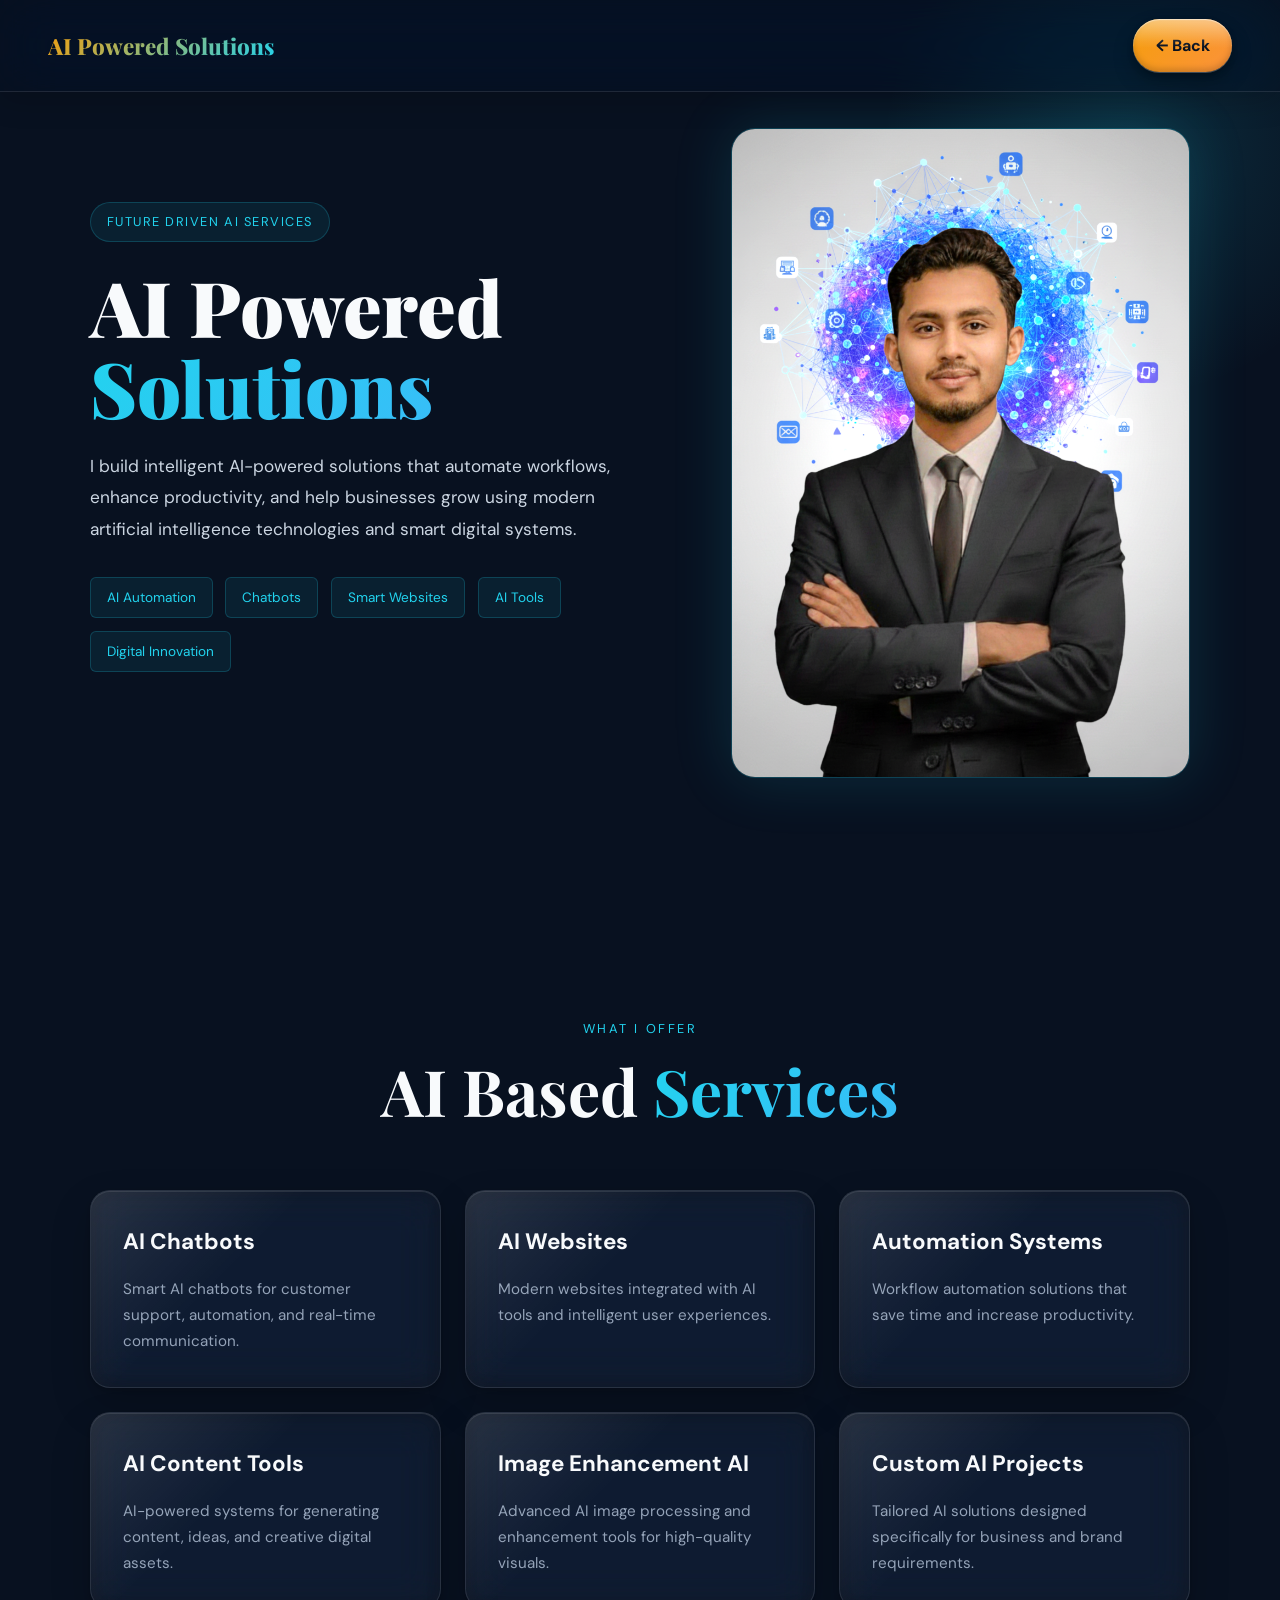
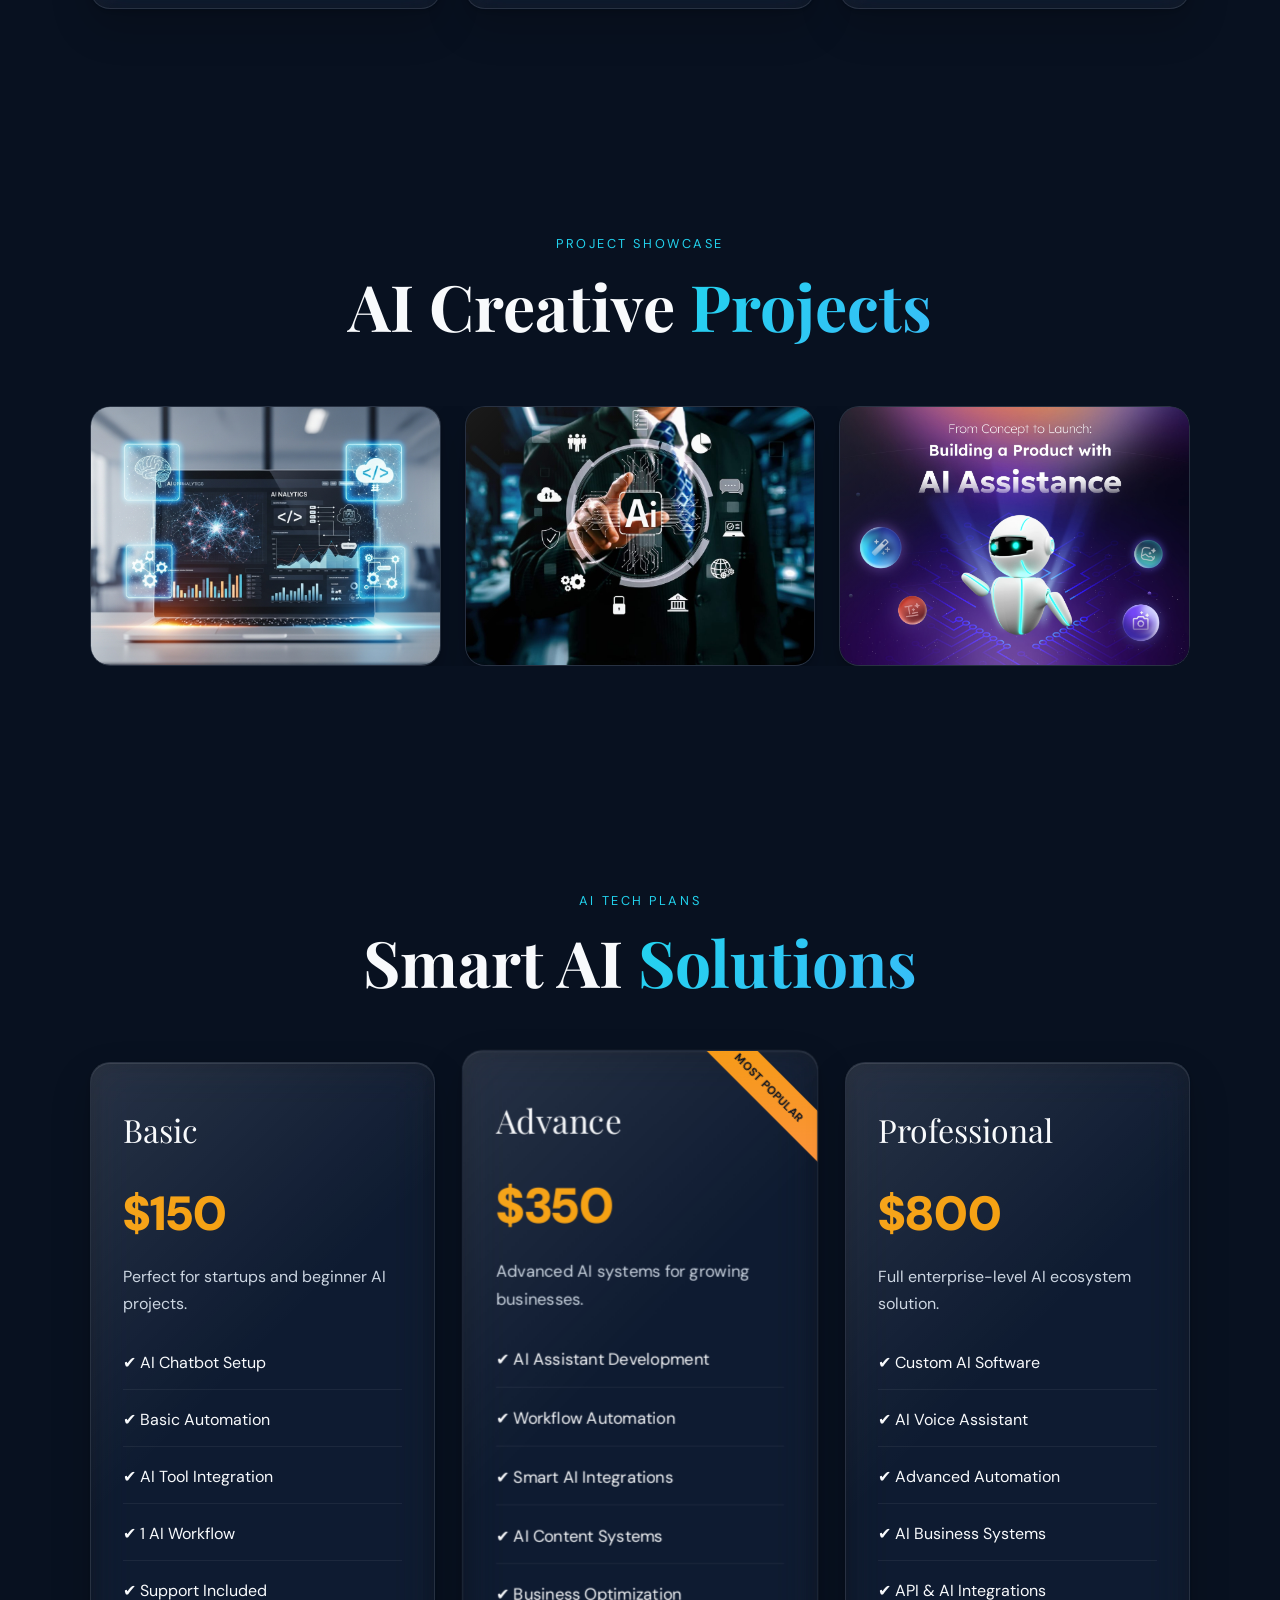
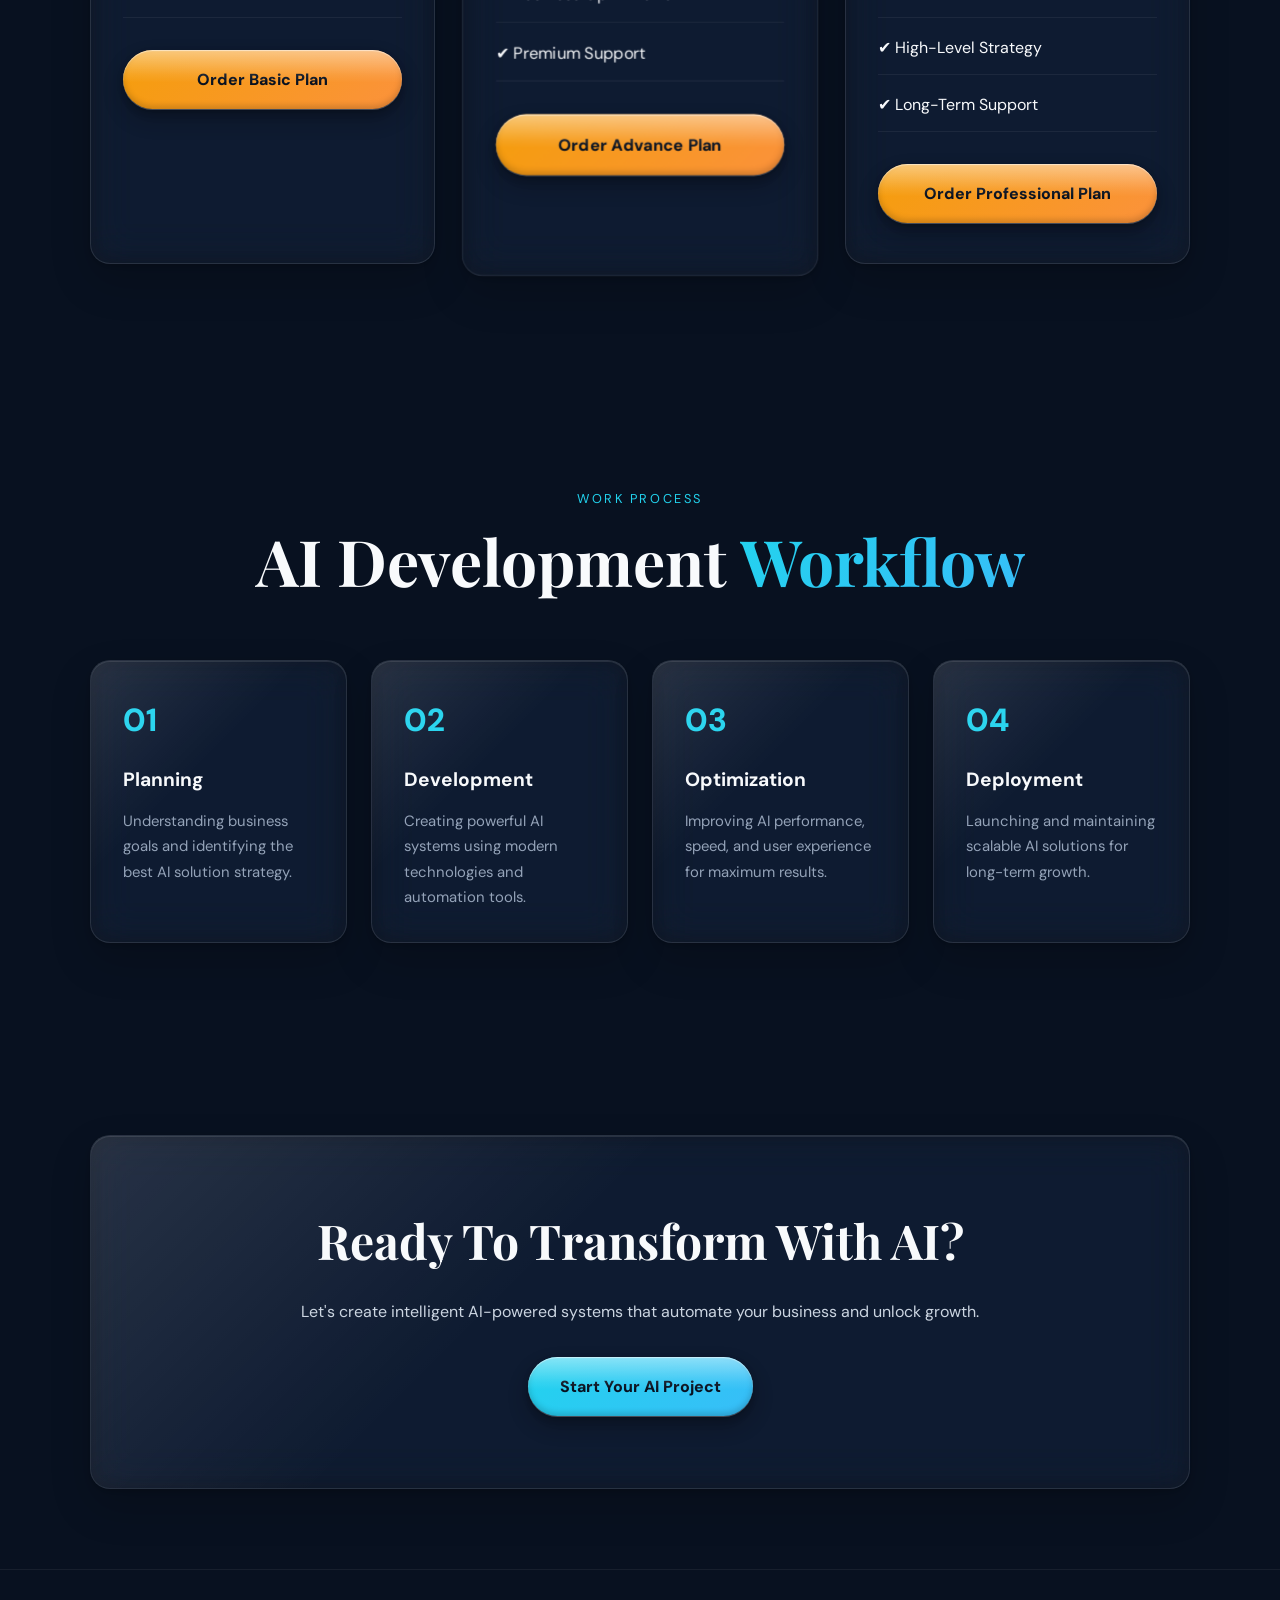
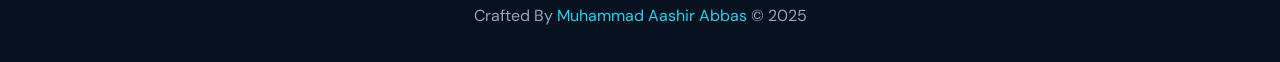
<file: ai-tech.html>
<!-- ========================= ai-powered-solutions.html ========================= -->
<!DOCTYPE html>
<html lang="en">

<head>
  <meta charset="UTF-8" />
  <meta name="viewport" content="width=device-width, initial-scale=1.0" />

  <title>AI Powered Solutions — Muhammad Aashir Abbas</title>
  <link rel="icon" type="image/png" sizes="512x512" href="njnjnjnj.jpeg">
  

  <link href="https://fonts.googleapis.com/css2?family=Playfair+Display:wght@400;700;900&family=DM+Sans:wght@300;400;500;700&display=swap" rel="stylesheet">

  <style>
    :root{
      --navy:#081120;
      --deep:#0F172A;
      --card:#132238;
      --slate:#1E293B;

      --amber:#F59E0B;
      --orange:#FB923C;
      --gold:#FDBA74;

      --cyan:#22D3EE;
      --sky:#38BDF8;

      --white:#F8FAFC;
      --silver:#CBD5E1;
      --muted:#94A3B8;

      --font-display:'Playfair Display', serif;
      --font-body:'DM Sans', sans-serif;
    }

    *{
      margin:0;
      padding:0;
      box-sizing:border-box;
    }

    html{
      scroll-behavior:smooth;
    }

    body{
      background:var(--navy);
      color:var(--white);
      font-family:var(--font-body);
      overflow-x:hidden;
      line-height:1.7;
    }

    a{
      text-decoration:none;
    }

    /* NAVBAR */

nav{
  position:fixed;
  top:0;
  left:0;
  width:100%;
  z-index:1000;

  display:flex;
  justify-content:space-between;
  align-items:center;

  padding:1.2rem 3rem;

  background:rgba(8,17,32,.8);

  -webkit-backdrop-filter:blur(18px);
  backdrop-filter:blur(18px);

  border-bottom:1px solid rgba(34,211,238,.1);
}

    .logo{
      font-size:1.4rem;
      font-weight:800;
      font-family:var(--font-display);

      background:linear-gradient(135deg,var(--amber),var(--cyan));
      -webkit-background-clip: text;
background-clip: text;

      -webkit-text-fill-color:transparent;
    }

    .back-btn{
      padding:.8rem 1.4rem;
      border-radius:8px;

      background:linear-gradient(135deg,var(--amber),var(--orange));
      color:var(--navy);

      font-weight:700;
      transition:.3s;
    }

    .back-btn:hover{
      transform:translateY(-3px);
      box-shadow:0 15px 40px rgba(245,158,11,.25);
    }

    /* HERO */

    .hero{
      min-height:100vh;

      display:grid;
      grid-template-columns:1.1fr .9fr;
      align-items:center;
      gap:5rem;

      padding:8rem 7%;
      position:relative;
    }

    .hero::before{
      content:'';
      position:absolute;
      width:500px;
      height:500px;
      border-radius:50%;

      background:radial-gradient(circle,
      rgba(34,211,238,.15) 0%,
      transparent 70%);

      top:-100px;
      right:-100px;
    }

    .hero-text{
      position:relative;
      z-index:2;
    }

    .mini{
      display:inline-block;

      padding:.5rem 1rem;
      margin-bottom:1.5rem;

      border-radius:100px;

      background:rgba(34,211,238,.08);
      border:1px solid rgba(34,211,238,.2);

      color:var(--cyan);

      font-size:.8rem;
      letter-spacing:.12em;
      text-transform:uppercase;
    }

    .hero h1{
      font-size:clamp(3rem,6vw,5.5rem);
      line-height:1.05;
      margin-bottom:1.5rem;

      font-family:var(--font-display);
      font-weight:900;
    }

    .hero h1 span{
  background:linear-gradient(
    135deg,
    var(--cyan),
    var(--sky)
  );

  -webkit-background-clip:text;
  background-clip:text;

  -webkit-text-fill-color:transparent;
  color:transparent;
}

.hero p{
  color:var(--silver);

  font-size:1.08rem;

  margin-bottom:2rem;

  max-width:700px;

  line-height:1.8;
}

.hero-tags{
  display:flex;

  flex-wrap:wrap;

  gap:.8rem;

  margin-bottom:2rem;
}

.hero-tags span{
  padding:.5rem 1rem;

  border-radius:6px;

  background:rgba(34,211,238,.08);

  border:1px solid rgba(34,211,238,.2);

  color:var(--cyan);

  font-size:.85rem;
}

.hero-image{
  position:relative;

  z-index:2;
}

.hero-image img{
  width:100%;

  height:650px;

  object-fit:cover;

  border-radius:24px;

  border:1px solid rgba(34,211,238,.25);

  box-shadow:
    0 0 60px rgba(34,211,238,.15);

  display:block;
}

/* SECTION */

section{
  padding:7rem 7%;

  position:relative;
}

.section-title{
  text-align:center;

  margin-bottom:4rem;
}

.section-title .small{
  color:var(--cyan);

  text-transform:uppercase;

  letter-spacing:.2em;

  font-size:.8rem;

  margin-bottom:1rem;
}

.section-title h2{
  font-size:clamp(2.3rem,5vw,4rem);

  font-family:var(--font-display);

  line-height:1.1;
}

.section-title h2 span{
  background:linear-gradient(
    135deg,
    var(--cyan),
    var(--sky)
  );

  -webkit-background-clip:text;
  background-clip:text;

  -webkit-text-fill-color:transparent;
  color:transparent;
}
    /* SERVICES */

    .service-grid{
      display:grid;
      grid-template-columns:repeat(auto-fit,minmax(280px,1fr));
      gap:1.5rem;
    }

    .service-card{
      background:rgba(19,34,56,.65);

      border:1px solid rgba(255,255,255,.06);

      border-radius:20px;

      padding:2rem;

      transition:.4s;
    }

    .service-card:hover{
      transform:translateY(-8px);

      border-color:rgba(34,211,238,.3);

      box-shadow:0 20px 50px rgba(34,211,238,.08);
    }

    .service-card h3{
      font-size:1.4rem;
      margin-bottom:1rem;
      color:var(--white);
    }

    .service-card p{
      color:var(--muted);
      font-size:.95rem;
    }

    /* GALLERY */

    .gallery{
      display:grid;
      grid-template-columns:repeat(3,1fr);
      gap:1.5rem;
    }

    .gallery-box{
      height:260px;

      border-radius:18px;

      overflow:hidden;

      border:1px solid rgba(255,255,255,.08);

      background:var(--card);

      position:relative;
    }

    .gallery-box img{
      width:100%;
      height:100%;
      object-fit:cover;
      transition:.5s;
    }

    .gallery-box:hover img{
      transform:scale(1.08);
    }

    /* PROCESS */

    .process{
      display:grid;
      grid-template-columns:repeat(auto-fit,minmax(240px,1fr));
      gap:1.5rem;
    }

    .process-box{
      background:rgba(19,34,56,.55);
      border:1px solid rgba(255,255,255,.07);

      padding:2rem;
      border-radius:18px;

      transition:.4s;
    }

    .process-box:hover{
      transform:translateY(-6px);
      border-color:rgba(34,211,238,.25);
    }

    .process-number{
      font-size:2rem;
      font-weight:800;
      color:var(--cyan);
      margin-bottom:1rem;
    }

    .process-box h4{
      margin-bottom:.8rem;
      font-size:1.2rem;
    }

    .process-box p{
      color:var(--muted);
      font-size:.93rem;
    }
    /* ================= DIGITAL MARKETING PRICING ================= */

.pricing-section{
  padding:7rem 7%;
}

.pricing-grid{
  display:grid;
  grid-template-columns:repeat(auto-fit,minmax(300px,1fr));
  gap:2rem;
  margin-top:4rem;
}

.pricing-card{
  position:relative;

  background:rgba(19,34,56,.65);

  border:1px solid rgba(255,255,255,.08);

  border-radius:24px;

  padding:2.5rem 2rem;

  transition:.4s;

  overflow:hidden;
}

.pricing-card:hover{
  transform:translateY(-10px);

  border-color:rgba(245,158,11,.35);

  box-shadow:0 25px 60px rgba(245,158,11,.12);
}

.featured-plan{
  border:1px solid rgba(245,158,11,.45);

  transform:scale(1.03);
}

.popular-tag{
  position:absolute;
  top:18px;
  right:-45px;

  background:linear-gradient(135deg,var(--amber),var(--orange));

  color:var(--navy);

  padding:.5rem 3rem;

  font-size:.7rem;
  font-weight:800;

  transform:rotate(45deg);
}

.plan-name{
  font-size:2rem;
  font-family:var(--font-display);
  margin-bottom:1rem;
}

.plan-price{
  font-size:3rem;
  font-weight:900;

  color:var(--amber);

  margin-bottom:.5rem;
}

.plan-desc{
  color:var(--silver);
  margin-bottom:2rem;
}

.plan-features{
  list-style:none;
  margin-bottom:2rem;
}

.plan-features li{
  margin-bottom:1rem;
  color:var(--white);

  border-bottom:1px solid rgba(255,255,255,.06);

  padding-bottom:.8rem;
}

.plan-btn{
  display:block;

  text-align:center;

  padding:1rem;

  border-radius:12px;

  background:linear-gradient(135deg,var(--amber),var(--orange));

  color:var(--navy);

  font-weight:800;

  transition:.3s;
}

.plan-btn:hover{
  transform:translateY(-3px);
}

    /* CTA */

    .cta{
      text-align:center;

      padding:5rem 7%;
    }

    .cta-box{
      background:linear-gradient(135deg,
      rgba(34,211,238,.12),
      rgba(56,189,248,.08));

      border:1px solid rgba(34,211,238,.2);

      border-radius:30px;

      padding:4rem 2rem;
    }

    .cta-box h2{
      font-size:3rem;
      margin-bottom:1rem;
      font-family:var(--font-display);
    }

    .cta-box p{
      color:var(--silver);
      max-width:700px;
      margin:auto auto 2rem;
    }

    .cta-btn{
      display:inline-block;

      padding:1rem 2rem;

      border-radius:10px;

      background:linear-gradient(135deg,var(--cyan),var(--sky));

      color:var(--navy);

      font-weight:800;
    }

    footer{
      padding:2rem;
      text-align:center;
      color:var(--muted);

      border-top:1px solid rgba(255,255,255,.06);
    }

    footer span{
      color:var(--cyan);
    }

    @media(max-width:1000px){

      .hero{
        grid-template-columns:1fr;
      }

      .gallery{
        grid-template-columns:1fr;
      }

      nav{
        padding:1rem 1.5rem;
      }

      section,
      .hero{
        padding-left:1.5rem;
        padding-right:1.5rem;
      }

      .hero-image img{
        height:500px;
      }
    }
  </style>
  <link rel="stylesheet" href="theme-glass.css">
</head>

<body>

  <!-- NAVBAR -->

  <nav>

    <div class="logo">AI Powered Solutions</div>

    <a href="index.html" class="back-btn">
      ← Back
    </a>

  </nav>

  <!-- HERO -->

  <section class="hero">

    <div class="hero-text">

      <div class="mini">
        Future Driven AI Services
      </div>

      <h1>
        AI Powered <span>Solutions</span>
      </h1>

      <p>
        I build intelligent AI-powered solutions that automate workflows,
        enhance productivity, and help businesses grow using modern
        artificial intelligence technologies and smart digital systems.
      </p>

      <div class="hero-tags">
        <span>AI Automation</span>
        <span>Chatbots</span>
        <span>Smart Websites</span>
        <span>AI Tools</span>
        <span>Digital Innovation</span>
      </div>

    </div>

    <div class="hero-image">

      <!-- AI MAIN IMAGE YA PORTRAIT YAHA ADD KARO -->
      <img src="koko.png" alt="AI Solutions">

    </div>

  </section>

  <!-- SERVICES -->

  <section>

    <div class="section-title">

      <div class="small">
        WHAT I OFFER
      </div>

      <h2>
        AI Based <span>Services</span>
      </h2>

    </div>

    <div class="service-grid">

      <div class="service-card">
        <h3>AI Chatbots</h3>
        <p>
          Smart AI chatbots for customer support,
          automation, and real-time communication.
        </p>
      </div>

      <div class="service-card">
        <h3>AI Websites</h3>
        <p>
          Modern websites integrated with AI tools
          and intelligent user experiences.
        </p>
      </div>

      <div class="service-card">
        <h3>Automation Systems</h3>
        <p>
          Workflow automation solutions that save
          time and increase productivity.
        </p>
      </div>

      <div class="service-card">
        <h3>AI Content Tools</h3>
        <p>
          AI-powered systems for generating content,
          ideas, and creative digital assets.
        </p>
      </div>

      <div class="service-card">
        <h3>Image Enhancement AI</h3>
        <p>
          Advanced AI image processing and enhancement
          tools for high-quality visuals.
        </p>
      </div>

      <div class="service-card">
        <h3>Custom AI Projects</h3>
        <p>
          Tailored AI solutions designed specifically
          for business and brand requirements.
        </p>
      </div>

    </div>

  </section>

  <!-- GALLERY -->

  <section>

    <div class="section-title">

      <div class="small">
        PROJECT SHOWCASE
      </div>

      <h2>
        AI Creative <span>Projects</span>
      </h2>

    </div>

    <div class="gallery">

      <div class="gallery-box">
        <!-- AI PROJECT IMAGE 1 YAHA ADD KARO -->
        <img src="34343ai.png" alt="" onclick="openImage(this.src)">
      </div>

      <div class="gallery-box">
        <!-- AI PROJECT IMAGE 2 YAHA ADD KARO -->
        <img src="9898ai.jpg" alt="" onclick="openImage(this.src)">
      </div>

      <div class="gallery-box">
        <!-- AI PROJECT IMAGE 3 YAHA ADD KARO -->
        <img src="45454ai.jpg" alt="" onclick="openImage(this.src)">
      </div>

    </div>

  </section>
  <!-- ================= AI TECH PRICING SECTION ================= -->

<section class="pricing-section">

  <div class="section-title">

    <div class="small">
      AI TECH PLANS
    </div>

    <h2>
      Smart AI <span>Solutions</span>
    </h2>

  </div>

  <div class="pricing-grid">

    <!-- BASIC -->

    <div class="pricing-card">

      <div class="plan-name">Basic</div>

      <div class="plan-price">$150</div>

      <div class="plan-desc">
        Perfect for startups and beginner AI projects.
      </div>

      <ul class="plan-features">
        <li>✔ AI Chatbot Setup</li>
        <li>✔ Basic Automation</li>
        <li>✔ AI Tool Integration</li>
        <li>✔ 1 AI Workflow</li>
        <li>✔ Support Included</li>
      </ul>

      <a href="https://wa.me/923296625497?text=Assalam%20o%20Alikum%20I%20want%20Basic%20AI%20Tech%20Plan%20for%20$150"
   target="_blank"
   rel="noopener noreferrer"
   class="plan-btn">

   Order Basic Plan

</a>

    </div>

    <!-- ADVANCE -->

    <div class="pricing-card featured-plan">

      <div class="popular-tag">
        MOST POPULAR
      </div>

      <div class="plan-name">Advance</div>

      <div class="plan-price">$350</div>

      <div class="plan-desc">
        Advanced AI systems for growing businesses.
      </div>

      <ul class="plan-features">
        <li>✔ AI Assistant Development</li>
        <li>✔ Workflow Automation</li>
        <li>✔ Smart AI Integrations</li>
        <li>✔ AI Content Systems</li>
        <li>✔ Business Optimization</li>
        <li>✔ Premium Support</li>
      </ul>

      <a href="https://wa.me/923296625497?text=Assalam%20o%20Alikum%20I%20want%20Advance%20AI%20Tech%20Plan%20for%20$350"
         target="_blank"
         rel="noopener noreferrer"
         class="plan-btn">

         Order Advance Plan

      </a>

    </div>

    <!-- PROFESSIONAL -->

    <div class="pricing-card">

      <div class="plan-name">Professional</div>

      <div class="plan-price">$800</div>

      <div class="plan-desc">
        Full enterprise-level AI ecosystem solution.
      </div>

      <ul class="plan-features">
        <li>✔ Custom AI Software</li>
        <li>✔ AI Voice Assistant</li>
        <li>✔ Advanced Automation</li>
        <li>✔ AI Business Systems</li>
        <li>✔ API & AI Integrations</li>
        <li>✔ High-Level Strategy</li>
        <li>✔ Long-Term Support</li>
      </ul>

      <a href="https://wa.me/923296625497?text=Assalam%20o%20Alikum%20I%20want%20Professional%20AI%20Tech%20Plan%20for%20$800"
         target="_blank"
         rel="noopener noreferrer"
         class="plan-btn">

         Order Professional Plan

      </a>

    </div>

  </div>

</section>

  <!-- PROCESS -->

  <section>

    <div class="section-title">

      <div class="small">
        WORK PROCESS
      </div>

      <h2>
        AI Development <span>Workflow</span>
      </h2>

    </div>

    <div class="process">

      <div class="process-box">
        <div class="process-number">01</div>
        <h4>Planning</h4>
        <p>
          Understanding business goals and identifying
          the best AI solution strategy.
        </p>
      </div>

      <div class="process-box">
        <div class="process-number">02</div>
        <h4>Development</h4>
        <p>
          Creating powerful AI systems using modern
          technologies and automation tools.
        </p>
      </div>

      <div class="process-box">
        <div class="process-number">03</div>
        <h4>Optimization</h4>
        <p>
          Improving AI performance, speed,
          and user experience for maximum results.
        </p>
      </div>

      <div class="process-box">
        <div class="process-number">04</div>
        <h4>Deployment</h4>
        <p>
          Launching and maintaining scalable AI
          solutions for long-term growth.
        </p>
      </div>

    </div>

  </section>

  <!-- CTA -->

  <section class="cta">

    <div class="cta-box">

      <h2>
        Ready To Transform With AI?
      </h2>

      <p>
  Let's create intelligent AI-powered systems
  that automate your business and unlock growth.
</p>

<a 
  href="https://wa.me/923296625497?text=Sir%20Asalam%20o%20Alikum"
  target="_blank"
  rel="noopener noreferrer"
  class="cta-btn"
>
  Start Your AI Project
</a>

  </section>

  <!-- FOOTER -->

  <footer>

    Crafted By
    <span>Muhammad Aashir Abbas</span>
    © 2025

  </footer>

</body>
</html>
</file>
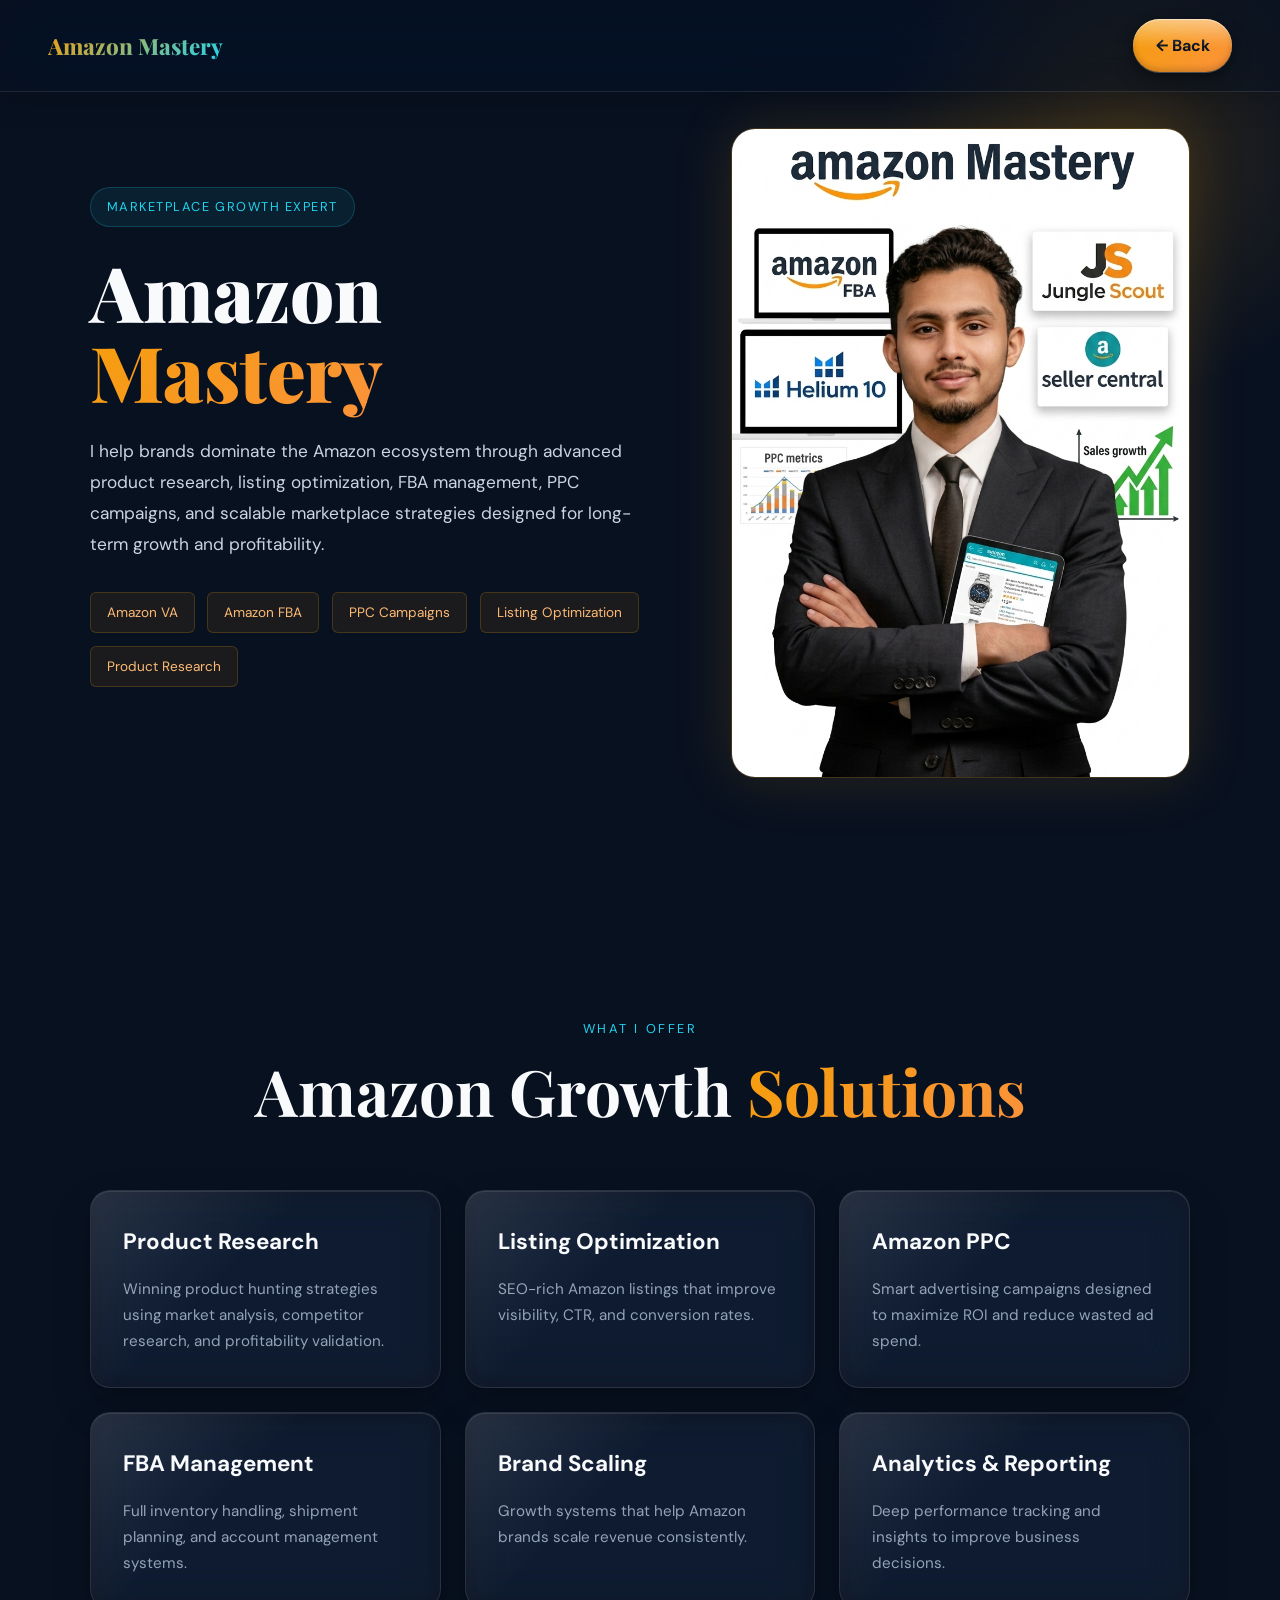
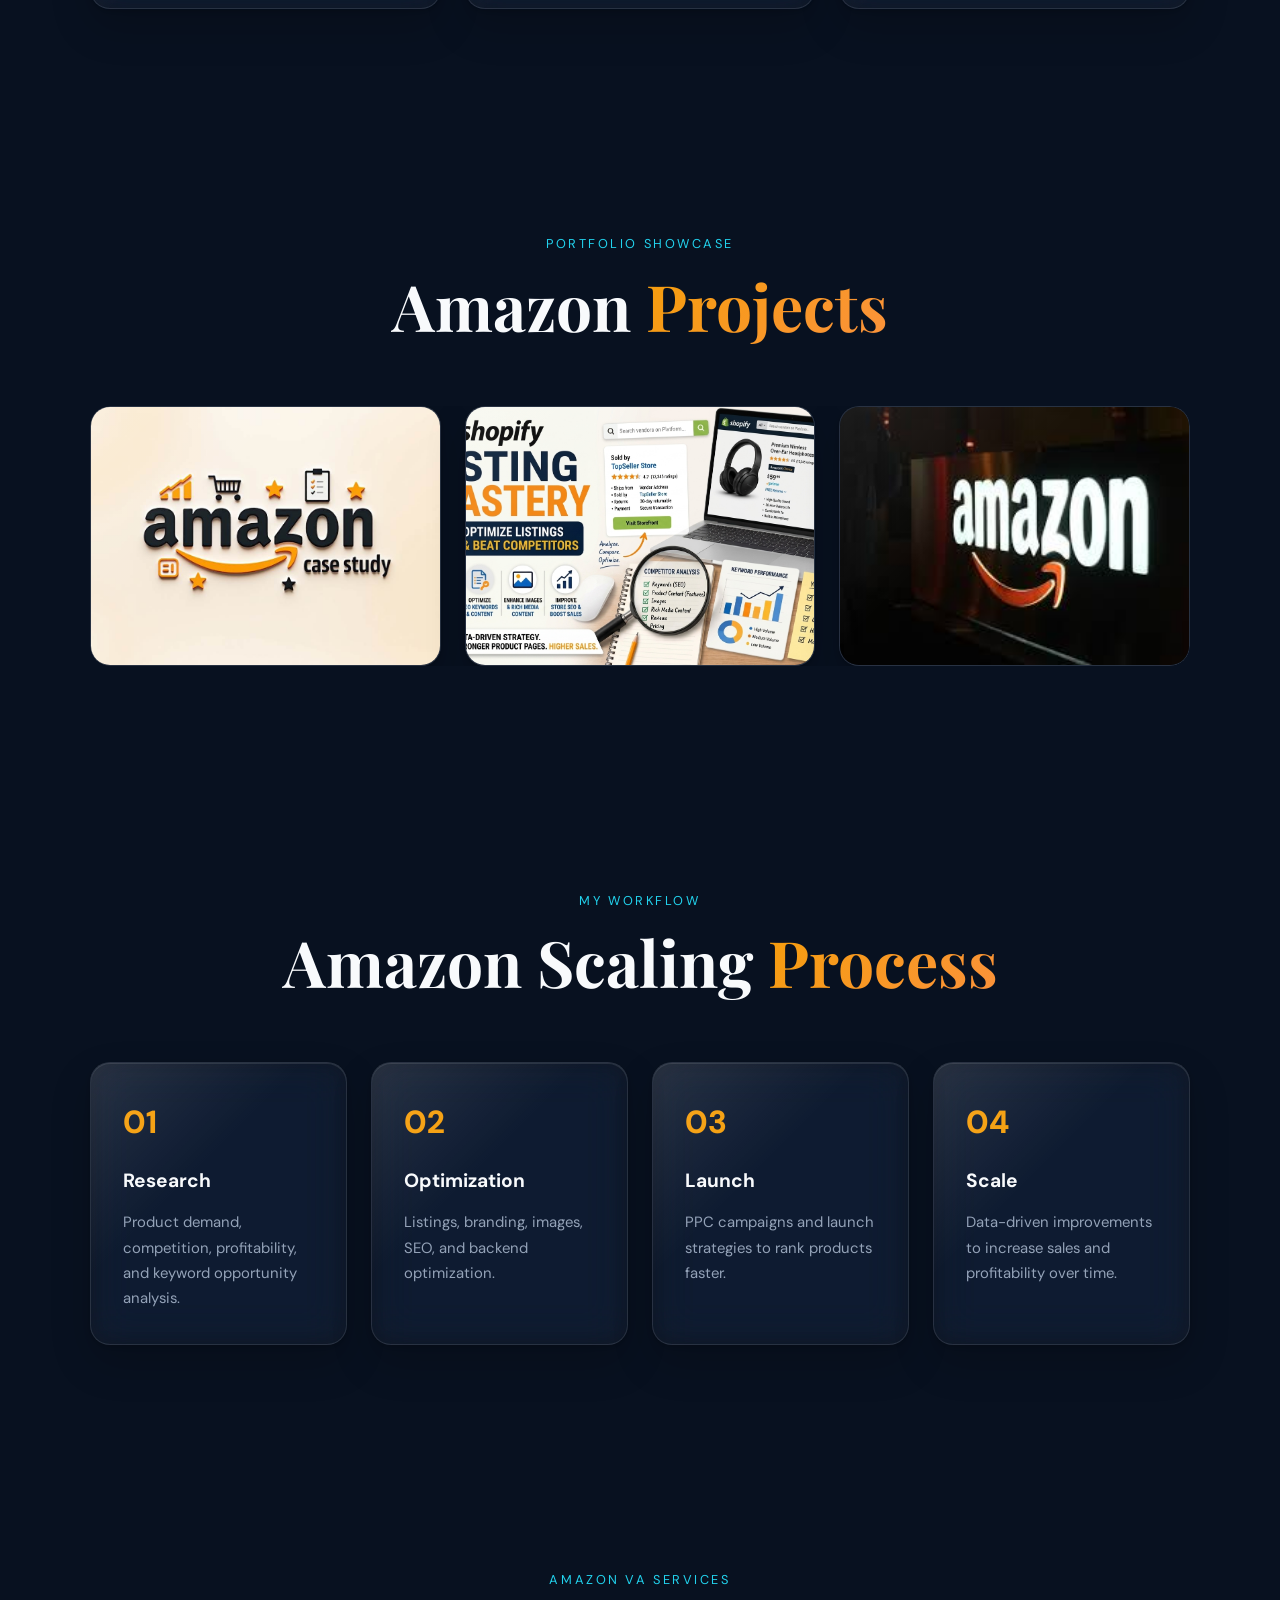
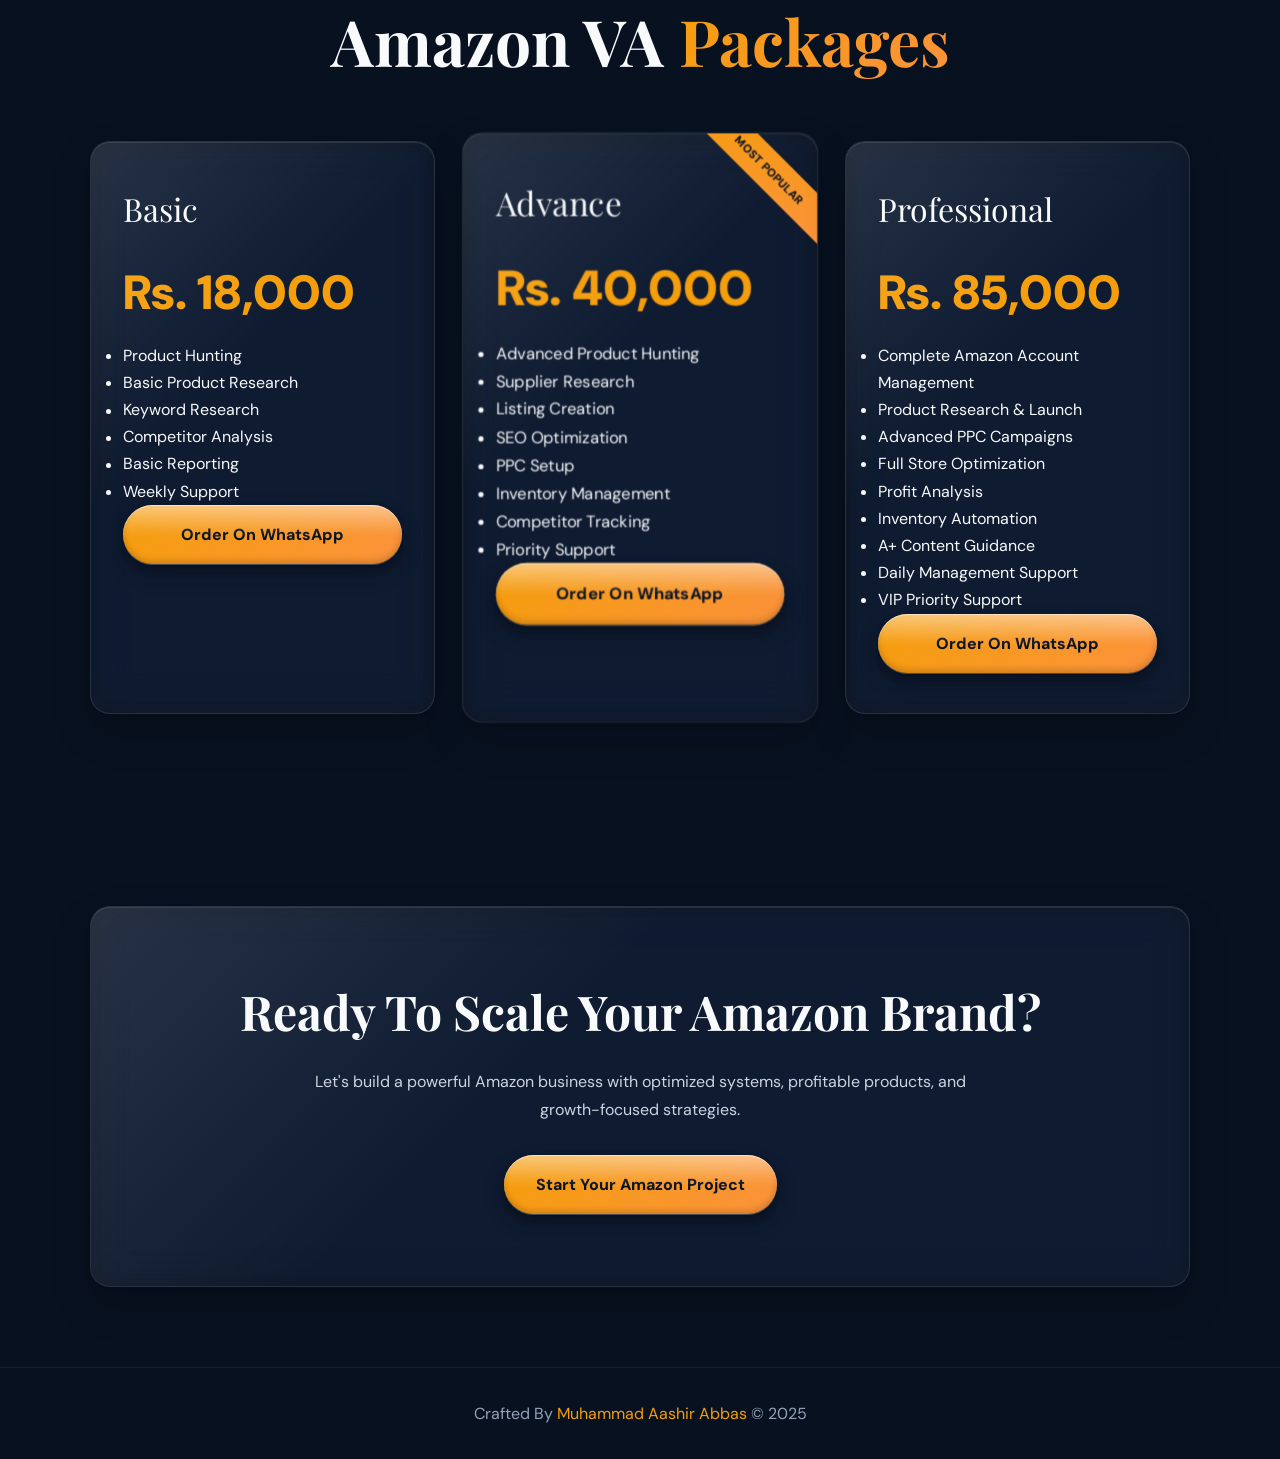
<file: amazon.html>
<!-- ========================= amazon.html ========================= -->
<!DOCTYPE html>
<html lang="en">

<head>
  <meta charset="UTF-8" />
  <meta name="viewport" content="width=device-width, initial-scale=1.0" />

  <title>Amazon Mastery — Muhammad Aashir Abbas</title>
  <link rel="icon" type="image/png" sizes="512x512" href="njnjnjnj.jpeg">

  <link href="https://fonts.googleapis.com/css2?family=Playfair+Display:wght@400;700;900&family=DM+Sans:wght@300;400;500;700&display=swap" rel="stylesheet">

  <style>
    :root{
      --navy:#081120;
      --deep:#0F172A;
      --card:#132238;
      --slate:#1E293B;

      --amber:#F59E0B;
      --orange:#FB923C;
      --gold:#FDBA74;

      --cyan:#22D3EE;
      --sky:#38BDF8;

      --white:#F8FAFC;
      --silver:#CBD5E1;
      --muted:#94A3B8;

      --font-display:'Playfair Display', serif;
      --font-body:'DM Sans', sans-serif;
    }

    *{
      margin:0;
      padding:0;
      box-sizing:border-box;
    }

    html{
      scroll-behavior:smooth;
    }

    body{
      background:var(--navy);
      color:var(--white);
      font-family:var(--font-body);
      overflow-x:hidden;
      line-height:1.7;
    }

    a{
      text-decoration:none;
    }

    nav{
  position: fixed;
  top: 0;
  left: 0;
  width: 100%;

  z-index: 1000;

  display: flex;
  justify-content: space-between;
  align-items: center;

  padding: 1.2rem 3rem;

  background: rgba(8,17,32,0.8);

  -webkit-backdrop-filter: blur(18px);
  backdrop-filter: blur(18px);

  border-bottom: 1px solid rgba(34,211,238,0.1);

  box-sizing: border-box;
}
    .logo{
  font-size:1.4rem;
  font-weight:800;
  font-family:var(--font-display);

  background:linear-gradient(
    135deg,
    var(--amber),
    var(--cyan)
  );

  -webkit-background-clip:text;
  background-clip:text;

  -webkit-text-fill-color:transparent;
  color:transparent;
}

.back-btn{
  padding:.8rem 1.4rem;

  border-radius:8px;

  background:linear-gradient(
    135deg,
    var(--amber),
    var(--orange)
  );

  color:var(--navy);

  font-weight:700;

  transition:
    transform .3s ease,
    box-shadow .3s ease;

  display:inline-flex;
  align-items:center;
  justify-content:center;
}

.back-btn:hover{
  transform:translateY(-3px);

  box-shadow:
    0 15px 40px rgba(245,158,11,.25);
}

/* HERO */

.hero{
  min-height:100vh;

  display:grid;

  grid-template-columns:1.1fr .9fr;

  align-items:center;
  gap:5rem;

  padding:8rem 7%;

  position:relative;

  overflow:hidden;
}

.hero::before{
  content:'';

  position:absolute;

  width:500px;
  height:500px;

  border-radius:50%;

  background:radial-gradient(
    circle,
    rgba(245,158,11,.15) 0%,
    transparent 70%
  );

  top:-100px;
  right:-100px;
}

.hero-text{
  position:relative;
  z-index:2;
}

.mini{
  display:inline-block;

  padding:.5rem 1rem;

  margin-bottom:1.5rem;

  border-radius:100px;

  background:rgba(34,211,238,.08);

  border:1px solid rgba(34,211,238,.2);

  color:var(--cyan);

  font-size:.8rem;

  letter-spacing:.12em;

  text-transform:uppercase;
}

.hero h1{
  font-size:clamp(3rem,6vw,5.5rem);

  line-height:1.05;

  margin-bottom:1.5rem;

  font-family:var(--font-display);

  font-weight:900;
}

.hero h1 span{
  background:linear-gradient(
    135deg,
    var(--amber),
    var(--orange)
  );

  -webkit-background-clip:text;
  background-clip:text;

  -webkit-text-fill-color:transparent;
  color:transparent;
}

.hero p{
  color:var(--silver);

  font-size:1.08rem;

  margin-bottom:2rem;

  max-width:700px;

  line-height:1.8;
}

.hero-tags{
  display:flex;

  flex-wrap:wrap;

  gap:.8rem;

  margin-bottom:2rem;
}

.hero-tags span{
  padding:.5rem 1rem;

  border-radius:6px;

  background:rgba(245,158,11,.08);

  border:1px solid rgba(245,158,11,.2);

  color:var(--gold);

  font-size:.85rem;
}

.hero-image{
  position:relative;

  z-index:2;
}

.hero-image img{
  width:100%;

  height:650px;

  object-fit:cover;

  border-radius:24px;

  border:1px solid rgba(245,158,11,.25);

  box-shadow:
    0 0 60px rgba(245,158,11,.15);

  display:block;
}

/* SECTION */

section{
  padding:7rem 7%;

  position:relative;
}

.section-title{
  text-align:center;

  margin-bottom:4rem;
}

.section-title .small{
  color:var(--cyan);

  text-transform:uppercase;

  letter-spacing:.2em;

  font-size:.8rem;

  margin-bottom:1rem;
}

.section-title h2{
  font-size:clamp(2.3rem,5vw,4rem);

  font-family:var(--font-display);

  line-height:1.1;
}

.section-title h2 span{
  background:linear-gradient(
    135deg,
    var(--amber),
    var(--orange)
  );

  -webkit-background-clip:text;
  background-clip:text;

  -webkit-text-fill-color:transparent;
  color:transparent;
}
    /* SERVICES */

    .service-grid{
      display:grid;
      grid-template-columns:repeat(auto-fit,minmax(280px,1fr));
      gap:1.5rem;
    }

    .service-card{
      background:rgba(19,34,56,.65);

      border:1px solid rgba(255,255,255,.06);

      border-radius:20px;

      padding:2rem;

      transition:.4s;
    }

    .service-card:hover{
      transform:translateY(-8px);

      border-color:rgba(245,158,11,.3);

      box-shadow:0 20px 50px rgba(245,158,11,.08);
    }

    .service-card h3{
      font-size:1.4rem;
      margin-bottom:1rem;
      color:var(--white);
    }

    .service-card p{
      color:var(--muted);
      font-size:.95rem;
    }

    /* GALLERY */

    .gallery{
      display:grid;
      grid-template-columns:repeat(3,1fr);
      gap:1.5rem;
    }

    .gallery-box{
      height:260px;

      border-radius:18px;

      overflow:hidden;

      border:1px solid rgba(255,255,255,.08);

      background:var(--card);

      position:relative;
    }

    .gallery-box img{
      width:100%;
      height:100%;
      object-fit:cover;
      transition:.5s;
    }

    .gallery-box:hover img{
      transform:scale(1.08);
    }

    /* PROCESS */

    .process{
      display:grid;
      grid-template-columns:repeat(auto-fit,minmax(240px,1fr));
      gap:1.5rem;
    }

    .process-box{
      background:rgba(19,34,56,.55);
      border:1px solid rgba(255,255,255,.07);

      padding:2rem;
      border-radius:18px;

      transition:.4s;
    }

    .process-box:hover{
      transform:translateY(-6px);
      border-color:rgba(34,211,238,.25);
    }

    .process-number{
      font-size:2rem;
      font-weight:800;
      color:var(--amber);
      margin-bottom:1rem;
    }

    .process-box h4{
      margin-bottom:.8rem;
      font-size:1.2rem;
    }

    .process-box p{
      color:var(--muted);
      font-size:.93rem;
    }
    /* ================= DIGITAL MARKETING PRICING ================= */

.pricing-section{
  padding:7rem 7%;
}

.pricing-grid{
  display:grid;
  grid-template-columns:repeat(auto-fit,minmax(300px,1fr));
  gap:2rem;
  margin-top:4rem;
}

.pricing-card{
  position:relative;

  background:rgba(19,34,56,.65);

  border:1px solid rgba(255,255,255,.08);

  border-radius:24px;

  padding:2.5rem 2rem;

  transition:.4s;

  overflow:hidden;
}

.pricing-card:hover{
  transform:translateY(-10px);

  border-color:rgba(245,158,11,.35);

  box-shadow:0 25px 60px rgba(245,158,11,.12);
}

.featured-plan{
  border:1px solid rgba(245,158,11,.45);

  transform:scale(1.03);
}

.popular-tag{
  position:absolute;
  top:18px;
  right:-45px;

  background:linear-gradient(135deg,var(--amber),var(--orange));

  color:var(--navy);

  padding:.5rem 3rem;

  font-size:.7rem;
  font-weight:800;

  transform:rotate(45deg);
}

.plan-name{
  font-size:2rem;
  font-family:var(--font-display);
  margin-bottom:1rem;
}

.plan-price{
  font-size:3rem;
  font-weight:900;

  color:var(--amber);

  margin-bottom:.5rem;
}

.plan-desc{
  color:var(--silver);
  margin-bottom:2rem;
}

.plan-features{
  list-style:none;
  margin-bottom:2rem;
}

.plan-features li{
  margin-bottom:1rem;
  color:var(--white);

  border-bottom:1px solid rgba(255,255,255,.06);

  padding-bottom:.8rem;
}

.plan-btn{
  display:block;

  text-align:center;

  padding:1rem;

  border-radius:12px;

  background:linear-gradient(135deg,var(--amber),var(--orange));

  color:var(--navy);

  font-weight:800;

  transition:.3s;
}

.plan-btn:hover{
  transform:translateY(-3px);
}

    /* CTA */

    .cta{
      text-align:center;

      padding:5rem 7%;
    }

    .cta-box{
      background:linear-gradient(135deg,
      rgba(245,158,11,.12),
      rgba(34,211,238,.08));

      border:1px solid rgba(245,158,11,.2);

      border-radius:30px;

      padding:4rem 2rem;
    }

    .cta-box h2{
      font-size:3rem;
      margin-bottom:1rem;
      font-family:var(--font-display);
    }

    .cta-box p{
      color:var(--silver);
      max-width:700px;
      margin:auto auto 2rem;
    }

    .cta-btn{
      display:inline-block;

      padding:1rem 2rem;

      border-radius:10px;

      background:linear-gradient(135deg,var(--amber),var(--orange));

      color:var(--navy);

      font-weight:800;
    }

    /* FOOTER */

    footer{
      padding:2rem;
      text-align:center;
      color:var(--muted);

      border-top:1px solid rgba(255,255,255,.06);
    }

    footer span{
      color:var(--amber);
    }

    /* RESPONSIVE */

    @media(max-width:1000px){

      .hero{
        grid-template-columns:1fr;
      }

      .gallery{
        grid-template-columns:1fr;
      }

      nav{
        padding:1rem 1.5rem;
      }

      section,
      .hero{
        padding-left:1.5rem;
        padding-right:1.5rem;
      }

      .hero-image img{
        height:500px;
      }
    }
  </style>
  <link rel="stylesheet" href="theme-glass.css">
</head>

<body>

  <!-- NAVBAR -->

  <nav>

    <div class="logo">Amazon Mastery</div>

    <a href="index.html" class="back-btn">
      ← Back
    </a>

  </nav>

  <!-- HERO -->

  <section class="hero">

    <div class="hero-text">

      <div class="mini">
        Marketplace Growth Expert
      </div>

      <h1>
        Amazon <span>Mastery</span>
      </h1>

      <p>
        I help brands dominate the Amazon ecosystem through advanced product research,
        listing optimization, FBA management, PPC campaigns, and scalable marketplace
        strategies designed for long-term growth and profitability.
      </p>

      <div class="hero-tags">
        <span>Amazon VA</span>
        <span>Amazon FBA</span>
        <span>PPC Campaigns</span>
        <span>Listing Optimization</span>
        <span>Product Research</span>
      </div>

    </div>

    <div class="hero-image">

      <!-- APNI PORTRAIT PIC YAHA LAGANI -->
      <img src="rty.png" alt="Amazon Expert">

    </div>

  </section>

  <!-- SERVICES -->

  <section>

    <div class="section-title">

      <div class="small">
        WHAT I OFFER
      </div>

      <h2>
        Amazon Growth <span>Solutions</span>
      </h2>

    </div>

    <div class="service-grid">

      <div class="service-card">
        <h3>Product Research</h3>
        <p>
          Winning product hunting strategies using market analysis,
          competitor research, and profitability validation.
        </p>
      </div>

      <div class="service-card">
        <h3>Listing Optimization</h3>
        <p>
          SEO-rich Amazon listings that improve visibility,
          CTR, and conversion rates.
        </p>
      </div>

      <div class="service-card">
        <h3>Amazon PPC</h3>
        <p>
          Smart advertising campaigns designed to maximize ROI
          and reduce wasted ad spend.
        </p>
      </div>

      <div class="service-card">
        <h3>FBA Management</h3>
        <p>
          Full inventory handling, shipment planning,
          and account management systems.
        </p>
      </div>

      <div class="service-card">
        <h3>Brand Scaling</h3>
        <p>
          Growth systems that help Amazon brands scale
          revenue consistently.
        </p>
      </div>

      <div class="service-card">
        <h3>Analytics & Reporting</h3>
        <p>
          Deep performance tracking and insights
          to improve business decisions.
        </p>
      </div>

    </div>

  </section>

  <!-- GALLERY -->

  <section>

    <div class="section-title">

      <div class="small">
        PORTFOLIO SHOWCASE
      </div>

      <h2>
        Amazon <span>Projects</span>
      </h2>

    </div>

    <div class="gallery">

      <div class="gallery-box">
        <!-- PIC 1 -->
        <img src="amazon-case-study.jpg" alt="" onclick="openImage(this.src)">
      </div>

      <div class="gallery-box">
        <!-- PIC 2 -->
        <img src="amazon.png" alt="" onclick="openImage(this.src)">
      </div>

      <div class="gallery-box">
        <!-- PIC 3 -->
        <img src="566666666654.jpg" alt="" onclick="openImage(this.src)">
        
      </div>

    </div>

  </section>

  <!-- PROCESS -->

  <section>

    <div class="section-title">

      <div class="small">
        MY WORKFLOW
      </div>

      <h2>
        Amazon Scaling <span>Process</span>
      </h2>

    </div>

    <div class="process">

      <div class="process-box">
        <div class="process-number">01</div>
        <h4>Research</h4>
        <p>
          Product demand, competition, profitability,
          and keyword opportunity analysis.
        </p>
      </div>

      <div class="process-box">
        <div class="process-number">02</div>
        <h4>Optimization</h4>
        <p>
          Listings, branding, images, SEO,
          and backend optimization.
        </p>
      </div>

      <div class="process-box">
        <div class="process-number">03</div>
        <h4>Launch</h4>
        <p>
          PPC campaigns and launch strategies
          to rank products faster.
        </p>
      </div>

      <div class="process-box">
        <div class="process-number">04</div>
        <h4>Scale</h4>
        <p>
          Data-driven improvements to increase
          sales and profitability over time.
        </p>
      </div>

    </div>

  </section>
  <!-- AMAZON VA PRICING PLANS -->

<section class="pricing-section">

  <div class="section-title">

    <div class="small">
      AMAZON VA SERVICES
    </div>

    <h2>
      Amazon VA <span>Packages</span>
    </h2>

  </div>

  <div class="pricing-grid">

    <!-- BASIC -->

    <div class="pricing-card">

      <div class="plan-name">
        Basic
      </div>

      <div class="plan-price">
        Rs. 18,000
      </div>

      <ul>

        <li>Product Hunting</li>
        <li>Basic Product Research</li>
        <li>Keyword Research</li>
        <li>Competitor Analysis</li>
        <li>Basic Reporting</li>
        <li>Weekly Support</li>

      </ul>

      <a href="https://wa.me/923296625497?text=Assalam%20o%20Alaikum%20Aashir%20Bhai%2C%20I%20want%20the%20Basic%20Amazon%20VA%20Package%20for%20Rs.%2018000"
         target="_blank"
         rel="noopener noreferrer"
         class="plan-btn">

         Order On WhatsApp

      </a>

    </div>





    <!-- ADVANCE -->

    <div class="pricing-card featured-plan">

      <div class="popular-tag">
        MOST POPULAR
      </div>

      <div class="plan-name">
        Advance
      </div>

      <div class="plan-price">
        Rs. 40,000
      </div>

      <ul>

        <li>Advanced Product Hunting</li>
        <li>Supplier Research</li>
        <li>Listing Creation</li>
        <li>SEO Optimization</li>
        <li>PPC Setup</li>
        <li>Inventory Management</li>
        <li>Competitor Tracking</li>
        <li>Priority Support</li>

      </ul>

      <a href="https://wa.me/923296625497?text=Assalam%20o%20Alaikum%20Aashir%20Bhai%2C%20I%20want%20the%20Advance%20Amazon%20VA%20Package%20for%20Rs.%2040000"
         target="_blank"
         rel="noopener noreferrer"
         class="plan-btn">

         Order On WhatsApp

      </a>

    </div>





    <!-- PROFESSIONAL -->

    <div class="pricing-card">

      <div class="plan-name">
        Professional
      </div>

      <div class="plan-price">
        Rs. 85,000
      </div>

      <ul>

        <li>Complete Amazon Account Management</li>
        <li>Product Research & Launch</li>
        <li>Advanced PPC Campaigns</li>
        <li>Full Store Optimization</li>
        <li>Profit Analysis</li>
        <li>Inventory Automation</li>
        <li>A+ Content Guidance</li>
        <li>Daily Management Support</li>
        <li>VIP Priority Support</li>

      </ul>

      <a href="https://wa.me/923296625497?text=Assalam%20o%20Alaikum%20Aashir%20Bhai%2C%20I%20want%20the%20Professional%20Amazon%20VA%20Package%20for%20Rs.%2085000"
         target="_blank"
         rel="noopener noreferrer"
         class="plan-btn">

         Order On WhatsApp

      </a>

    </div>
    

  </div>
  

</section>

  <!-- CTA -->

  <section class="cta">

    <div class="cta-box">

      <h2>
        Ready To Scale Your Amazon Brand?
      </h2>

     <p>
  Let's build a powerful Amazon business with optimized systems,
  profitable products, and growth-focused strategies.
</p>

<a href="https://wa.me/923296625497?text=Tell%20Me%20About%20Your%20Amazon%20Mastery%20Strategy%20%F0%9F%92%95"
   target="_blank"
   rel="noopener noreferrer"
   class="cta-btn">

   Start Your Amazon Project

</a>

  </section>

  <!-- FOOTER -->

  <footer>

    Crafted By
    <span>Muhammad Aashir Abbas</span>
    © 2025

  </footer>

</body>
</html>
</file>
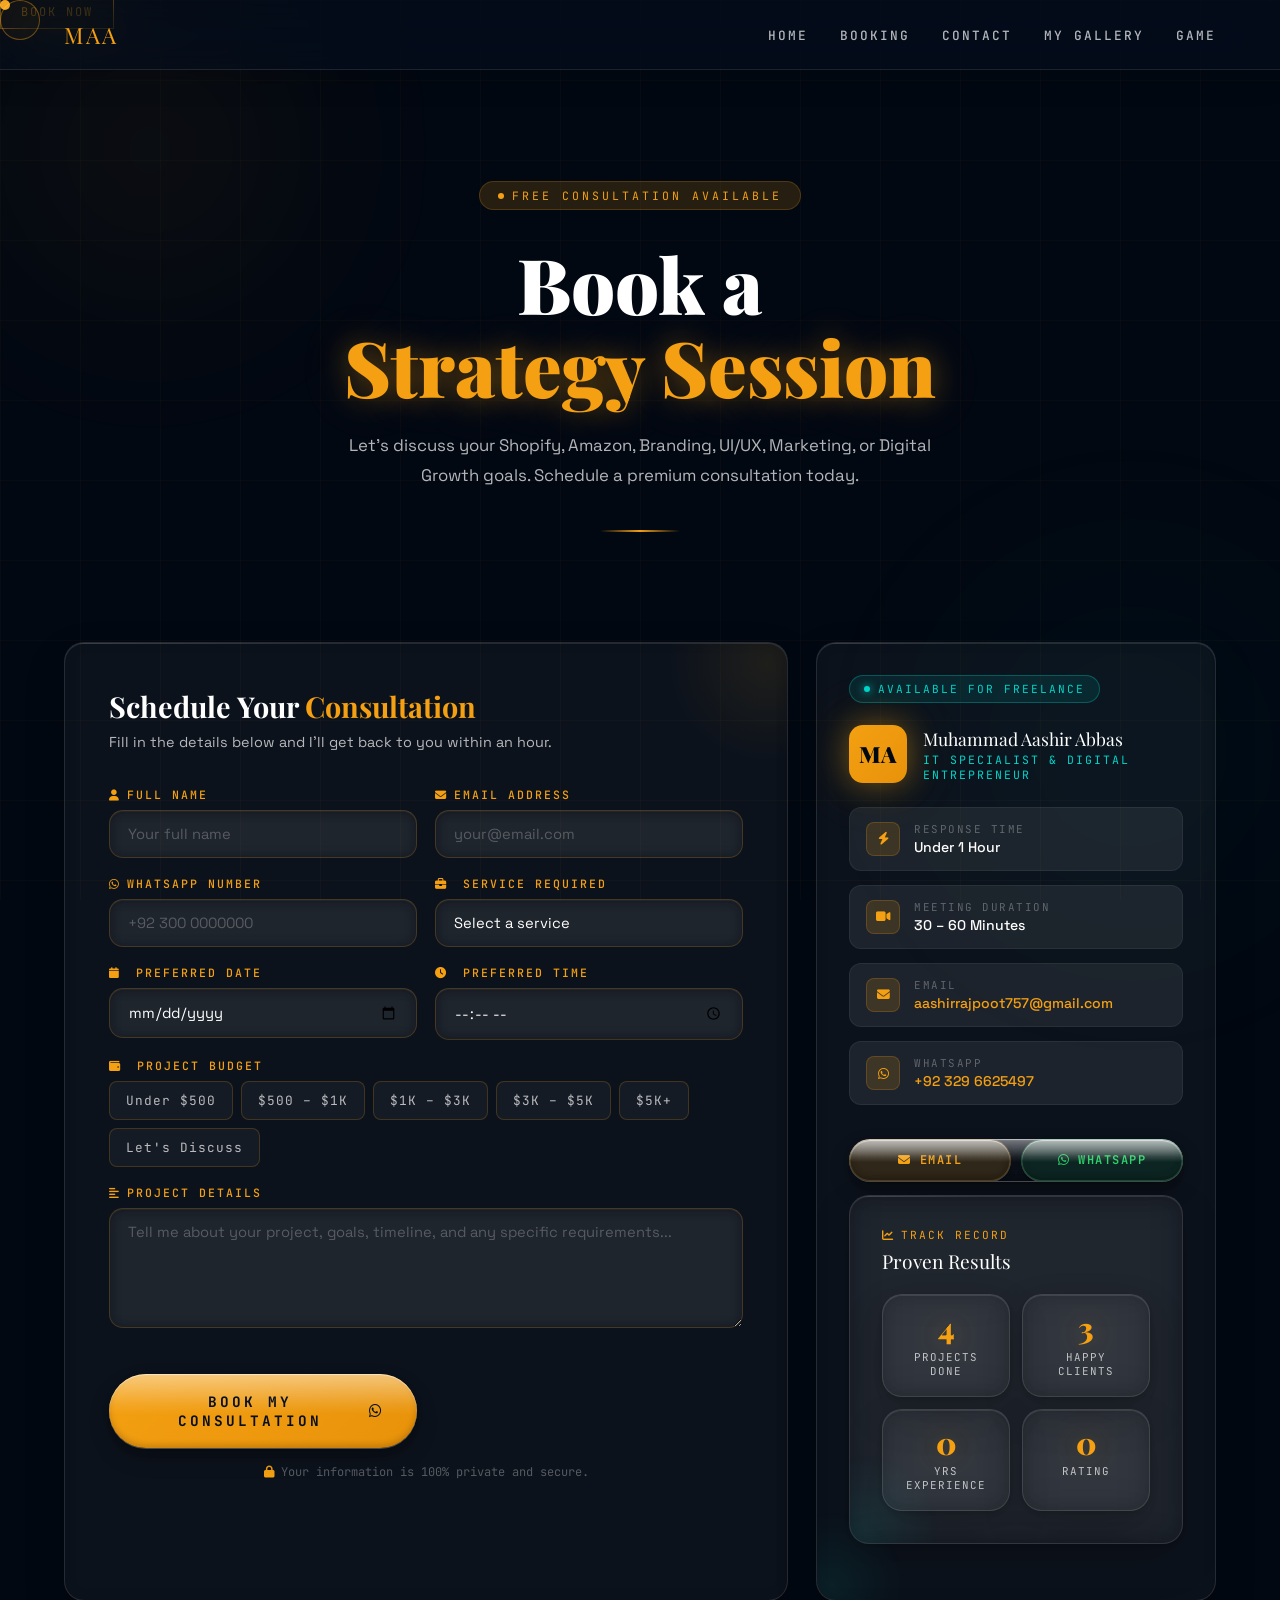
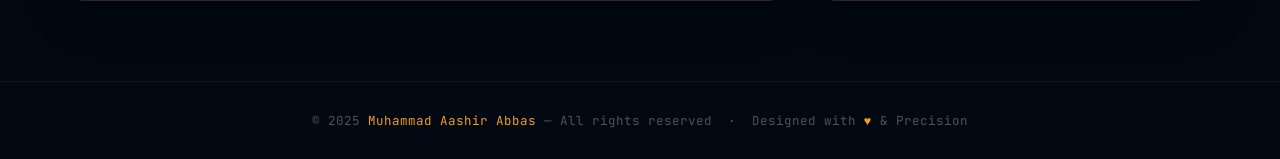
<file: booking.html>
<!DOCTYPE html>
<html lang="en">
<head>
<meta charset="UTF-8">
<meta name="viewport" content="width=device-width, initial-scale=1.0">
<title>Book a Strategy Session — Muhammad Aashir Abbas</title>
<link rel="preconnect" href="https://fonts.googleapis.com">
<link href="https://fonts.googleapis.com/css2?family=Playfair+Display:wght@700;900&family=Space+Grotesk:wght@300;400;500;600;700&family=JetBrains+Mono:wght@400;500&display=swap" rel="stylesheet">
<link rel="stylesheet" href="https://cdnjs.cloudflare.com/ajax/libs/font-awesome/6.5.0/css/all.min.css">
<style>
  :root {
    --bg-deep: #020812;
    --bg-navy: #050f1e;
    --bg-card: rgba(8, 20, 45, 0.7);
    --bg-card2: rgba(5, 15, 35, 0.85);
    --gold: #f4a012;
    --gold-light: #ffbe4d;
    --gold-dim: rgba(244, 160, 18, 0.15);
    --teal: #00d4c8;
    --teal-dim: rgba(0, 212, 200, 0.12);
    --white: #ffffff;
    --white-70: rgba(255,255,255,0.7);
    --white-30: rgba(255,255,255,0.3);
    --white-10: rgba(255,255,255,0.07);
    --border: rgba(244, 160, 18, 0.2);
    --border-teal: rgba(0, 212, 200, 0.2);
    --glow-gold: 0 0 30px rgba(244,160,18,0.4), 0 0 60px rgba(244,160,18,0.15);
    --glow-teal: 0 0 25px rgba(0,212,200,0.35), 0 0 50px rgba(0,212,200,0.12);
    --font-display: 'Playfair Display', serif;
    --font-body: 'Space Grotesk', sans-serif;
    --font-mono: 'JetBrains Mono', monospace;
  }

  *, *::before, *::after { box-sizing: border-box; margin: 0; padding: 0; }

  html { scroll-behavior: smooth; }

  ::-webkit-scrollbar { width: 6px; }
  ::-webkit-scrollbar-track { background: var(--bg-deep); }
  ::-webkit-scrollbar-thumb { background: var(--gold); border-radius: 3px; }

  body {
    background: var(--bg-deep);
    color: var(--white);
    font-family: var(--font-body);
    overflow-x: hidden;
    cursor: none;
  }

  /* CUSTOM CURSOR */
  #cursor {
    width: 10px; height: 10px;
    background: var(--gold);
    border-radius: 50%;
    position: fixed; top: 0; left: 0;
    pointer-events: none; z-index: 9999;
    transition: transform 0.1s;
    mix-blend-mode: screen;
  }
  #cursor-glow {
    width: 40px; height: 40px;
    border: 1px solid rgba(244,160,18,0.4);
    border-radius: 50%;
    position: fixed; top: 0; left: 0;
    pointer-events: none; z-index: 9998;
    transition: all 0.15s ease;
    background: rgba(244,160,18,0.04);
  }

  /* PARTICLES */
  #particles { position: fixed; inset: 0; pointer-events: none; z-index: 0; overflow: hidden; }
  .particle {
    position: absolute;
    border-radius: 50%;
    animation: floatUp linear infinite;
    opacity: 0;
  }
  @keyframes floatUp {
    0% { transform: translateY(100vh) scale(0); opacity: 0; }
    10% { opacity: 1; }
    90% { opacity: 0.6; }
    100% { transform: translateY(-10vh) scale(1.2); opacity: 0; }
  }

  /* GRID LINES BG */
  body::before {
    content: '';
    position: fixed; inset: 0; z-index: 0;
    background-image:
      linear-gradient(rgba(244,160,18,0.03) 1px, transparent 1px),
      linear-gradient(90deg, rgba(244,160,18,0.03) 1px, transparent 1px);
    background-size: 80px 80px;
    pointer-events: none;
  }

  /* NAVBAR */
nav {
  position: fixed;
  top: 0;
  left: 0;
  right: 0;
  z-index: 100;

  display: flex;
  align-items: center;
  justify-content: space-between;

  padding: 0 5%;
  height: 70px;

  background: rgba(2, 8, 18, 0.9);

  /* Safari Support */
  -webkit-backdrop-filter: blur(20px);

  /* Normal Support */
  backdrop-filter: blur(20px);

  border-bottom: 1px solid rgba(244,160,18,0.12);
}
  .nav-logo {
    font-family: var(--font-display);
    font-size: 1.4rem;
    color: var(--gold);
    letter-spacing: 2px;
    text-decoration: none;
  }
  .nav-links {
    display: flex; gap: 2rem; list-style: none;
  }
  .nav-links a {
    color: var(--white-70);
    text-decoration: none;
    font-size: 0.8rem;
    letter-spacing: 2px;
    text-transform: uppercase;
    font-weight: 500;
    transition: color 0.3s;
    font-family: var(--font-mono);
  }
  .nav-links a:hover { color: var(--gold); }
  .nav-links a.active { color: var(--gold); }
  .nav-cta {
    background: transparent;
    border: 1px solid var(--gold);
    color: var(--gold);
    padding: 8px 20px;
    font-size: 0.75rem;
    letter-spacing: 2px;
    text-transform: uppercase;
    cursor: pointer;
    font-family: var(--font-mono);
    transition: all 0.3s;
    text-decoration: none;
  }
  .nav-cta:hover {
    background: var(--gold);
    color: var(--bg-deep);
    box-shadow: var(--glow-gold);
  }
  .nav-hamburger { display: none; flex-direction: column; gap: 5px; cursor: pointer; }
  .nav-hamburger span { width: 24px; height: 2px; background: var(--gold); transition: all 0.3s; }

  /* MAIN */
  main { position: relative; z-index: 1; padding-top: 70px; }

  /* HERO */
  .hero {
    text-align: center;
    padding: 90px 5% 60px;
    position: relative;
  }
  .hero-tag {
    display: inline-flex; align-items: center; gap: 8px;
    background: var(--gold-dim);
    border: 1px solid var(--border);
    padding: 6px 18px;
    border-radius: 100px;
    font-size: 0.72rem;
    letter-spacing: 3px;
    text-transform: uppercase;
    color: var(--gold);
    font-family: var(--font-mono);
    margin-bottom: 32px;
    animation: fadeDown 0.8s ease both;
  }
  .hero-tag::before {
    content: '';
    width: 6px; height: 6px;
    background: var(--gold);
    border-radius: 50%;
    animation: pulse 2s infinite;
  }
  @keyframes pulse {
    0%,100% { opacity: 1; transform: scale(1); }
    50% { opacity: 0.5; transform: scale(1.4); }
  }
  .hero h1 {
    font-family: var(--font-display);
    font-size: clamp(2.6rem, 6vw, 5.2rem);
    font-weight: 900;
    line-height: 1.08;
    margin-bottom: 22px;
    animation: fadeDown 0.8s 0.1s ease both;
  }
  .hero h1 .white-word { color: var(--white); }
  .hero h1 .gold-word {
    color: var(--gold);
    text-shadow: var(--glow-gold);
  }
  .hero p {
    max-width: 600px; margin: 0 auto 40px;
    color: var(--white-70);
    font-size: 1.05rem;
    line-height: 1.8;
    animation: fadeDown 0.8s 0.2s ease both;
  }
  .hero-divider {
    width: 80px; height: 2px;
    background: linear-gradient(90deg, transparent, var(--gold), transparent);
    margin: 0 auto;
    animation: fadeDown 0.8s 0.3s ease both;
  }
  @keyframes fadeDown {
    from { opacity: 0; transform: translateY(-20px); }
    to { opacity: 1; transform: translateY(0); }
  }

  /* BOOKING LAYOUT */
  .booking-layout {
    display: grid;
    grid-template-columns: 1fr 400px;
    gap: 28px;
    max-width: 1280px;
    margin: 0 auto;
    padding: 50px 5% 80px;
    animation: fadeUp 0.9s 0.3s ease both;
  }
  @keyframes fadeUp {
    from { opacity: 0; transform: translateY(30px); }
    to { opacity: 1; transform: translateY(0); }
  }

  /* GLASS CARD */
.glass-card {
  background: var(--bg-card);

  /* Safari Support */
  -webkit-backdrop-filter: blur(30px);

  /* Normal Support */
  backdrop-filter: blur(30px);

  border: 1px solid var(--border);
  border-radius: 20px;
  padding: 44px;

  position: relative;
  overflow: hidden;

  box-shadow:
    0 20px 60px rgba(0,0,0,0.5),
    inset 0 1px 0 rgba(255,255,255,0.05);
}
  .glass-card::before {
    content: '';
    position: absolute; top: 0; left: 0; right: 0; height: 1px;
    background: linear-gradient(90deg, transparent, var(--gold), transparent);
  }
  .glass-card::after {
    content: '';
    position: absolute; top: -80px; right: -80px;
    width: 200px; height: 200px;
    background: radial-gradient(circle, rgba(244,160,18,0.08), transparent 70%);
    border-radius: 50%;
    pointer-events: none;
  }

  /* FORM HEADER */
  .form-header { margin-bottom: 36px; }
  .form-header h2 {
    font-family: var(--font-display);
    font-size: 1.8rem;
    color: var(--white);
    margin-bottom: 8px;
  }
  .form-header h2 span { color: var(--gold); }
  .form-header p { color: var(--white-70); font-size: 0.9rem; }

  /* FORM GRID */
  .form-grid {
    display: grid;
    grid-template-columns: 1fr 1fr;
    gap: 18px;
  }
  .form-group { display: flex; flex-direction: column; gap: 8px; }
  .form-group.full { grid-column: 1 / -1; }

  label {
    font-size: 0.72rem;
    letter-spacing: 2px;
    text-transform: uppercase;
    color: var(--gold);
    font-family: var(--font-mono);
    font-weight: 500;
  }
  label i { margin-right: 6px; font-size: 0.7rem; }

  input, select, textarea {
    background: rgba(255,255,255,0.04);
    border: 1px solid rgba(244,160,18,0.2);
    border-radius: 10px;
    padding: 14px 18px;
    color: var(--white);
    font-family: var(--font-body);
    font-size: 0.92rem;
    outline: none;
    transition: all 0.3s;
    width: 100%;
    -webkit-appearance: none;
  }
  input::placeholder, textarea::placeholder { color: rgba(255,255,255,0.25); }
  input:focus, select:focus, textarea:focus {
    border-color: var(--gold);
    background: rgba(244,160,18,0.06);
    box-shadow: 0 0 0 3px rgba(244,160,18,0.1), var(--glow-gold);
  }
  select { cursor: pointer; }
  select option { background: #050f1e; color: var(--white); }
  textarea { resize: vertical; min-height: 120px; }

  /* BUDGET TABS */
  .budget-tabs { display: flex; gap: 8px; flex-wrap: wrap; }
  .budget-tab {
    background: rgba(255,255,255,0.04);
    border: 1px solid rgba(244,160,18,0.2);
    border-radius: 8px;
    padding: 10px 16px;
    color: var(--white-70);
    font-size: 0.8rem;
    cursor: pointer;
    transition: all 0.3s;
    font-family: var(--font-mono);
    letter-spacing: 1px;
  }
  .budget-tab:hover { border-color: var(--gold); color: var(--gold); }
  .budget-tab.selected {
    background: var(--gold-dim);
    border-color: var(--gold);
    color: var(--gold);
    box-shadow: 0 0 12px rgba(244,160,18,0.2);
  }

  /* SUBMIT BUTTON */
  .submit-btn {
    width: 100%;
    margin-top: 28px;
    padding: 18px 32px;
    background: linear-gradient(135deg, var(--gold) 0%, #e8920a 100%);
    border: none;
    border-radius: 12px;
    color: #050f1e;
    font-family: var(--font-mono);
    font-size: 0.9rem;
    font-weight: 700;
    letter-spacing: 3px;
    text-transform: uppercase;
    cursor: pointer;
    position: relative;
    overflow: hidden;
    transition: all 0.3s;
    box-shadow: var(--glow-gold);
  }
  .submit-btn:hover {
    transform: translateY(-2px);
    box-shadow: 0 0 40px rgba(244,160,18,0.6), 0 0 80px rgba(244,160,18,0.2);
  }
  .submit-btn:active { transform: translateY(0); }
  .submit-btn .btn-text { position: relative; z-index: 1; display: flex; align-items: center; justify-content: center; gap: 10px; }
  .submit-btn::after {
    content: '';
    position: absolute; inset: 0;
    background: linear-gradient(135deg, rgba(255,255,255,0.2), transparent);
    opacity: 0;
    transition: opacity 0.3s;
  }
  .submit-btn:hover::after { opacity: 1; }

  /* RIPPLE */
  .ripple {
    position: absolute;
    border-radius: 50%;
    background: rgba(255,255,255,0.3);
    transform: scale(0);
    animation: rippleAnim 0.6s linear;
    pointer-events: none;
  }
  @keyframes rippleAnim {
    to { transform: scale(4); opacity: 0; }
  }

  /* SIDE PANEL */
  .side-panel { display: flex; flex-direction: column; gap: 20px; }

  /* INFO CARD */
.info-card {
  background: var(--bg-card2);

  /* Safari Support */
  -webkit-backdrop-filter: blur(30px);

  /* Normal Support */
  backdrop-filter: blur(30px);

  border: 1px solid var(--border);
  border-radius: 20px;
  padding: 32px;

  position: relative;
  overflow: hidden;

  box-shadow: 0 20px 50px rgba(0,0,0,0.4);
}
  .info-card::before {
    content: '';
    position: absolute; top: 0; left: 0; right: 0; height: 1px;
    background: linear-gradient(90deg, transparent, var(--teal), transparent);
  }
  .info-card::after {
    content: '';
    position: absolute; bottom: -60px; left: -60px;
    width: 150px; height: 150px;
    background: radial-gradient(circle, rgba(0,212,200,0.07), transparent 70%);
    border-radius: 50%;
    pointer-events: none;
  }

  .availability-badge {
    display: inline-flex; align-items: center; gap: 8px;
    background: rgba(0,212,200,0.1);
    border: 1px solid rgba(0,212,200,0.3);
    padding: 6px 14px;
    border-radius: 100px;
    font-size: 0.7rem;
    color: var(--teal);
    font-family: var(--font-mono);
    letter-spacing: 2px;
    text-transform: uppercase;
    margin-bottom: 22px;
  }
  .availability-badge::before {
    content: '';
    width: 6px; height: 6px;
    background: var(--teal);
    border-radius: 50%;
    animation: pulse 1.5s infinite;
    box-shadow: 0 0 8px var(--teal);
  }

  .profile-row {
    display: flex; align-items: center; gap: 16px;
    margin-bottom: 24px;
  }
  .profile-avatar {
    width: 58px; height: 58px;
    border-radius: 14px;
    background: linear-gradient(135deg, var(--gold), #e8920a);
    display: flex; align-items: center; justify-content: center;
    font-family: var(--font-display);
    font-size: 1.4rem;
    color: var(--bg-deep);
    font-weight: 900;
    flex-shrink: 0;
    box-shadow: var(--glow-gold);
  }
  .profile-name { font-family: var(--font-display); font-size: 1.1rem; color: var(--white); }
  .profile-title { font-size: 0.72rem; color: var(--teal); letter-spacing: 2px; text-transform: uppercase; font-family: var(--font-mono); margin-top: 2px; }

  .info-items { display: flex; flex-direction: column; gap: 14px; margin-bottom: 24px; }
  .info-item {
    display: flex; align-items: flex-start; gap: 14px;
    padding: 14px 16px;
    background: var(--white-10);
    border: 1px solid rgba(255,255,255,0.06);
    border-radius: 12px;
    transition: all 0.3s;
  }
  .info-item:hover {
    border-color: rgba(244,160,18,0.25);
    background: rgba(244,160,18,0.05);
  }
  .info-icon {
    width: 34px; height: 34px;
    background: var(--gold-dim);
    border: 1px solid var(--border);
    border-radius: 8px;
    display: flex; align-items: center; justify-content: center;
    color: var(--gold);
    font-size: 0.8rem;
    flex-shrink: 0;
  }
  .info-text .label { font-size: 0.68rem; letter-spacing: 1.5px; text-transform: uppercase; color: var(--white-30); font-family: var(--font-mono); }
  .info-text .value { font-size: 0.88rem; color: var(--white); margin-top: 2px; font-weight: 500; }
  .info-text .value a { color: var(--gold); text-decoration: none; }
  .info-text .value a:hover { text-shadow: var(--glow-gold); }

  /* STATS */
  .stats-grid { display: grid; grid-template-columns: 1fr 1fr; gap: 12px; }
  .stat-card {
    background: var(--bg-card);
    border: 1px solid var(--border);
    border-radius: 14px;
    padding: 18px 16px;
    text-align: center;
    transition: all 0.3s;
    position: relative;
    overflow: hidden;
  }
  .stat-card:hover {
    border-color: var(--gold);
    box-shadow: 0 0 20px rgba(244,160,18,0.15);
    transform: translateY(-2px);
  }
  .stat-card::before {
    content: '';
    position: absolute; inset: 0;
    background: linear-gradient(135deg, rgba(244,160,18,0.04), transparent);
    opacity: 0;
    transition: opacity 0.3s;
  }
  .stat-card:hover::before { opacity: 1; }
  .stat-number {
    font-family: var(--font-display);
    font-size: 1.9rem;
    font-weight: 900;
    color: var(--gold);
    line-height: 1;
    text-shadow: var(--glow-gold);
  }
  .stat-label { font-size: 0.68rem; color: var(--white-70); letter-spacing: 1px; margin-top: 6px; font-family: var(--font-mono); text-transform: uppercase; }

  /* CONTACT BUTTONS */
  .contact-btns { display: flex; gap: 10px; margin-top: 20px; }
  .contact-btn {
    flex: 1;
    display: flex; align-items: center; justify-content: center; gap: 8px;
    padding: 12px 16px;
    border-radius: 10px;
    font-size: 0.75rem;
    font-family: var(--font-mono);
    letter-spacing: 1.5px;
    text-transform: uppercase;
    text-decoration: none;
    cursor: pointer;
    border: none;
    transition: all 0.3s;
    font-weight: 600;
  }
  .btn-email {
    background: var(--gold-dim);
    border: 1px solid var(--border);
    color: var(--gold);
  }
  .btn-email:hover {
    background: var(--gold);
    color: var(--bg-deep);
    box-shadow: var(--glow-gold);
  }
  .btn-whatsapp {
    background: rgba(37,211,102,0.1);
    border: 1px solid rgba(37,211,102,0.25);
    color: #25d366;
  }
  .btn-whatsapp:hover {
    background: #25d366;
    color: var(--bg-deep);
    box-shadow: 0 0 20px rgba(37,211,102,0.35);
  }

  /* LOADING SPINNER */
  .spinner {
    width: 20px; height: 20px;
    border: 2px solid rgba(5,15,30,0.3);
    border-top-color: var(--bg-deep);
    border-radius: 50%;
    animation: spin 0.8s linear infinite;
    display: none;
  }
  @keyframes spin { to { transform: rotate(360deg); } }

  /* SUCCESS MODAL */
.modal-overlay {
  position: fixed;
  inset: 0;
  z-index: 1000;

  background: rgba(2,8,18,0.92);

  /* Safari Support */
  -webkit-backdrop-filter: blur(20px);

  /* Normal Support */
  backdrop-filter: blur(20px);

  display: flex;
  align-items: center;
  justify-content: center;

  opacity: 0;
  pointer-events: none;

  transition: opacity 0.4s;
}
  .modal-overlay.show { opacity: 1; pointer-events: all; }
  .modal {
    background: var(--bg-card2);
    border: 1px solid var(--border);
    border-radius: 24px;
    padding: 56px 48px;
    text-align: center;
    max-width: 480px;
    width: 90%;
    position: relative;
    transform: scale(0.8) translateY(30px);
    transition: all 0.4s cubic-bezier(0.34,1.56,0.64,1);
    box-shadow: 0 40px 80px rgba(0,0,0,0.6), var(--glow-gold);
  }
  .modal-overlay.show .modal { transform: scale(1) translateY(0); }
  .modal::before {
    content: '';
    position: absolute; top: 0; left: 0; right: 0; height: 2px;
    background: linear-gradient(90deg, transparent, var(--gold), var(--teal), transparent);
  }
  .modal-icon {
    width: 80px; height: 80px;
    margin: 0 auto 28px;
    background: linear-gradient(135deg, var(--gold), #e8920a);
    border-radius: 20px;
    display: flex; align-items: center; justify-content: center;
    font-size: 2rem;
    box-shadow: var(--glow-gold);
    animation: bounceIn 0.6s 0.2s both;
  }
  @keyframes bounceIn {
    from { transform: scale(0); }
    70% { transform: scale(1.15); }
    to { transform: scale(1); }
  }
  .modal h3 {
    font-family: var(--font-display);
    font-size: 1.9rem;
    color: var(--white);
    margin-bottom: 12px;
  }
  .modal h3 span { color: var(--gold); }
  .modal p { color: var(--white-70); line-height: 1.7; margin-bottom: 8px; }
  .modal-divider { width: 60px; height: 2px; background: linear-gradient(90deg, transparent, var(--gold), transparent); margin: 24px auto; }
  .modal-detail {
    background: var(--white-10);
    border: 1px solid var(--border);
    border-radius: 10px;
    padding: 14px 20px;
    margin-bottom: 10px;
    display: flex; align-items: center; gap: 12px;
    text-align: left;
  }
  .modal-detail i { color: var(--gold); font-size: 0.85rem; width: 16px; }
  .modal-detail span { font-size: 0.85rem; color: var(--white-70); }
  .modal-close {
    margin-top: 28px;
    padding: 14px 40px;
    background: linear-gradient(135deg, var(--gold), #e8920a);
    border: none;
    border-radius: 10px;
    color: var(--bg-deep);
    font-family: var(--font-mono);
    font-size: 0.8rem;
    font-weight: 700;
    letter-spacing: 2px;
    text-transform: uppercase;
    cursor: pointer;
    transition: all 0.3s;
    box-shadow: var(--glow-gold);
  }
  .modal-close:hover { transform: translateY(-2px); box-shadow: 0 0 40px rgba(244,160,18,0.6); }

  /* FOOTER NOTE */
  .footer-note {
    text-align: center;
    padding: 30px 5%;
    border-top: 1px solid rgba(244,160,18,0.08);
    color: var(--white-30);
    font-size: 0.78rem;
    font-family: var(--font-mono);
    letter-spacing: 1px;
    position: relative; z-index: 1;
  }
  .footer-note span { color: var(--gold); }

  /* GLOW LINES */
  .glow-line {
    position: absolute;
    pointer-events: none;
    border-radius: 50%;
    filter: blur(80px);
    opacity: 0.35;
  }

  /* RESPONSIVE */
  @media (max-width: 1024px) {
    .booking-layout { grid-template-columns: 1fr; }
    .side-panel { display: grid; grid-template-columns: 1fr 1fr; }
  }
  @media (max-width: 768px) {
    .nav-links, .nav-cta { display: none; }
    .nav-hamburger { display: flex; }
    .hero { padding: 70px 5% 40px; }
    .form-grid { grid-template-columns: 1fr; }
    .glass-card { padding: 28px 22px; }
    .side-panel { grid-template-columns: 1fr; }
    .stats-grid { grid-template-columns: repeat(4, 1fr); }
    body { cursor: auto; }
    #cursor, #cursor-glow { display: none; }
    .booking-layout { padding: 30px 5% 60px; }
    .contact-btns { flex-direction: column; }
  }
  @media (max-width: 480px) {
    .stats-grid { grid-template-columns: 1fr 1fr; }
    .hero h1 { font-size: 2.2rem; }
    .budget-tabs { gap: 6px; }
    .budget-tab { padding: 8px 12px; font-size: 0.72rem; }
  }

  /* ANIMATED BORDER ON CARD */
  @keyframes borderGlow {
    0%, 100% { box-shadow: 0 20px 60px rgba(0,0,0,0.5), 0 0 0 1px rgba(244,160,18,0.15); }
    50% { box-shadow: 0 20px 60px rgba(0,0,0,0.5), 0 0 0 1px rgba(244,160,18,0.4), 0 0 40px rgba(244,160,18,0.08); }
  }
  .glass-card { animation: borderGlow 4s ease-in-out infinite; }
</style>
  <link rel="stylesheet" href="theme-glass.css">
</head>
<body>

<!-- CURSOR -->
<div id="cursor"></div>
<div id="cursor-glow"></div>

<!-- PARTICLES -->
<div id="particles"></div>

<!-- BACKGROUND GLOWS -->
<div class="glow-line" style="width:500px;height:500px;background:radial-gradient(circle,rgba(244,160,18,0.18),transparent 70%);top:-100px;left:-100px;"></div>
<div class="glow-line" style="width:600px;height:600px;background:radial-gradient(circle,rgba(0,212,200,0.12),transparent 70%);bottom:-150px;right:-150px;"></div>

<!-- NAVBAR -->
<nav>
    <div class="nav-logo">MAA</div>
    <ul class="nav-links">
      <li><a href="index.html">Home</a></li>
      <li><a href="booking.html">Booking</a></li>
      <li><a href="#contact">Contact</a></li>
      <li><a href="gallery.html">My Gallery</a></li>
      <li><a href="Game.html">Game</a></li>
    </ul>
  </nav>
  <a href="#booking" class="nav-cta">Book Now</a>
  <div class="nav-hamburger" onclick="toggleMenu()" id="hamburger">
    <span></span><span></span><span></span>
  </div>
</nav>

<!-- MOBILE MENU (hidden by default) -->
<div id="mobileMenu" style="display:none;position:fixed;top:70px;left:0;right:0;z-index:99;background:rgba(2,8,18,0.97);backdrop-filter:blur(20px);border-bottom:1px solid rgba(244,160,18,0.15);padding:20px;animation:fadeDown 0.3s ease">
  <ul style="list-style:none;display:flex;flex-direction:column;gap:14px;">
    <li><a href="#" style="color:rgba(255,255,255,0.7);text-decoration:none;font-family:'JetBrains Mono',monospace;font-size:0.85rem;letter-spacing:2px;text-transform:uppercase;">Home</a></li>
    <li><a href="#" style="color:rgba(255,255,255,0.7);text-decoration:none;font-family:'JetBrains Mono',monospace;font-size:0.85rem;letter-spacing:2px;text-transform:uppercase;">Skills</a></li>
    <li><a href="#" style="color:rgba(255,255,255,0.7);text-decoration:none;font-family:'JetBrains Mono',monospace;font-size:0.85rem;letter-spacing:2px;text-transform:uppercase;">Services</a></li>
    <li><a href="#" style="color:#f4a012;text-decoration:none;font-family:'JetBrains Mono',monospace;font-size:0.85rem;letter-spacing:2px;text-transform:uppercase;">Contact</a></li>
  </ul>
</div>

<main>
  <!-- HERO -->
  <section class="hero" id="booking">
    <div class="hero-tag"><span>Free Consultation Available</span></div>
    <h1>
      <span class="white-word">Book a </span><br>
      <span class="gold-word">Strategy Session</span>
    </h1>
    <p>Let's discuss your Shopify, Amazon, Branding, UI/UX, Marketing, or Digital Growth goals. Schedule a premium consultation today.</p>
    <div class="hero-divider"></div>
  </section>

  <!-- BOOKING LAYOUT -->
  <section class="booking-layout">

    <!-- LEFT: FORM -->
    <div class="glass-card">
      <div class="form-header">
        <h2>Schedule Your <span>Consultation</span></h2>
        <p>Fill in the details below and I'll get back to you within an hour.</p>
      </div>

      <form class="form-grid" id="bookingForm">
        <div class="form-group">
          <label><i class="fas fa-user"></i>Full Name</label>
          <input type="text" id="fullName" placeholder="Your full name" autocomplete="name">
        </div>

        <div class="form-group">
          <label><i class="fas fa-envelope"></i>Email Address</label>
          <input type="email" id="emailAddr" name="Email Address" placeholder="your@email.com" autocomplete="email">
        </div>

        <div class="form-group">
          <label><i class="fab fa-whatsapp"></i>WhatsApp Number</label>
          <input type="tel" id="whatsappNum" name="WhatsApp Number" name="WhatsApp Number" placeholder="+92 300 0000000">
        </div>

        <div class="form-group">

  <label for="serviceSelect">
    <i class="fas fa-briefcase"></i>
    Service Required
  </label>

  <select
    id="serviceSelect"
    name="Service Required"
    title="Select Service Required"
  >
    <option value="" disabled selected>Select a service</option>

    <option>Shopify Development</option>
    <option>Amazon VA</option>
    <option>Digital Marketing</option>
    <option>UI/UX Design</option>
    <option>Graphic Design</option>
    <option>Frontend Development</option>
    <option>Business Strategy</option>

  </select>

</div>

<div class="form-group">

  <label for="prefDate">
    <i class="fas fa-calendar"></i>
    Preferred Date
  </label>

  <input
    type="date"
    id="prefDate"
    name="Preferred Date"
    title="Choose Preferred Date"
  >

</div>

<div class="form-group">

  <label for="prefTime">
    <i class="fas fa-clock"></i>
    Preferred Time
  </label>

  <input
    type="time"
    id="prefTime"
    name="Preferred Time"
    title="Choose Preferred Time"
  >

</div>

<div class="form-group full">

  <label>
    <i class="fas fa-wallet"></i>
    Project Budget
  </label>

  <div
    class="budget-tabs"
    id="budgetTabs"
    title="Select Project Budget"
  >

    <div class="budget-tab" onclick="selectBudget(this)">Under $500</div>

    <div class="budget-tab" onclick="selectBudget(this)">
      $500 – $1K
    </div>

    <div class="budget-tab" onclick="selectBudget(this)">
      $1K – $3K
    </div>

    <div class="budget-tab" onclick="selectBudget(this)">
      $3K – $5K
    </div>

    <div class="budget-tab" onclick="selectBudget(this)">
      $5K+
    </div>

    <div class="budget-tab" onclick="selectBudget(this)">
      Let's Discuss
    </div>

  </div>

</div>

        <div class="form-group full">
          <label><i class="fas fa-align-left"></i>Project Details</label>
          <textarea id="projectDetails" name="Project Details" placeholder="Tell me about your project, goals, timeline, and any specific requirements..."></textarea>
        </div>

      <button type="submit" class="submit-btn" id="submitBtn">

  <span class="btn-text">

    <span id="btnLabel">
      Book My Consultation
    </span>

    <i class="fab fa-whatsapp" id="btnIcon"></i>

  </span>

</button>

</form>

      <p style="text-align:center;margin-top:16px;font-size:0.75rem;color:rgba(255,255,255,0.3);font-family:'JetBrains Mono',monospace;">
        <i class="fas fa-lock" style="color:var(--gold);margin-right:6px;"></i>Your information is 100% private and secure.
      </p>
    </div>

    <!-- RIGHT: INFO PANEL -->
    <div class="side-panel">

      <!-- Profile Card -->
      <div class="info-card">
        <div class="availability-badge">Available for Freelance</div>
        <div class="profile-row">
          <div class="profile-avatar">MA</div>
          <div>
            <div class="profile-name">Muhammad Aashir Abbas</div>
            <div class="profile-title">IT Specialist &amp; Digital Entrepreneur</div>
          </div>
        </div>

        <div class="info-items">
          <div class="info-item">
            <div class="info-icon"><i class="fas fa-bolt"></i></div>
            <div class="info-text">
              <div class="label">Response Time</div>
              <div class="value">Under 1 Hour</div>
            </div>
          </div>
          <div class="info-item">
            <div class="info-icon"><i class="fas fa-video"></i></div>
            <div class="info-text">
              <div class="label">Meeting Duration</div>
              <div class="value">30 – 60 Minutes</div>
            </div>
          </div>
          <div class="info-item">
            <div class="info-icon"><i class="fas fa-envelope"></i></div>
            <div class="info-text">
              <div class="label">Email</div>
              <div class="value"><a href="mailto:aashirrajpoot757@gmail.com">aashirrajpoot757@gmail.com</a></div>
            </div>
          </div>
          <div class="info-item">
  <div class="info-icon">
    <i class="fab fa-whatsapp"></i>
  </div>

  <div class="info-text">
    <div class="label">WhatsApp</div>

    <div class="value">
      <a
        href="https://wa.me/923296625497"
        target="_blank"
        rel="noopener noreferrer"
      >
        +92 329 6625497
      </a>
    </div>
  </div>
</div>

<div class="contact-btns">

  <a
    href="mailto:aashirrajpoot757@gmail.com"
    class="contact-btn btn-email"
  >
    <i class="fas fa-envelope"></i>
    Email
  </a>

  <a
    href="https://wa.me/923296625497"
    target="_blank"
    rel="noopener noreferrer"
    class="contact-btn btn-whatsapp"
  >
    <i class="fab fa-whatsapp"></i>
    WhatsApp
  </a>

</div>

      <!-- Stats Card -->
      <div class="info-card">
        <div style="margin-bottom:20px;">
          <div style="font-size:0.7rem;letter-spacing:2px;text-transform:uppercase;color:var(--gold);font-family:'JetBrains Mono',monospace;margin-bottom:6px;">
            <i class="fas fa-chart-line" style="margin-right:6px;"></i>Track Record
          </div>
          <div style="font-family:'Playfair Display',serif;font-size:1.2rem;color:var(--white);">Proven Results</div>
        </div>
        <div class="stats-grid">
          <div class="stat-card">
            <div class="stat-number" data-target="80">0</div>
            <div class="stat-label">Projects Done</div>
          </div>
          <div class="stat-card">
            <div class="stat-number" data-target="60">0</div>
            <div class="stat-label">Happy Clients</div>
          </div>
          <div class="stat-card">
            <div class="stat-number" data-target="3">0</div>
            <div class="stat-label">Yrs Experience</div>
          </div>
          <div class="stat-card">
            <div class="stat-number" data-target="5" data-suffix=".0★">0</div>
            <div class="stat-label">Rating</div>
          </div>
        </div>
      </div>

    </div>
  </section>

  <footer class="footer-note">
    © 2025 <span>Muhammad Aashir Abbas</span> — All rights reserved &nbsp;·&nbsp; Designed with <span>♥</span> &amp; Precision
  </footer>
</main>

<!-- SUCCESS MODAL -->
<div class="modal-overlay" id="successModal">
  <div class="modal">
    <div class="modal-icon">🎉</div>
    <h3>Session <span>Booked!</span></h3>
    <p>Your consultation request has been successfully submitted. I'll confirm your session within the next hour.</p>
    <div class="modal-divider"></div>
    <div class="modal-detail">
      <i class="fas fa-envelope"></i>
      <span>Confirmation sent to your email address</span>
    </div>
    <div class="modal-detail">
      <i class="fab fa-whatsapp"></i>
      <span>WhatsApp follow-up within 60 minutes</span>
    </div>
    <div class="modal-detail">
      <i class="fas fa-calendar-check"></i>
      <span>Session details will be shared before the meeting</span>
    </div>
    <button class="modal-close" onclick="closeModal()">
      <i class="fas fa-check" style="margin-right:8px;"></i>Awesome, Got It!
    </button>
  </div>
</div>

<script>
  /* ── CURSOR ── */
  const cursor = document.getElementById('cursor');
  const cursorGlow = document.getElementById('cursor-glow');
  document.addEventListener('mousemove', e => {
    cursor.style.left = e.clientX - 5 + 'px';
    cursor.style.top = e.clientY - 5 + 'px';
    cursorGlow.style.left = e.clientX - 20 + 'px';
    cursorGlow.style.top = e.clientY - 20 + 'px';
  });
  document.querySelectorAll('a,button,input,select,textarea,.budget-tab,.stat-card,.info-item').forEach(el => {
    el.addEventListener('mouseenter', () => {
      cursor.style.transform = 'scale(2.5)';
      cursorGlow.style.transform = 'scale(1.5)';
      cursorGlow.style.borderColor = 'rgba(244,160,18,0.7)';
    });
    el.addEventListener('mouseleave', () => {
      cursor.style.transform = 'scale(1)';
      cursorGlow.style.transform = 'scale(1)';
      cursorGlow.style.borderColor = 'rgba(244,160,18,0.4)';
    });
  });

  /* ── PARTICLES ── */
  const container = document.getElementById('particles');
  const colors = ['#f4a012','#00d4c8','#ffbe4d','rgba(244,160,18,0.5)','rgba(0,212,200,0.5)'];
  for (let i = 0; i < 55; i++) {
    const p = document.createElement('div');
    p.classList.add('particle');
    const size = Math.random() * 3 + 1;
    p.style.cssText = `
      width:${size}px;height:${size}px;
      background:${colors[Math.floor(Math.random()*colors.length)]};
      left:${Math.random()*100}%;
      animation-duration:${Math.random()*15+10}s;
      animation-delay:${Math.random()*10}s;
    `;
    container.appendChild(p);
  }

  /* ── MOBILE MENU ── */
  function toggleMenu() {
    const m = document.getElementById('mobileMenu');
    m.style.display = m.style.display === 'none' ? 'block' : 'none';
  }

  /* ── BUDGET SELECT ── */
  function selectBudget(el) {
    document.querySelectorAll('.budget-tab').forEach(t => t.classList.remove('selected'));
    el.classList.add('selected');
  }

  /* ── COUNTER ANIMATION ── */
  function animateCounters() {
    document.querySelectorAll('[data-target]').forEach(el => {
      const target = +el.getAttribute('data-target');
      const suffix = el.getAttribute('data-suffix') || '+';
      const duration = 1800;
      const step = target / (duration / 16);
      let current = 0;
      const update = () => {
        current = Math.min(current + step, target);
        el.textContent = Math.floor(current) + (current >= target ? suffix : '');
        if (current < target) requestAnimationFrame(update);
      };
      update();
    });
  }

  /* ── INTERSECTION OBSERVER ── */
  const statsObserver = new IntersectionObserver(entries => {
    entries.forEach(e => { if (e.isIntersecting) { animateCounters(); statsObserver.disconnect(); } });
  }, { threshold: 0.4 });
  const statsGrid = document.querySelector('.stats-grid');
  if (statsGrid) statsObserver.observe(statsGrid);

  /* ── RIPPLE ── */
  document.getElementById('submitBtn').addEventListener('click', function(e) {
    const btn = this;
    const ripple = document.createElement('span');
    ripple.classList.add('ripple');
    const rect = btn.getBoundingClientRect();
    const size = Math.max(rect.width, rect.height);
    ripple.style.cssText = `width:${size}px;height:${size}px;left:${e.clientX-rect.left-size/2}px;top:${e.clientY-rect.top-size/2}px;`;
    btn.appendChild(ripple);
    setTimeout(() => ripple.remove(), 700);
  });

  /* ── FORM SUBMIT ── */

  function highlightEmpty() {
    const fields = ['fullName','emailAddr','serviceSelect'];
    fields.forEach(id => {
      const el = document.getElementById(id);
      if (!el.value.trim()) {
        el.style.borderColor = '#ff4d4d';
        el.style.boxShadow = '0 0 0 3px rgba(255,77,77,0.15)';
        setTimeout(() => {
          el.style.borderColor = '';
          el.style.boxShadow = '';
        }, 2000);
      }
    });
  }

  function shakeForm() {
    const card = document.querySelector('.glass-card');
    card.style.animation = 'none';
    card.style.transform = 'translateX(-8px)';
    setTimeout(() => card.style.transform = 'translateX(8px)', 80);
    setTimeout(() => card.style.transform = 'translateX(-5px)', 160);
    setTimeout(() => card.style.transform = 'translateX(5px)', 240);
    setTimeout(() => { card.style.transform = ''; card.style.animation = ''; }, 320);
  }

  /* ── MODAL ── */
  function showModal() {
    document.getElementById('successModal').classList.add('show');
    document.body.style.overflow = 'hidden';
  }
  function closeModal() {
    document.getElementById('successModal').classList.remove('show');
    document.body.style.overflow = '';
    // Reset form
    document.getElementById('fullName').value = '';
    document.getElementById('emailAddr').value = '';
    document.getElementById('whatsappNum').value = '';
    document.getElementById('serviceSelect').value = '';
    document.getElementById('prefDate').value = '';
    document.getElementById('prefTime').value = '';
    document.getElementById('projectDetails').value = '';
    document.querySelectorAll('.budget-tab').forEach(t => t.classList.remove('selected'));
  }
  document.getElementById('successModal').addEventListener('click', function(e) {
    if (e.target === this) closeModal();
  });

  /* ── INPUT NEON GLOW ── */
  document.querySelectorAll('input,select,textarea').forEach(el => {
    el.addEventListener('focus', () => {
      el.parentElement.querySelector('label') &&
      (el.parentElement.querySelector('label').style.color = 'var(--teal)');
    });
    el.addEventListener('blur', () => {
      el.parentElement.querySelector('label') &&
      (el.parentElement.querySelector('label').style.color = 'var(--gold)');
    });
  });

  /* ── SET MIN DATE ── */
  const today = new Date().toISOString().split('T')[0];
  document.getElementById('prefDate').setAttribute('min', today);
document.getElementById("bookingForm").addEventListener("submit", function(e) {

  e.preventDefault();

  const fullName =
    document.getElementById("fullName").value;

  const email =
    document.getElementById("emailAddr").value;

  const whatsapp =
    document.getElementById("whatsappNum").value;

  const service =
    document.getElementById("serviceSelect").value;

  const date =
    document.getElementById("prefDate").value;

  const time =
    document.getElementById("prefTime").value;

  const details =
    document.getElementById("projectDetails").value;

  const selectedBudget =
    document.querySelector(".budget-tab.selected");

  const budget =
    selectedBudget
      ? selectedBudget.innerText
      : "Not Selected";

  if (!fullName || !email || !service) {

    highlightEmpty();

    shakeForm();

    return;
  }

  const message =
`🚀 *NEW CONSULTATION BOOKING*

👤 *Full Name:* ${fullName}

📧 *Email:* ${email}

📱 *WhatsApp:* ${whatsapp}

💼 *Service:* ${service}

💰 *Budget:* ${budget}

📅 *Preferred Date:* ${date}

⏰ *Preferred Time:* ${time}

📝 *Project Details:*
${details}`;

  const whatsappURL =
`https://wa.me/923296625497?text=${encodeURIComponent(message)}`;

  window.open(whatsappURL, "_blank");

  showModal();

});
</script>
</body>
</html>
</file>
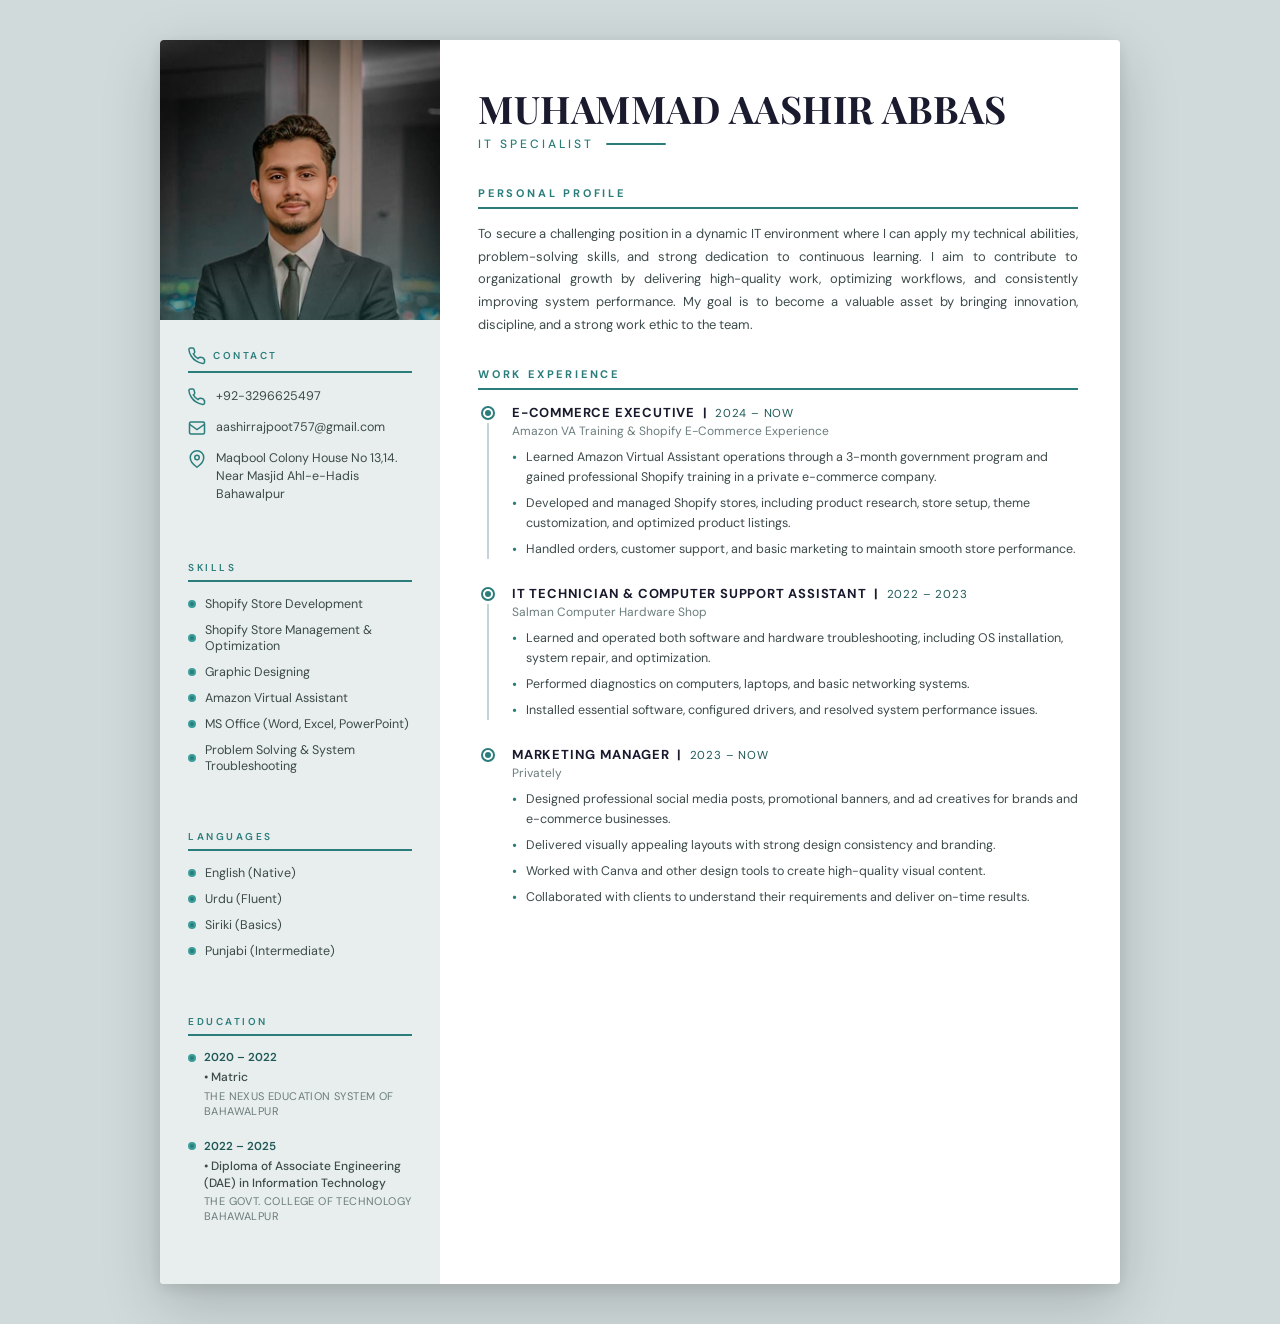
<file: cv.html>
<!DOCTYPE html>
<html lang="en">
<head>
<meta charset="UTF-8">
<meta name="viewport" content="width=device-width, initial-scale=1.0">
<title>Muhammad Aashir Abbas – IT Specialist</title>
<link href="https://fonts.googleapis.com/css2?family=Playfair+Display:wght@400;600;700&family=DM+Sans:wght@300;400;500;600&display=swap" rel="stylesheet">
<style>
  *, *::before, *::after { box-sizing: border-box; margin: 0; padding: 0; }

  :root {
    --teal: #2a7d7b;
    --teal-light: #3a9e9b;
    --teal-dark: #1d5856;
    --sidebar-bg: #e8eded;
    --main-bg: #ffffff;
    --text-dark: #1a1a2e;
    --text-mid: #3d4a4a;
    --text-light: #6b7c7c;
    --accent: #c9a84c;
    --divider: #c5d5d5;
  }

  body {
    font-family: 'DM Sans', sans-serif;
    background: #d0dada;
    min-height: 100vh;
    display: flex;
    justify-content: center;
    align-items: flex-start;
    padding: 40px 16px;
    color: var(--text-dark);
  }

  .cv-wrapper {
    width: 100%;
    max-width: 960px;
    background: var(--main-bg);
    box-shadow: 0 20px 60px rgba(0,0,0,0.18), 0 4px 16px rgba(0,0,0,0.1);
    border-radius: 4px;
    overflow: hidden;
    display: grid;
    grid-template-columns: 280px 1fr;
    animation: fadeUp 0.7s ease both;
  }

  @keyframes fadeUp {
    from { opacity: 0; transform: translateY(30px); }
    to { opacity: 1; transform: translateY(0); }
  }

  /* ── SIDEBAR ── */
  .sidebar {
    background: var(--sidebar-bg);
    padding: 0 0 40px;
    display: flex;
    flex-direction: column;
    gap: 0;
  }

  .photo-block {
    width: 100%;
    aspect-ratio: 1/1;
    overflow: hidden;
    position: relative;
  }
  .photo-block img {
    width: 100%;
    height: 100%;
    object-fit: cover;
    object-position: top center;
    display: block;
    transition: transform 0.4s ease;
  }
  .photo-block:hover img { transform: scale(1.03); }
  .photo-block::after {
    content: '';
    position: absolute;
    inset: 0;
    background: linear-gradient(to bottom, transparent 60%, rgba(42,125,123,0.25));
    pointer-events: none;
  }

  .sidebar-section {
    padding: 26px 28px 0;
  }

  .sidebar-heading {
    font-family: 'DM Sans', sans-serif;
    font-size: 10px;
    font-weight: 600;
    letter-spacing: 2.5px;
    text-transform: uppercase;
    color: var(--teal);
    margin-bottom: 14px;
    padding-bottom: 6px;
    border-bottom: 2px solid var(--teal);
    display: flex;
    align-items: center;
    gap: 7px;
  }

  /* Contact */
  .contact-item {
    display: flex;
    align-items: flex-start;
    gap: 10px;
    margin-bottom: 12px;
    font-size: 12.5px;
    color: var(--text-mid);
    line-height: 1.45;
    transition: color 0.2s;
  }
  .contact-item:hover { color: var(--teal); }
  .contact-icon {
    width: 18px;
    height: 18px;
    flex-shrink: 0;
    margin-top: 1px;
    color: var(--teal);
  }

  /* Skills */
  .skill-item {
    display: flex;
    align-items: center;
    gap: 9px;
    margin-bottom: 10px;
    font-size: 12.5px;
    color: var(--text-mid);
    transition: transform 0.2s;
  }
  .skill-item:hover { transform: translateX(3px); color: var(--teal-dark); }
  .skill-dot {
    width: 8px; height: 8px;
    border-radius: 50%;
    background: var(--teal);
    flex-shrink: 0;
    border: 2px solid var(--teal-light);
  }

  /* Languages */
  .lang-item {
    display: flex;
    align-items: center;
    gap: 9px;
    margin-bottom: 10px;
    font-size: 12.5px;
    color: var(--text-mid);
  }
  .lang-dot {
    width: 8px; height: 8px;
    border-radius: 50%;
    background: var(--teal);
    flex-shrink: 0;
    border: 2px solid var(--teal-light);
  }

  /* Education sidebar */
  .edu-entry { margin-bottom: 20px; }
  .edu-year {
    display: flex;
    align-items: center;
    gap: 8px;
    font-size: 11.5px;
    font-weight: 600;
    color: var(--teal-dark);
    margin-bottom: 4px;
  }
  .edu-year-dot {
    width: 8px; height: 8px;
    border-radius: 50%;
    background: var(--teal);
    border: 2px solid var(--teal-light);
    flex-shrink: 0;
  }
  .edu-degree {
    font-size: 12px;
    font-weight: 500;
    color: var(--text-mid);
    padding-left: 16px;
    line-height: 1.4;
  }
  .edu-school {
    font-size: 11px;
    color: var(--text-light);
    padding-left: 16px;
    margin-top: 3px;
    line-height: 1.35;
    text-transform: uppercase;
    letter-spacing: 0.4px;
  }

  /* ── MAIN ── */
  .main {
    padding: 48px 42px 48px 38px;
    display: flex;
    flex-direction: column;
    gap: 0;
  }

  /* Header */
  .header-block { margin-bottom: 34px; }
  .name {
    font-family: 'Playfair Display', serif;
    font-size: 38px;
    font-weight: 700;
    color: var(--text-dark);
    letter-spacing: 0.5px;
    line-height: 1.1;
    margin-bottom: 6px;
  }
  .title-bar {
    display: flex;
    align-items: center;
    gap: 12px;
  }
  .title-text {
    font-size: 12px;
    font-weight: 500;
    letter-spacing: 3px;
    text-transform: uppercase;
    color: var(--teal);
  }
  .title-line {
    height: 2px;
    width: 60px;
    background: var(--teal);
    border-radius: 2px;
  }

  /* Section */
  .section { margin-bottom: 30px; }
  .section-heading {
    font-family: 'DM Sans', sans-serif;
    font-size: 11px;
    font-weight: 700;
    letter-spacing: 2.8px;
    text-transform: uppercase;
    color: var(--teal);
    margin-bottom: 14px;
    padding-bottom: 7px;
    border-bottom: 2px solid var(--teal);
  }

  /* Profile text */
  .profile-text {
    font-size: 13px;
    line-height: 1.75;
    color: var(--text-mid);
    text-align: justify;
  }

  /* Work Experience */
  .exp-entry {
    display: grid;
    grid-template-columns: 20px 1fr;
    gap: 0 14px;
    margin-bottom: 26px;
    position: relative;
  }
  .exp-dot-col {
    display: flex;
    flex-direction: column;
    align-items: center;
    padding-top: 4px;
  }
  .exp-dot {
    width: 10px; height: 10px;
    border-radius: 50%;
    background: var(--teal);
    border: 2px solid #fff;
    outline: 2px solid var(--teal);
    flex-shrink: 0;
  }
  .exp-line {
    width: 2px;
    flex: 1;
    background: var(--divider);
    margin-top: 5px;
    min-height: 20px;
  }
  .exp-entry:last-child .exp-line { display: none; }
  .exp-content {}
  .exp-role {
    font-size: 13px;
    font-weight: 700;
    color: var(--text-dark);
    text-transform: uppercase;
    letter-spacing: 0.8px;
  }
  .exp-company {
    font-size: 12px;
    color: var(--text-light);
    margin-bottom: 8px;
    margin-top: 2px;
  }
  .exp-bullets {
    list-style: none;
    display: flex;
    flex-direction: column;
    gap: 6px;
  }
  .exp-bullets li {
    font-size: 12.5px;
    color: var(--text-mid);
    line-height: 1.6;
    padding-left: 14px;
    position: relative;
  }
  .exp-bullets li::before {
    content: '•';
    position: absolute;
    left: 0;
    color: var(--teal);
    font-size: 14px;
    line-height: 1.45;
  }

  /* ── RESPONSIVE ── */
  @media (max-width: 700px) {
    body { padding: 0; }
    .cv-wrapper {
      grid-template-columns: 1fr;
      border-radius: 0;
      box-shadow: none;
    }
    .photo-block { aspect-ratio: 4/3; }
    .main { padding: 32px 22px; }
    .name { font-size: 28px; }
  }
</style>
  <link rel="stylesheet" href="theme-glass.css">
</head>
<body>
<div class="cv-wrapper">

  <!-- SIDEBAR -->
  <aside class="sidebar">

    <div class="photo-block">
      <img src="[data-uri]" alt="Muhammad Aashir Abbas">
    </div>

    <!-- Contact -->
    <div class="sidebar-section">
      <div class="sidebar-heading">
        <svg class="contact-icon" viewBox="0 0 24 24" fill="none" stroke="currentColor" stroke-width="2"><path d="M22 16.92v3a2 2 0 01-2.18 2 19.79 19.79 0 01-8.63-3.07A19.5 19.5 0 014.25 12a19.79 19.79 0 01-3.07-8.67A2 2 0 013.16 1.28h3a2 2 0 012 1.72c.127.96.361 1.903.7 2.81a2 2 0 01-.45 2.11L7.09 9.18a16 16 0 006.29 6.29l1.27-1.27a2 2 0 012.11-.45c.907.339 1.85.573 2.81.7a2 2 0 011.72 2.02z"/></svg>
        Contact
      </div>
      <div class="contact-item">
        <svg class="contact-icon" viewBox="0 0 24 24" fill="none" stroke="currentColor" stroke-width="2"><path d="M22 16.92v3a2 2 0 01-2.18 2 19.79 19.79 0 01-8.63-3.07A19.5 19.5 0 014.25 12a19.79 19.79 0 01-3.07-8.67A2 2 0 013.16 1.28h3a2 2 0 012 1.72c.127.96.361 1.903.7 2.81a2 2 0 01-.45 2.11L7.09 9.18a16 16 0 006.29 6.29l1.27-1.27a2 2 0 012.11-.45c.907.339 1.85.573 2.81.7a2 2 0 011.72 2.02z"/></svg>
        +92-3296625497
      </div>
      <div class="contact-item">
        <svg class="contact-icon" viewBox="0 0 24 24" fill="none" stroke="currentColor" stroke-width="2"><rect x="2" y="4" width="20" height="16" rx="2"/><path d="M22 7l-10 7L2 7"/></svg>
        aashirrajpoot757@gmail.com
      </div>
      <div class="contact-item">
        <svg class="contact-icon" viewBox="0 0 24 24" fill="none" stroke="currentColor" stroke-width="2"><path d="M21 10c0 7-9 13-9 13S3 17 3 10a9 9 0 0118 0z"/><circle cx="12" cy="10" r="3"/></svg>
        Maqbool Colony House No 13,14. Near Masjid Ahl-e-Hadis Bahawalpur
      </div>
    </div>

    <!-- Skills -->
    <div class="sidebar-section" style="margin-top:20px">
      <div class="sidebar-heading">Skills</div>
      <div class="skill-item"><div class="skill-dot"></div>Shopify Store Development</div>
      <div class="skill-item"><div class="skill-dot"></div>Shopify Store Management &amp; Optimization</div>
      <div class="skill-item"><div class="skill-dot"></div>Graphic Designing</div>
      <div class="skill-item"><div class="skill-dot"></div>Amazon Virtual Assistant</div>
      <div class="skill-item"><div class="skill-dot"></div>MS Office (Word, Excel, PowerPoint)</div>
      <div class="skill-item"><div class="skill-dot"></div>Problem Solving &amp; System Troubleshooting</div>
    </div>

    <!-- Languages -->
    <div class="sidebar-section" style="margin-top:20px">
      <div class="sidebar-heading">Languages</div>
      <div class="lang-item"><div class="lang-dot"></div>English (Native)</div>
      <div class="lang-item"><div class="lang-dot"></div>Urdu (Fluent)</div>
      <div class="lang-item"><div class="lang-dot"></div>Siriki (Basics)</div>
      <div class="lang-item"><div class="lang-dot"></div>Punjabi (Intermediate)</div>
    </div>

    <!-- Education -->
    <div class="sidebar-section" style="margin-top:20px">
      <div class="sidebar-heading">Education</div>
      <div class="edu-entry">
        <div class="edu-year"><div class="edu-year-dot"></div>2020 – 2022</div>
        <div class="edu-degree">• Matric</div>
        <div class="edu-school">The Nexus Education System of Bahawalpur</div>
      </div>
      <div class="edu-entry">
        <div class="edu-year"><div class="edu-year-dot"></div>2022 – 2025</div>
        <div class="edu-degree">• Diploma of Associate Engineering (DAE) in Information Technology</div>
        <div class="edu-school">The Govt. College of Technology Bahawalpur</div>
      </div>
    </div>

  </aside>

  <!-- MAIN -->
  <main class="main">

    <!-- Name / Title -->
    <div class="header-block">
      <div class="name">MUHAMMAD AASHIR ABBAS</div>
      <div class="title-bar">
        <span class="title-text">IT Specialist</span>
        <div class="title-line"></div>
      </div>
    </div>

    <!-- Personal Profile -->
    <div class="section">
      <div class="section-heading">Personal Profile</div>
      <p class="profile-text">
        To secure a challenging position in a dynamic IT environment where I can apply my technical abilities, problem-solving skills, and strong dedication to continuous learning. I aim to contribute to organizational growth by delivering high-quality work, optimizing workflows, and consistently improving system performance. My goal is to become a valuable asset by bringing innovation, discipline, and a strong work ethic to the team.
      </p>
    </div>

    <!-- Work Experience -->
    <div class="section">
      <div class="section-heading">Work Experience</div>

      <div class="exp-entry">
        <div class="exp-dot-col"><div class="exp-dot"></div><div class="exp-line"></div></div>
        <div class="exp-content">
          <div class="exp-role">E-Commerce Executive &nbsp;|&nbsp; <span style="font-weight:400;font-size:11.5px;color:var(--teal-dark)">2024 – Now</span></div>
          <div class="exp-company">Amazon VA Training &amp; Shopify E-Commerce Experience</div>
          <ul class="exp-bullets">
            <li>Learned Amazon Virtual Assistant operations through a 3-month government program and gained professional Shopify training in a private e-commerce company.</li>
            <li>Developed and managed Shopify stores, including product research, store setup, theme customization, and optimized product listings.</li>
            <li>Handled orders, customer support, and basic marketing to maintain smooth store performance.</li>
          </ul>
        </div>
      </div>

      <div class="exp-entry">
        <div class="exp-dot-col"><div class="exp-dot"></div><div class="exp-line"></div></div>
        <div class="exp-content">
          <div class="exp-role">IT Technician &amp; Computer Support Assistant &nbsp;|&nbsp; <span style="font-weight:400;font-size:11.5px;color:var(--teal-dark)">2022 – 2023</span></div>
          <div class="exp-company">Salman Computer Hardware Shop</div>
          <ul class="exp-bullets">
            <li>Learned and operated both software and hardware troubleshooting, including OS installation, system repair, and optimization.</li>
            <li>Performed diagnostics on computers, laptops, and basic networking systems.</li>
            <li>Installed essential software, configured drivers, and resolved system performance issues.</li>
          </ul>
        </div>
      </div>

      <div class="exp-entry">
        <div class="exp-dot-col"><div class="exp-dot"></div><div class="exp-line"></div></div>
        <div class="exp-content">
          <div class="exp-role">Marketing Manager &nbsp;|&nbsp; <span style="font-weight:400;font-size:11.5px;color:var(--teal-dark)">2023 – Now</span></div>
          <div class="exp-company">Privately</div>
          <ul class="exp-bullets">
            <li>Designed professional social media posts, promotional banners, and ad creatives for brands and e-commerce businesses.</li>
            <li>Delivered visually appealing layouts with strong design consistency and branding.</li>
            <li>Worked with Canva and other design tools to create high-quality visual content.</li>
            <li>Collaborated with clients to understand their requirements and deliver on-time results.</li>
          </ul>
        </div>
      </div>

    </div>
  </main>
</div>
</body>
</html>
</file>
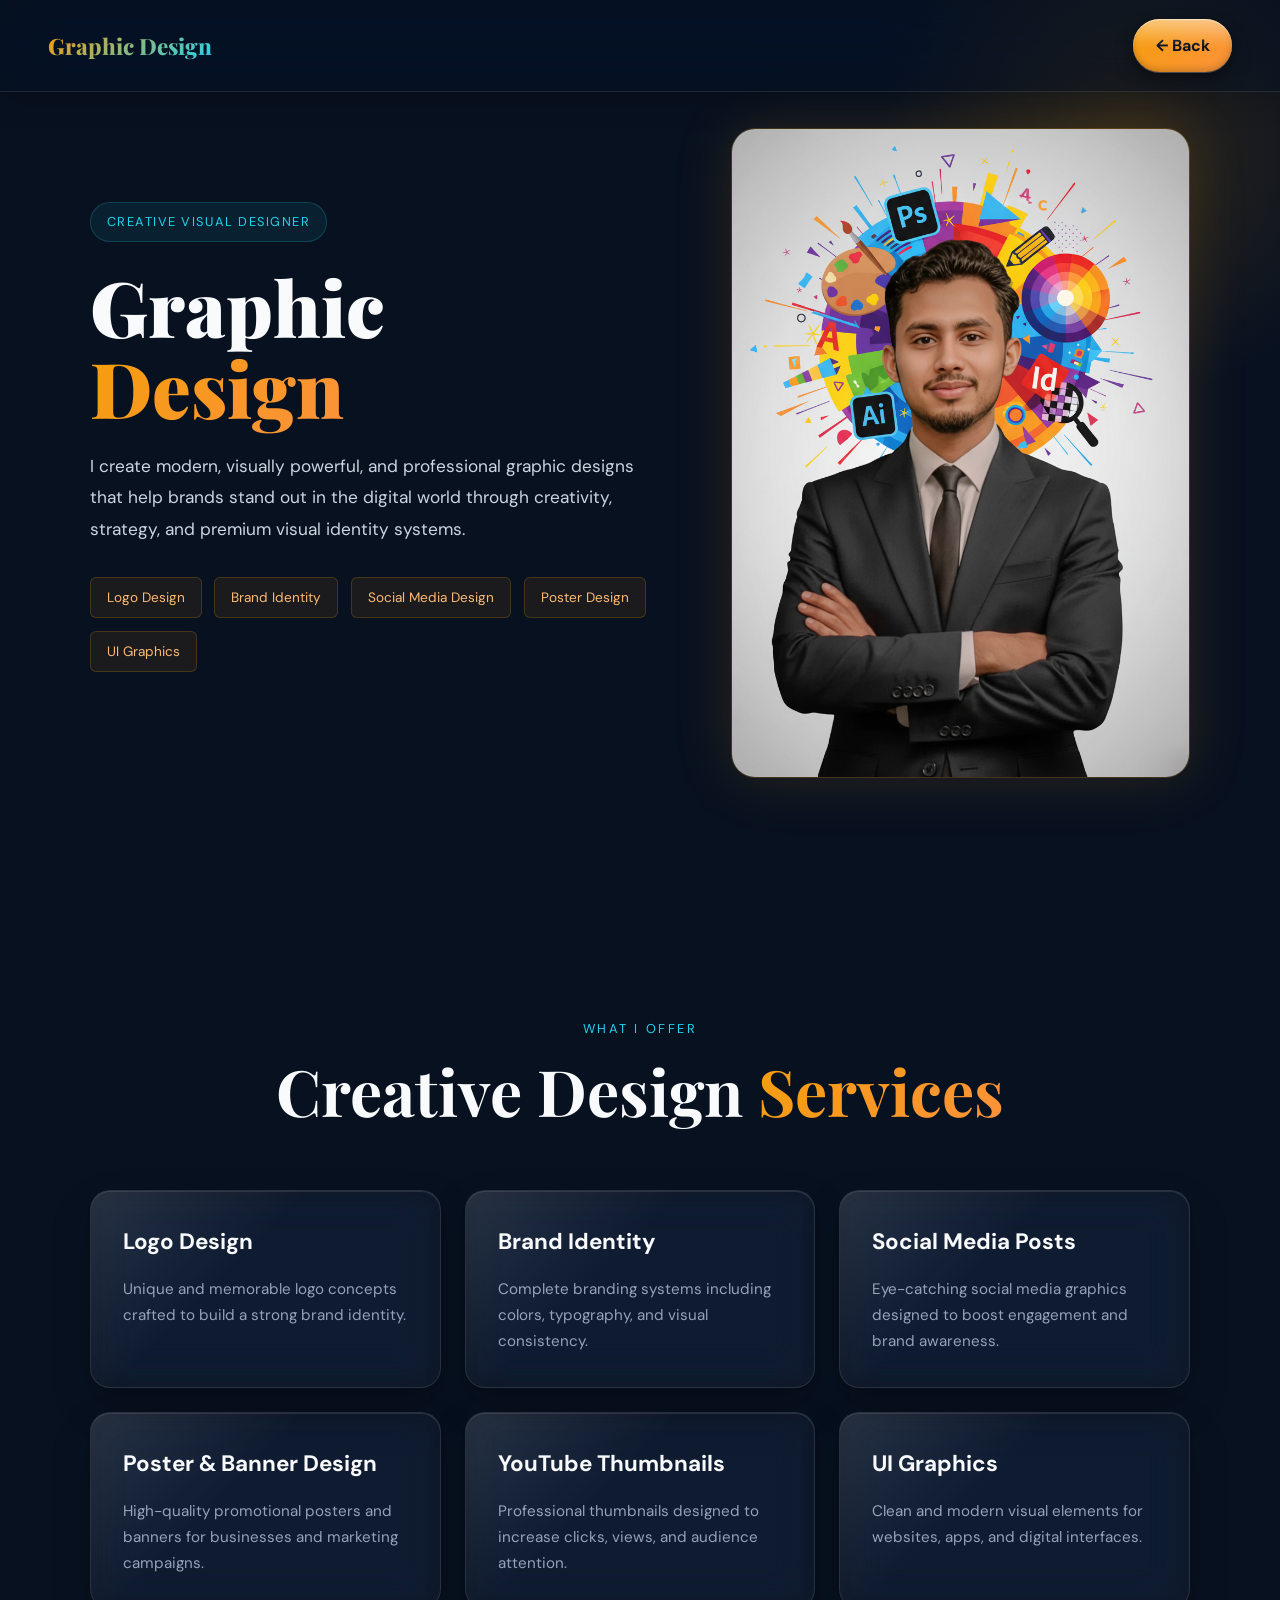
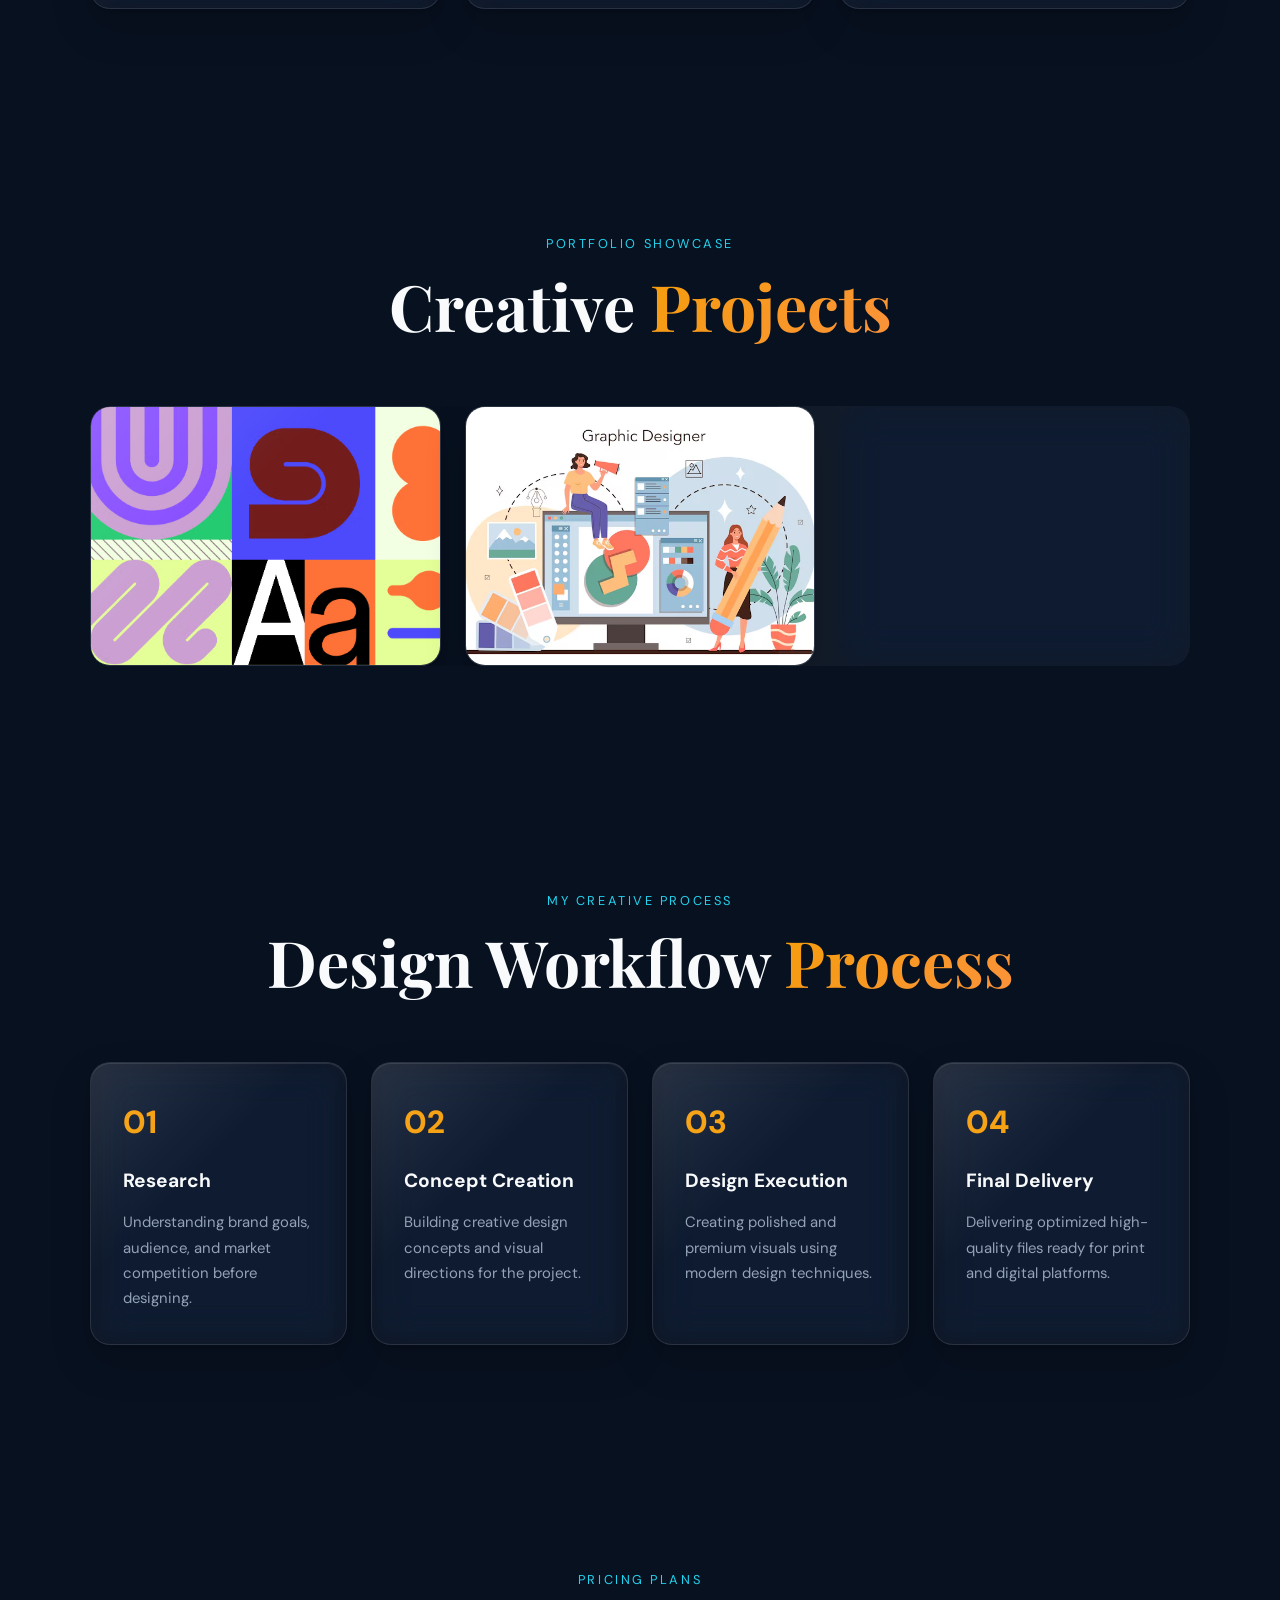
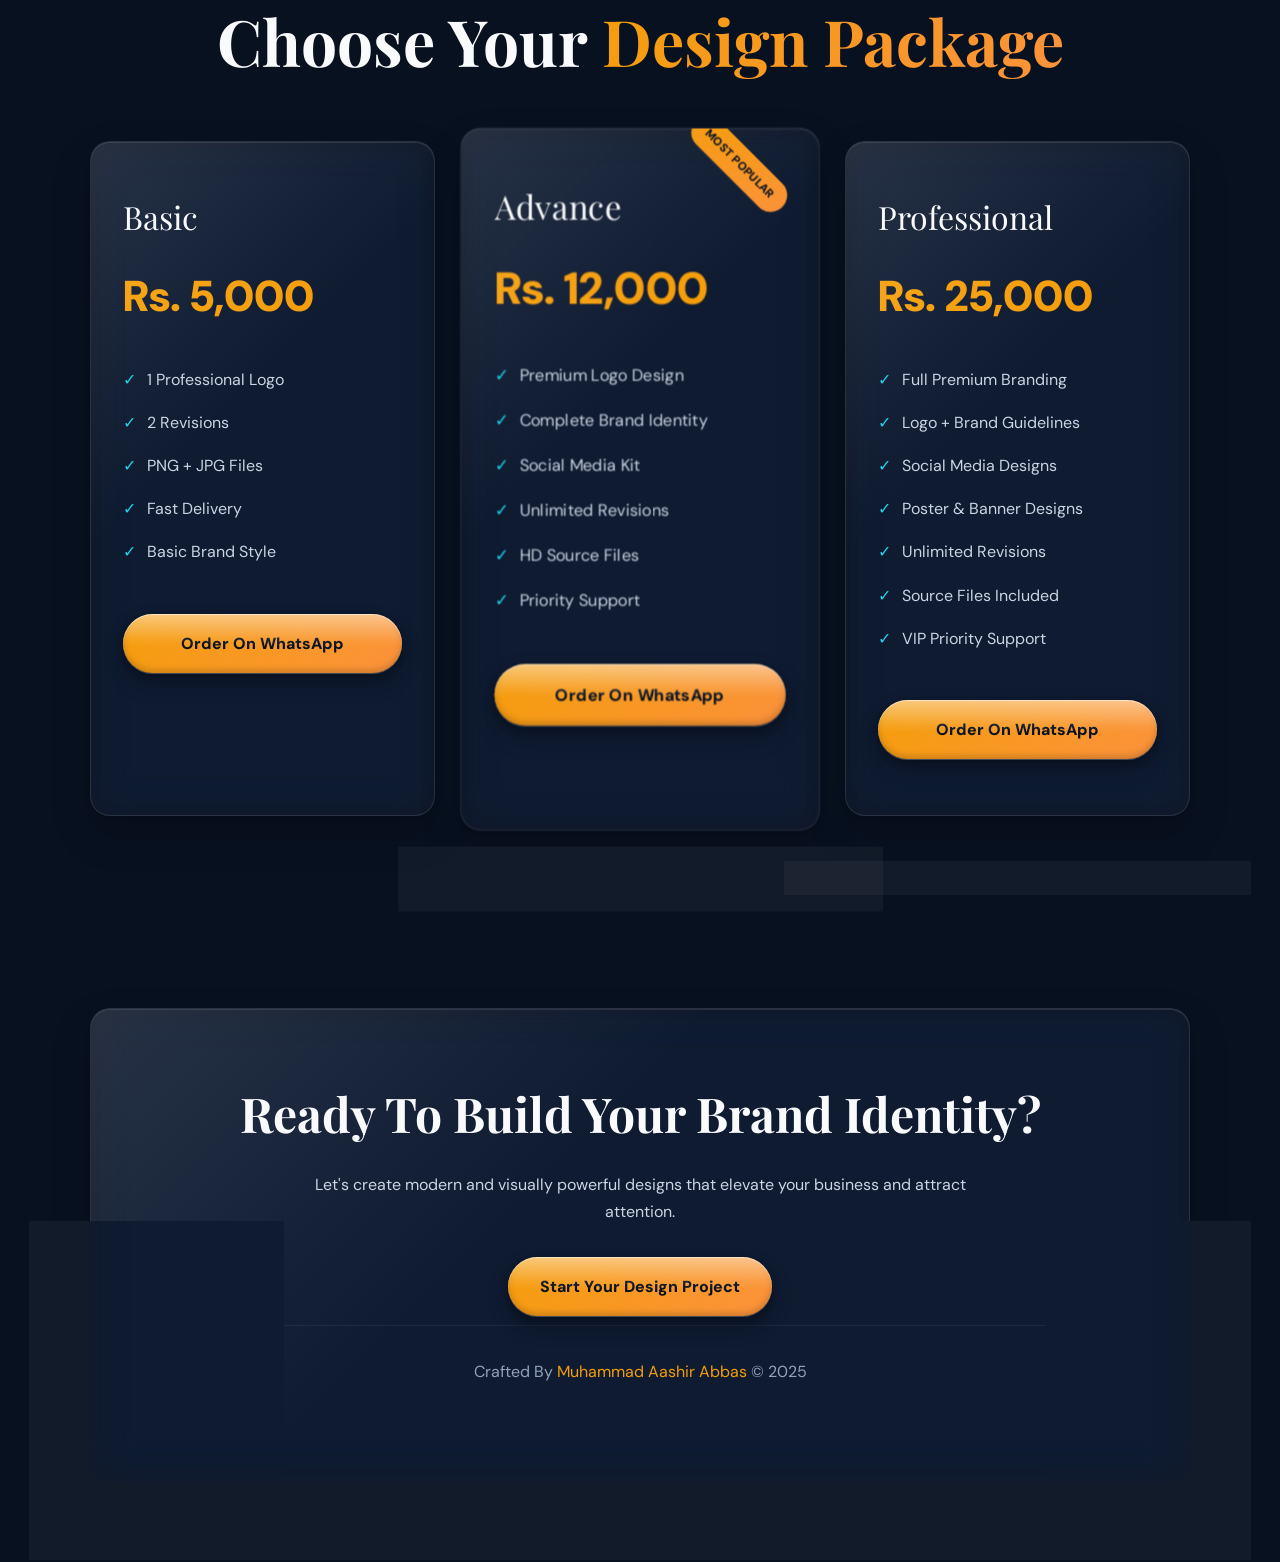
<file: design.html>
<!-- ========================= graphic-design.html ========================= -->
<!DOCTYPE html>
<html lang="en">

<head>
  <meta charset="UTF-8" />
  <meta name="viewport" content="width=device-width, initial-scale=1.0" />

  <title>Graphic Design — Muhammad Aashir Abbas</title>
  <link rel="icon" type="image/png" sizes="512x512" href="njnjnjnj.jpeg">

  <link href="https://fonts.googleapis.com/css2?family=Playfair+Display:wght@400;700;900&family=DM+Sans:wght@300;400;500;700&display=swap" rel="stylesheet">

  <style>
    :root{
      --navy:#081120;
      --deep:#0F172A;
      --card:#132238;
      --slate:#1E293B;

      --amber:#F59E0B;
      --orange:#FB923C;
      --gold:#FDBA74;

      --cyan:#22D3EE;
      --sky:#38BDF8;

      --white:#F8FAFC;
      --silver:#CBD5E1;
      --muted:#94A3B8;

      --font-display:'Playfair Display', serif;
      --font-body:'DM Sans', sans-serif;
    }

    *{
      margin:0;
      padding:0;
      box-sizing:border-box;
    }

    html{
      scroll-behavior:smooth;
    }

    body{
      background:var(--navy);
      color:var(--white);
      font-family:var(--font-body);
      overflow-x:hidden;
      line-height:1.7;
    }

    a{
      text-decoration:none;
    }

    /* NAVBAR */

nav{
  position: fixed;
  top: 0;
  left: 0;
  width: 100%;
  z-index: 1000;

  display: flex;
  justify-content: space-between;
  align-items: center;

  padding: 1.2rem 3rem;

  background: rgba(8,17,32,0.8);

  -webkit-backdrop-filter: blur(18px);
  backdrop-filter: blur(18px);

  border-bottom: 1px solid rgba(34,211,238,0.1);
}
    .logo{
  font-size:1.4rem;
  font-weight:800;
  font-family:var(--font-display);

  background:linear-gradient(
    135deg,
    var(--amber),
    var(--cyan)
  );

  -webkit-background-clip:text;
  background-clip:text;

  -webkit-text-fill-color:transparent;
  color:transparent;
}

.back-btn{
  padding:.8rem 1.4rem;
  border-radius:8px;

  background:linear-gradient(
    135deg,
    var(--amber),
    var(--orange)
  );

  color:var(--navy);

  font-weight:700;

  transition:all .3s ease;

  display:inline-flex;
  align-items:center;
  justify-content:center;
}

.back-btn:hover{
  transform:translateY(-3px);

  box-shadow:0 15px 40px rgba(245,158,11,.25);
}

/* HERO */

.hero{
  min-height:100vh;

  display:grid;
  grid-template-columns:1.1fr .9fr;

  align-items:center;
  gap:5rem;

  padding:8rem 7%;

  position:relative;
  overflow:hidden;
}

.hero::before{
  content:'';

  position:absolute;

  width:500px;
  height:500px;

  border-radius:50%;

  background:radial-gradient(
    circle,
    rgba(245,158,11,.15) 0%,
    transparent 70%
  );

  top:-100px;
  right:-100px;
}

.hero-text{
  position:relative;
  z-index:2;
}

.mini{
  display:inline-block;

  padding:.5rem 1rem;
  margin-bottom:1.5rem;

  border-radius:100px;

  background:rgba(34,211,238,.08);

  border:1px solid rgba(34,211,238,.2);

  color:var(--cyan);

  font-size:.8rem;

  letter-spacing:.12em;
  text-transform:uppercase;
}

.hero h1{
  font-size:clamp(3rem,6vw,5.5rem);

  line-height:1.05;
  margin-bottom:1.5rem;

  font-family:var(--font-display);
  font-weight:900;
}

.hero h1 span{
  background:linear-gradient(
    135deg,
    var(--amber),
    var(--orange)
  );

  -webkit-background-clip:text;
  background-clip:text;

  -webkit-text-fill-color:transparent;
  color:transparent;
}

.hero p{
  color:var(--silver);

  font-size:1.08rem;

  margin-bottom:2rem;
  max-width:700px;

  line-height:1.8;
}

.hero-tags{
  display:flex;
  flex-wrap:wrap;

  gap:.8rem;

  margin-bottom:2rem;
}

.hero-tags span{
  padding:.5rem 1rem;

  border-radius:6px;

  background:rgba(245,158,11,.08);

  border:1px solid rgba(245,158,11,.2);

  color:var(--gold);

  font-size:.85rem;
}

.hero-image{
  position:relative;
  z-index:2;
}

.hero-image img{
  width:100%;
  height:650px;

  object-fit:cover;

  border-radius:24px;

  border:1px solid rgba(245,158,11,.25);

  box-shadow:0 0 60px rgba(245,158,11,.15);

  display:block;
}

/* SECTION */

section{
  padding:7rem 7%;
  position:relative;
}

.section-title{
  text-align:center;
  margin-bottom:4rem;
}

.section-title .small{
  color:var(--cyan);

  text-transform:uppercase;
  letter-spacing:.2em;

  font-size:.8rem;

  margin-bottom:1rem;
}

.section-title h2{
  font-size:clamp(2.3rem,5vw,4rem);

  font-family:var(--font-display);

  line-height:1.1;
}

.section-title h2 span{
  background:linear-gradient(
    135deg,
    var(--amber),
    var(--orange)
  );

  -webkit-background-clip:text;
  background-clip:text;

  -webkit-text-fill-color:transparent;
  color:transparent;
}

    /* SERVICES */

    .service-grid{
      display:grid;
      grid-template-columns:repeat(auto-fit,minmax(280px,1fr));
      gap:1.5rem;
    }

    .service-card{
      background:rgba(19,34,56,.65);

      border:1px solid rgba(255,255,255,.06);

      border-radius:20px;

      padding:2rem;

      transition:.4s;
    }

    .service-card:hover{
      transform:translateY(-8px);

      border-color:rgba(245,158,11,.3);

      box-shadow:0 20px 50px rgba(245,158,11,.08);
    }

    .service-card h3{
      font-size:1.4rem;
      margin-bottom:1rem;
      color:var(--white);
    }

    .service-card p{
      color:var(--muted);
      font-size:.95rem;
    }

    /* GALLERY */

    .gallery{
      display:grid;
      grid-template-columns:repeat(3,1fr);
      gap:1.5rem;
    }

    .gallery-box{
      height:260px;

      border-radius:18px;

      overflow:hidden;

      border:1px solid rgba(255,255,255,.08);

      background:var(--card);

      position:relative;
    }

    .gallery-box img{
      width:100%;
      height:100%;
      object-fit:cover;
      transition:.5s;
    }

    .gallery-box:hover img{
      transform:scale(1.08);
    }

    /* PROCESS */

    .process{
      display:grid;
      grid-template-columns:repeat(auto-fit,minmax(240px,1fr));
      gap:1.5rem;
    }

    .process-box{
      background:rgba(19,34,56,.55);
      border:1px solid rgba(255,255,255,.07);

      padding:2rem;
      border-radius:18px;

      transition:.4s;
    }

    .process-box:hover{
      transform:translateY(-6px);
      border-color:rgba(34,211,238,.25);
    }

    .process-number{
      font-size:2rem;
      font-weight:800;
      color:var(--amber);
      margin-bottom:1rem;
    }

    .process-box h4{
      margin-bottom:.8rem;
      font-size:1.2rem;
    }

    .process-box p{
      color:var(--muted);
      font-size:.93rem;
    }
    /* ================= DIGITAL MARKETING PRICING ================= */

.pricing-section{
  padding:7rem 7%;
}

.pricing-grid{
  display:grid;
  grid-template-columns:repeat(auto-fit,minmax(300px,1fr));
  gap:2rem;
  margin-top:4rem;
}

.pricing-card{
  position:relative;

  background:rgba(19,34,56,.65);

  border:1px solid rgba(255,255,255,.08);

  border-radius:24px;

  padding:2.5rem 2rem;

  transition:.4s;

  overflow:hidden;
}

.pricing-card:hover{
  transform:translateY(-10px);

  border-color:rgba(245,158,11,.35);

  box-shadow:0 25px 60px rgba(245,158,11,.12);
}

.featured-plan{
  border:1px solid rgba(245,158,11,.45);

  transform:scale(1.03);
}

.popular-tag{
  position:absolute;
  top:18px;
  right:-45px;

  background:linear-gradient(135deg,var(--amber),var(--orange));

  color:var(--navy);

  padding:.5rem 3rem;

  font-size:.7rem;
  font-weight:800;

  transform:rotate(45deg);
}

.plan-name{
  font-size:2rem;
  font-family:var(--font-display);
  margin-bottom:1rem;
}

.plan-price{
  font-size:3rem;
  font-weight:900;

  color:var(--amber);

  margin-bottom:.5rem;
}

.plan-desc{
  color:var(--silver);
  margin-bottom:2rem;
}

.plan-features{
  list-style:none;
  margin-bottom:2rem;
}

.plan-features li{
  margin-bottom:1rem;
  color:var(--white);

  border-bottom:1px solid rgba(255,255,255,.06);

  padding-bottom:.8rem;
}

.plan-btn{
  display:block;

  text-align:center;

  padding:1rem;

  border-radius:12px;

  background:linear-gradient(135deg,var(--amber),var(--orange));

  color:var(--navy);

  font-weight:800;

  transition:.3s;
}

.plan-btn:hover{
  transform:translateY(-3px);
}

    /* CTA */

    .cta{
      text-align:center;

      padding:5rem 7%;
    }

    .cta-box{
      background:linear-gradient(135deg,
      rgba(245,158,11,.12),
      rgba(34,211,238,.08));

      border:1px solid rgba(245,158,11,.2);

      border-radius:30px;

      padding:4rem 2rem;
    }

    .cta-box h2{
      font-size:3rem;
      margin-bottom:1rem;
      font-family:var(--font-display);
    }

    .cta-box p{
      color:var(--silver);
      max-width:700px;
      margin:auto auto 2rem;
    }

    .cta-btn{
      display:inline-block;

      padding:1rem 2rem;

      border-radius:10px;

      background:linear-gradient(135deg,var(--amber),var(--orange));

      color:var(--navy);

      font-weight:800;
    }

    /* FOOTER */

    footer{
      padding:2rem;
      text-align:center;
      color:var(--muted);

      border-top:1px solid rgba(255,255,255,.06);
    }

    footer span{
      color:var(--amber);
    }

    /* RESPONSIVE */

    @media(max-width:1000px){

      .hero{
        grid-template-columns:1fr;
      }

      .gallery{
        grid-template-columns:1fr;
      }

      nav{
        padding:1rem 1.5rem;
      }

      section,
      .hero{
        padding-left:1.5rem;
        padding-right:1.5rem;
      }

      .hero-image img{
        height:500px;
      }
    }
    /* PRICING SECTION */

.pricing-section{
  padding:7rem 7%;
}

.pricing-grid{
  display:grid;
  grid-template-columns:repeat(auto-fit,minmax(300px,1fr));
  gap:2rem;
}

.pricing-card{
  position:relative;

  background:rgba(19,34,56,.75);

  border:1px solid rgba(255,255,255,.08);

  border-radius:24px;

  padding:3rem 2rem;

  transition:.4s;
}

.pricing-card:hover{
  transform:translateY(-10px);

  border-color:rgba(245,158,11,.4);

  box-shadow:0 20px 60px rgba(245,158,11,.15);
}

.featured-plan{
  border:1px solid rgba(245,158,11,.45);

  transform:scale(1.04);

  background:
  linear-gradient(
  135deg,
  rgba(245,158,11,.12),
  rgba(34,211,238,.08));
}

.popular-tag{
  position:absolute;
  top:18px;
  right:18px;

  background:linear-gradient(135deg,var(--amber),var(--orange));

  color:var(--navy);

  padding:.4rem .9rem;

  border-radius:100px;

  font-size:.7rem;
  font-weight:800;
}

.plan-name{
  font-size:2rem;
  margin-bottom:1rem;

  font-family:var(--font-display);
}

.plan-price{
  font-size:2.7rem;
  font-weight:900;

  color:var(--amber);

  margin-bottom:2rem;
}

.pricing-card ul{
  list-style:none;
}

.pricing-card ul li{
  margin-bottom:1rem;

  color:var(--silver);

  padding-left:1.5rem;

  position:relative;
}

.pricing-card ul li::before{
  content:'✓';

  position:absolute;
  left:0;

  color:var(--cyan);
}

.plan-btn{
  display:inline-block;

  margin-top:2rem;

  width:100%;

  text-align:center;

  padding:1rem;

  border-radius:12px;

  background:
  linear-gradient(135deg,var(--amber),var(--orange));

  color:var(--navy);

  font-weight:800;

  transition:.3s;
}

.plan-btn:hover{
  transform:translateY(-4px);

  box-shadow:0 15px 40px rgba(245,158,11,.25);
}
  </style>
  <link rel="stylesheet" href="theme-glass.css">
</head>

<body>

  <!-- NAVBAR -->

  <nav>

    <div class="logo">Graphic Design</div>

    <a href="index.html" class="back-btn">
      ← Back
    </a>

  </nav>

  <!-- HERO -->

  <section class="hero">

    <div class="hero-text">

      <div class="mini">
        Creative Visual Designer
      </div>

      <h1>
        Graphic <span>Design</span>
      </h1>

      <p>
        I create modern, visually powerful, and professional graphic designs
        that help brands stand out in the digital world through creativity,
        strategy, and premium visual identity systems.
      </p>

      <div class="hero-tags">
        <span>Logo Design</span>
        <span>Brand Identity</span>
        <span>Social Media Design</span>
        <span>Poster Design</span>
        <span>UI Graphics</span>
      </div>

    </div>

    <div class="hero-image">

      <!-- APNI MAIN DESIGNER IMAGE YA PORTRAIT YAHA ADD KARO -->
      <img src="7467.png" alt="Graphic Designer">

    </div>

  </section>

  <!-- SERVICES -->

  <section>

    <div class="section-title">

      <div class="small">
        WHAT I OFFER
      </div>

      <h2>
        Creative Design <span>Services</span>
      </h2>

    </div>

    <div class="service-grid">

      <div class="service-card">
        <h3>Logo Design</h3>
        <p>
          Unique and memorable logo concepts crafted
          to build a strong brand identity.
        </p>
      </div>

      <div class="service-card">
        <h3>Brand Identity</h3>
        <p>
          Complete branding systems including colors,
          typography, and visual consistency.
        </p>
      </div>

      <div class="service-card">
        <h3>Social Media Posts</h3>
        <p>
          Eye-catching social media graphics designed
          to boost engagement and brand awareness.
        </p>
      </div>

      <div class="service-card">
        <h3>Poster & Banner Design</h3>
        <p>
          High-quality promotional posters and banners
          for businesses and marketing campaigns.
        </p>
      </div>

      <div class="service-card">
        <h3>YouTube Thumbnails</h3>
        <p>
          Professional thumbnails designed to increase
          clicks, views, and audience attention.
        </p>
      </div>

      <div class="service-card">
        <h3>UI Graphics</h3>
        <p>
          Clean and modern visual elements for websites,
          apps, and digital interfaces.
        </p>
      </div>

    </div>

  </section>

  <!-- GALLERY -->

  <section>

    <div class="section-title">

      <div class="small">
        PORTFOLIO SHOWCASE
      </div>

      <h2>
        Creative <span>Projects</span>
      </h2>

    </div>

    <div class="gallery">

      <div class="gallery-box">
        <!-- DESIGN IMAGE 1 YAHA ADD KARO -->
        <img src="1020.avif" alt="" onclick="openImage(this.src)">
      </div>

      <div class="gallery-box">
        <!-- DESIGN IMAGE 2 YAHA ADD KARO -->
        <img src="1030.avif" alt="" onclick="openImage(this.src)">
      </div>

      <div class="gallery-box">
        <!-- DESIGN IMAGE 3 YAHA ADD KARO -->
        <img src="1040.jpg" alt="" onclick="openImage(this.src)">
      </div>

    </div>

  </section>

  <!-- PROCESS -->

  <section>

    <div class="section-title">

      <div class="small">
        MY CREATIVE PROCESS
      </div>

      <h2>
        Design Workflow <span>Process</span>
      </h2>

    </div>

    <div class="process">

      <div class="process-box">
        <div class="process-number">01</div>
        <h4>Research</h4>
        <p>
          Understanding brand goals, audience,
          and market competition before designing.
        </p>
      </div>

      <div class="process-box">
        <div class="process-number">02</div>
        <h4>Concept Creation</h4>
        <p>
          Building creative design concepts and
          visual directions for the project.
        </p>
      </div>

      <div class="process-box">
        <div class="process-number">03</div>
        <h4>Design Execution</h4>
        <p>
          Creating polished and premium visuals
          using modern design techniques.
        </p>
      </div>

      <div class="process-box">
        <div class="process-number">04</div>
        <h4>Final Delivery</h4>
        <p>
          Delivering optimized high-quality files
          ready for print and digital platforms.
        </p>
      </div>

    </div>

  </section>
    <!-- PRICING PLANS -->

  <section class="pricing-section">

    <div class="section-title">

      <div class="small">
        PRICING PLANS
      </div>

      <h2>
        Choose Your <span>Design Package</span>
      </h2>

    </div>

    <div class="pricing-grid">

      <!-- BASIC -->

      <div class="pricing-card">

        <div class="plan-name">
          Basic
        </div>

        <div class="plan-price">
          Rs. 5,000
        </div>

        <ul>

          <li>1 Professional Logo</li>
          <li>2 Revisions</li>
          <li>PNG + JPG Files</li>
          <li>Fast Delivery</li>
          <li>Basic Brand Style</li>

        </ul>

        <a href="https://wa.me/923296625497?text=Assalam%20o%20Alaikum%20Aashir%20Bhai%2C%20I%20want%20the%20Basic%20Graphic%20Design%20Plan%20for%20Rs.%205000"
   target="_blank"
   rel="noopener noreferrer"
   class="plan-btn">

   Order On WhatsApp

</a>

      </div>

      <!-- ADVANCE -->

      <div class="pricing-card featured-plan">

        <div class="popular-tag">
          MOST POPULAR
        </div>

        <div class="plan-name">
          Advance
        </div>

        <div class="plan-price">
          Rs. 12,000
        </div>

        <ul>

          <li>Premium Logo Design</li>
          <li>Complete Brand Identity</li>
          <li>Social Media Kit</li>
          <li>Unlimited Revisions</li>
          <li>HD Source Files</li>
          <li>Priority Support</li>

        </ul>

        <a href="https://wa.me/923296625497?text=Assalam%20o%20Alaikum%20Aashir%20Bhai%2C%20I%20want%20the%20Advance%20Graphic%20Design%20Plan%20for%20Rs.%2012000"
           target="_blank"
           rel="noopener noreferrer"
           class="plan-btn">

           Order On WhatsApp

        </a>

      </div>

      <!-- PROFESSIONAL -->

      <div class="pricing-card">

        <div class="plan-name">
          Professional
        </div>

        <div class="plan-price">
          Rs. 25,000
        </div>

        <ul>

          <li>Full Premium Branding</li>
          <li>Logo + Brand Guidelines</li>
          <li>Social Media Designs</li>
          <li>Poster & Banner Designs</li>
          <li>Unlimited Revisions</li>
          <li>Source Files Included</li>
          <li>VIP Priority Support</li>

        </ul>

        <a href="https://wa.me/923296625497?text=Assalam%20o%20Alaikum%20Aashir%20Bhai%2C%20I%20want%20the%20Professional%20Graphic%20Design%20Plan%20for%20Rs.%2025000"
           target="_blank"
           rel="noopener noreferrer"
           class="plan-btn">

           Order On WhatsApp

        </a>

      </div>

    </div>

  </section>

  <!-- CTA -->

  <section class="cta">

    <div class="cta-box">

      <h2>
        Ready To Build Your Brand Identity?
      </h2>

      <p>
        Let's create modern and visually powerful designs
        that elevate your business and attract attention.
      </p>
<a href="https://wa.me/923296625497?text=Sir%20Asalam%20o%20Alikum"
   target="_blank"
   rel="noopener noreferrer"
   class="cta-btn">

   Start Your Design Project

</a>

  <!-- FOOTER -->

  <footer>

    Crafted By
    <span>Muhammad Aashir Abbas</span>
    © 2025

  </footer>

</body>
</html>
</file>
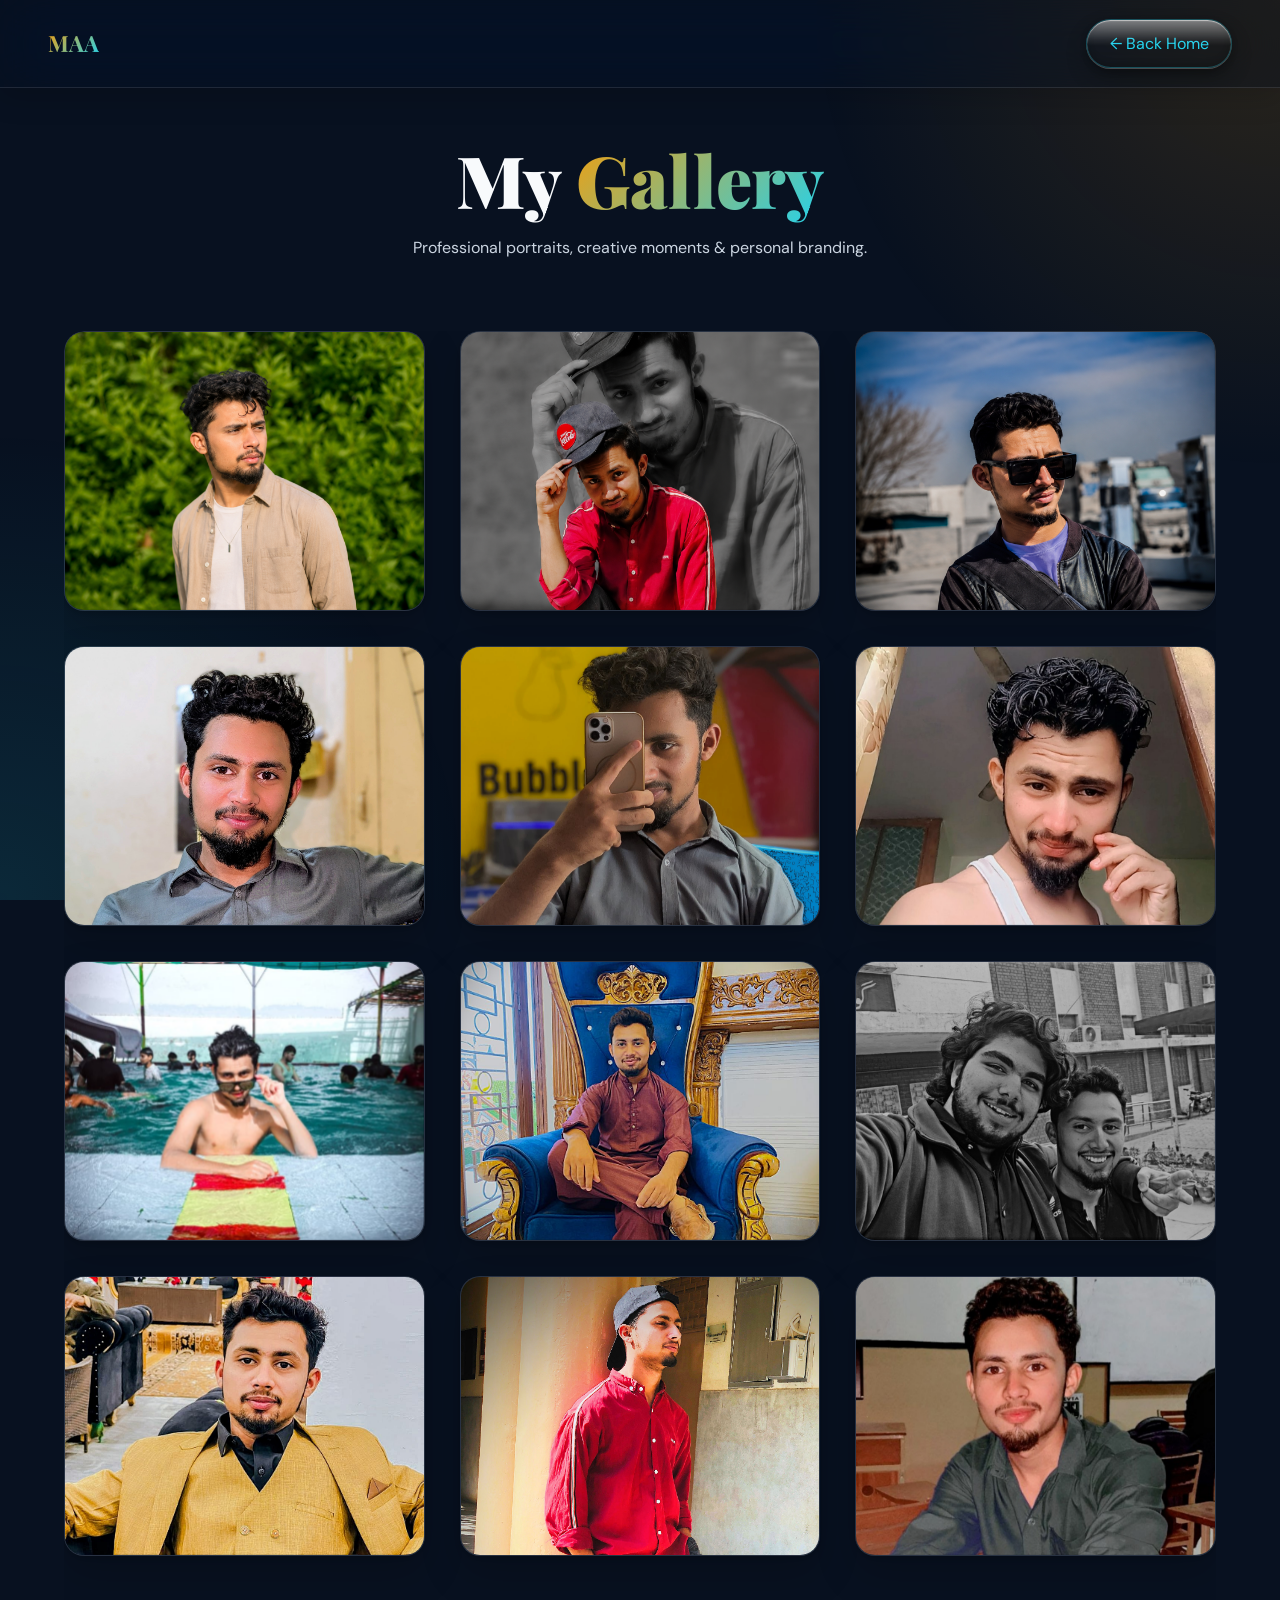
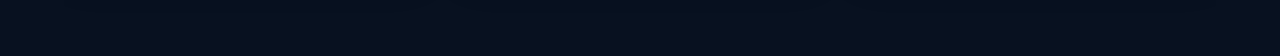
<file: gallery.html>
<!DOCTYPE html>
<html lang="en">

<head>
  <meta charset="UTF-8">
  <meta name="viewport" content="width=device-width, initial-scale=1.0">

  <title>My Gallery</title>
  <link rel="icon" type="image/png" sizes="512x512" href="njnjnjnj.jpeg">

  <link
    href="https://fonts.googleapis.com/css2?family=Playfair+Display:wght@700;900&family=DM+Sans:wght@300;400;500;600&display=swap"
    rel="stylesheet">

  <style>
    :root {
      --navy: #081120;
      --deep: #0F172A;
      --graphite: #132238;
      --amber: #F59E0B;
      --orange: #FB923C;
      --cyan: #22D3EE;
      --white: #F8FAFC;
      --silver: #CBD5E1;
    }

    * {
      margin: 0;
      padding: 0;
      box-sizing: border-box;
    }

    body {
      background: var(--navy);
      color: var(--white);
      font-family: 'DM Sans', sans-serif;
      overflow-x: hidden;
    }

    /* BACKGROUND */

    body::before {
      content: '';
      position: fixed;
      inset: 0;
      background:
        radial-gradient(circle at top right, rgba(245, 158, 11, .15), transparent 30%),
        radial-gradient(circle at bottom left, rgba(34, 211, 238, .12), transparent 30%);
      z-index: -1;
    }

    /* NAVBAR */

    nav {
      position: fixed;
      top: 0;
      left: 0;
      right: 0;
      z-index: 100;

      padding: 1.2rem 3rem;

      display: flex;
      justify-content: space-between;
      align-items: center;

      background: rgba(8, 17, 32, .7);

      -webkit-backdrop-filter: blur(20px);
      backdrop-filter: blur(20px);

      border-bottom: 1px solid rgba(34, 211, 238, .1);
    }

    .logo{
  font-size:1.4rem;
  font-weight:700;
  font-family:'Playfair Display', serif;

  background:linear-gradient(
    135deg,
    var(--amber),
    var(--cyan)
  );

  -webkit-background-clip:text;
  background-clip:text;

  -webkit-text-fill-color:transparent;
  color:transparent;
}

.back-btn{
  text-decoration:none;
  color:var(--cyan);

  border:1px solid rgba(34,211,238,.3);

  padding:.8rem 1.4rem;
  border-radius:10px;

  transition:all .3s ease;

  display:inline-flex;
  align-items:center;
  justify-content:center;
}

.back-btn:hover{
  background:rgba(34,211,238,.08);
  transform:translateY(-3px);

  box-shadow:0 12px 30px rgba(34,211,238,.12);
}

/* HEADER */

.gallery-header{
  padding-top:140px;
  text-align:center;
  margin-bottom:70px;
}

.gallery-header h1{
  font-size:clamp(3rem,7vw,4.5rem);

  font-family:'Playfair Display', serif;
  font-weight:900;

  line-height:1.1;
}

.gallery-header h1 span{
  background:linear-gradient(
    135deg,
    var(--amber),
    var(--cyan)
  );

  -webkit-background-clip:text;
  background-clip:text;

  -webkit-text-fill-color:transparent;
  color:transparent;
}

.gallery-header p{
  color:var(--silver);
  margin-top:15px;
  font-size:1rem;
  line-height:1.7;
}

/* GRID */

.gallery-grid{
  width:90%;
  max-width:1450px;
  margin:auto;

  display:grid;

  grid-template-columns:
    repeat(auto-fit, minmax(300px,1fr));

  gap:35px;

  padding-bottom:100px;
}

/* CARD */

.gallery-card{
  position:relative;

  height:280px;

  border-radius:30px;

  overflow:hidden;

  background:rgba(19,34,56,.8);

  border:1px solid rgba(245,158,11,.2);

  transition:all .4s ease;

  box-shadow:
    0 0 30px rgba(245,158,11,.08),
    0 0 60px rgba(34,211,238,.05);

  isolation:isolate;
}

.gallery-card:hover{
  transform:translateY(-10px) scale(1.02);

  border-color:rgba(245,158,11,.45);

  box-shadow:
    0 25px 80px rgba(245,158,11,.2),
    0 25px 100px rgba(34,211,238,.15);
}

/* IMAGE */

.gallery-card img{
  width:100%;
  height:100%;

  object-fit:cover;
  display:block;

  transition:transform .4s ease;

  filter:none;

  image-rendering:-webkit-optimize-contrast;

  -webkit-transform:translate3d(0,0,0);
  transform:translate3d(0,0,0);

  will-change:transform;
}

.gallery-card:hover img{
  transform:scale(1.04);
}
    /* OVERLAY */

    .gallery-overlay {
      position: absolute;
      inset: 0;

      background: linear-gradient(180deg,
          transparent 55%,
          rgba(8, 17, 32, .55) 100%);
    }

    /* TEXT BOX */

    .gallery-info {
      position: absolute;

      left: 20px;
      right: 20px;
      bottom: 20px;

      padding: 15px;

      border-radius: 15px;

      background: rgba(8, 17, 32, .82);

      border: 1px solid rgba(34, 211, 238, .2);

      -webkit-backdrop-filter: blur(3px);
      backdrop-filter: blur(3px);
    }

    .gallery-info h3 {
      font-size: 1rem;
      margin-bottom: 5px;
    }

    .gallery-info p {
      color: var(--cyan);
      font-size: .8rem;
    }

    /* RESPONSIVE */

    @media(max-width:768px) {

      nav {
        padding: 1rem;
      }

      .gallery-header h1 {
        font-size: 2.8rem;
      }

      .gallery-grid {
        width: 93%;
      }

    }
  </style>
  <link rel="stylesheet" href="theme-glass.css">
</head>

<body>

  <!-- NAV -->

  <nav>

    <div class="logo">MAA</div>

    <a href="index.html" class="back-btn">
      ← Back Home
    </a>

  </nav>

  <!-- HEADER -->

  <section class="gallery-header">

    <h1>My <span>Gallery</span></h1>

    <p>
      Professional portraits, creative moments & personal branding.
    </p>

  </section>

  <!-- GALLERY -->

  <section class="gallery-grid">

    <!-- CARD 1 -->
<div class="gallery-card">
  <img src="9078.png" alt="Muhammad Aashir Portrait">


</div>

<!-- CARD 2 -->
<div class="gallery-card">
  <img src="12345677.png" alt="Professional Shoot">

</div>

<!-- CARD 3 -->
<div class="gallery-card">
  <img src="4.png" alt="Creative Look">
</div>

<!-- CARD 4 -->
<div class="gallery-card">
  <img src="45.jpg" alt="Business Style">
</div>

<!-- CARD 5 -->
<div class="gallery-card">
  <img src="ytiugggggggggggggggggggggggggggggggggggggggggggggggggggggggggg.jpg" alt="Entrepreneur Vibes">

</div>

<!-- CARD 6 -->
<div class="gallery-card">
  <img src="bbbbbbbbbbbbbbbbbbbbbbbbbbbbbbbbbbbbbb.jpg" alt="Professional Identity">


</div>

<!-- CARD 7 -->
<div class="gallery-card">
  <img src="yuuuuuuuuuuuuuuuuuuuuuuuuuuuuuuuuuuuuuuuuuuuuuuuuuuuuuuuuuuuuuuuuuuuuuuuuuuuuuuuuuu.jpg" alt="Digital Lifestyle">

</div>

<!-- CARD 8 -->
<div class="gallery-card">
  <img src="8999999999999999999999999999999999999999999999999999999999999999999999999999999999999999999999999999999999999999.jpg" alt="Workspace Mood">

</div>

<!-- CARD 9 -->
<div class="gallery-card">
  <img src="llllllllllllllllllllllllllllllllllllllllllllllllllllllllllllllllllllllllllllllllll.jpg" alt="Luxury Frame">

</div>

<!-- CARD 10 -->
<div class="gallery-card">
  <img src="sssssssssssssssssssssssssssssssssssssssssssssssssssssss.jpg" alt="Founder Mindset">

</div>
<!-- CARD 11 -->
<div class="gallery-card">
  <img src="111111111111111111111111111111111111111111111111111111111111111111111.jpeg" alt="Founder Mindset">

</div>
<!-- CARD 12 -->
<div class="gallery-card">
  <img src="vvvvvvvvvvvvvvvvvvvvvvvvvvvvvvvvvvvvvvvvvvvvvvvvvvvvvvvvvvvvvv.jpg" alt="Founder Mindset">

</div>

</section>

</body>
</html>
</file>
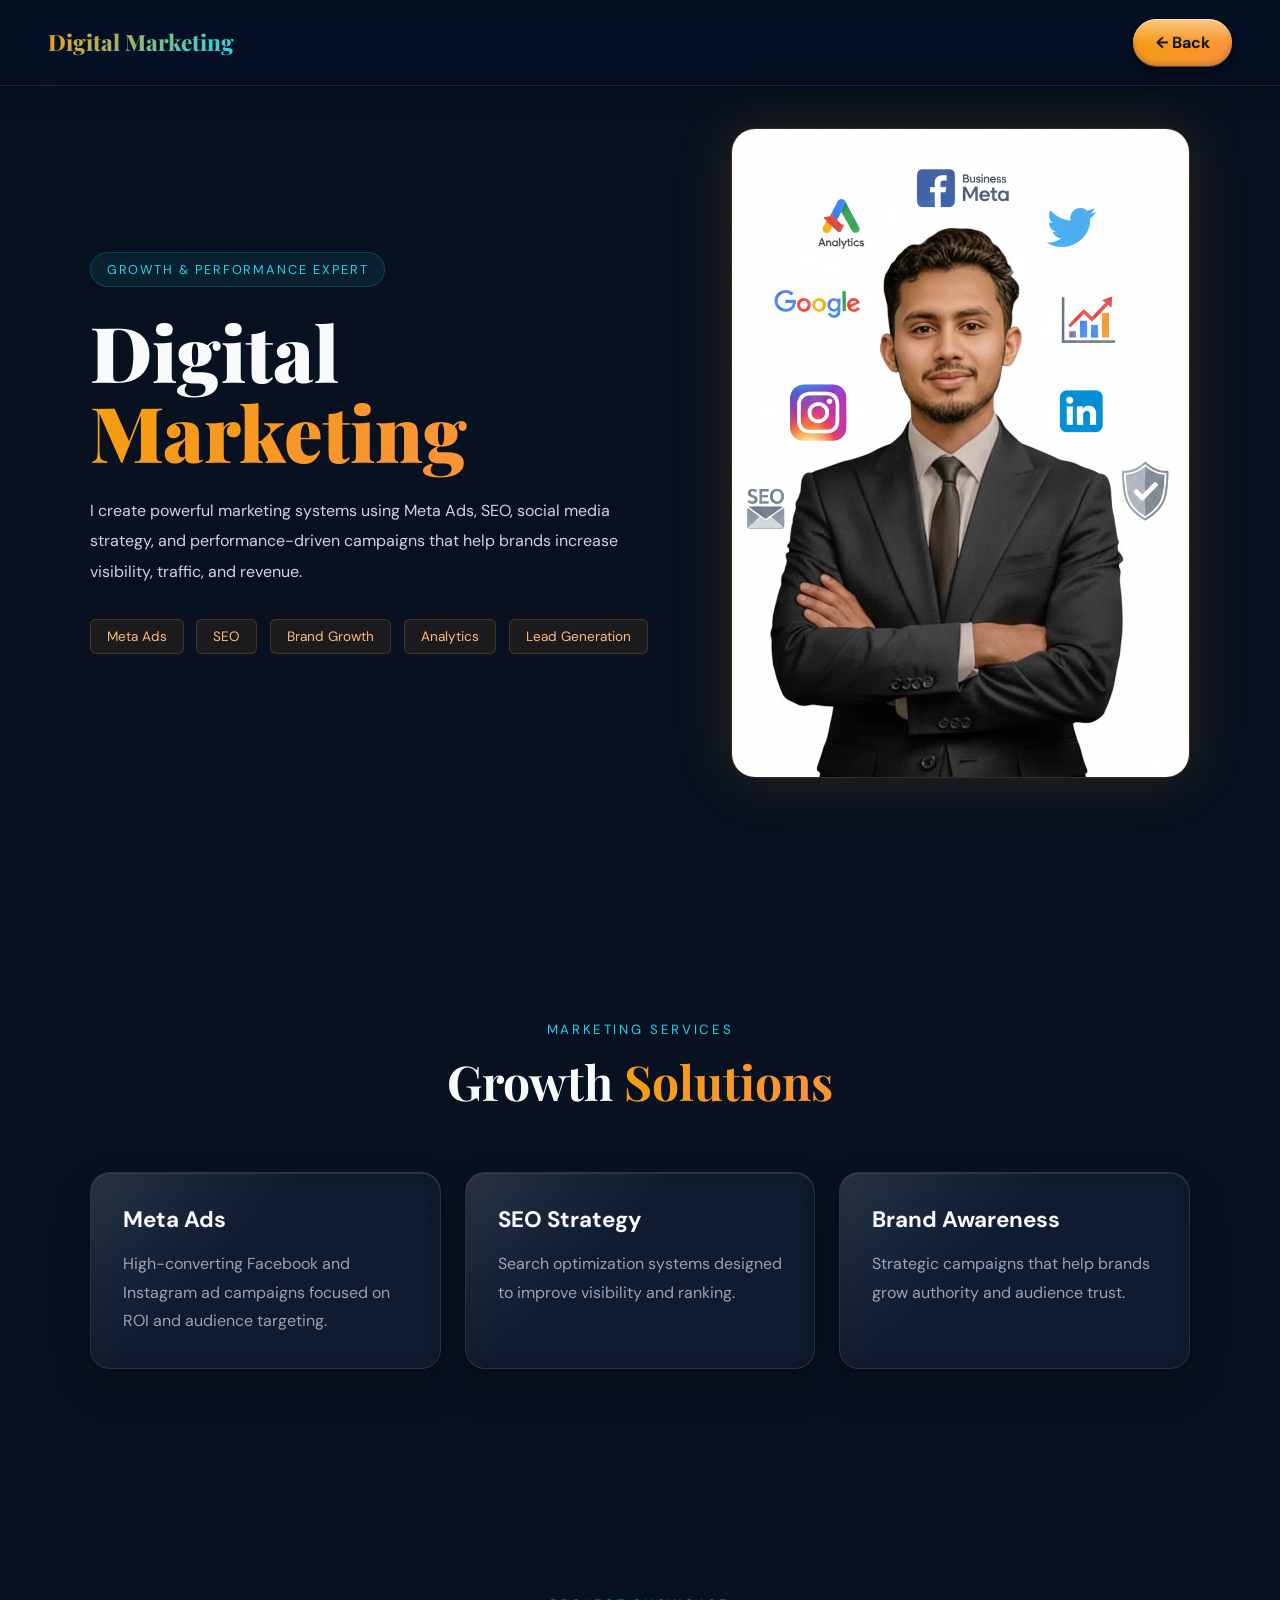
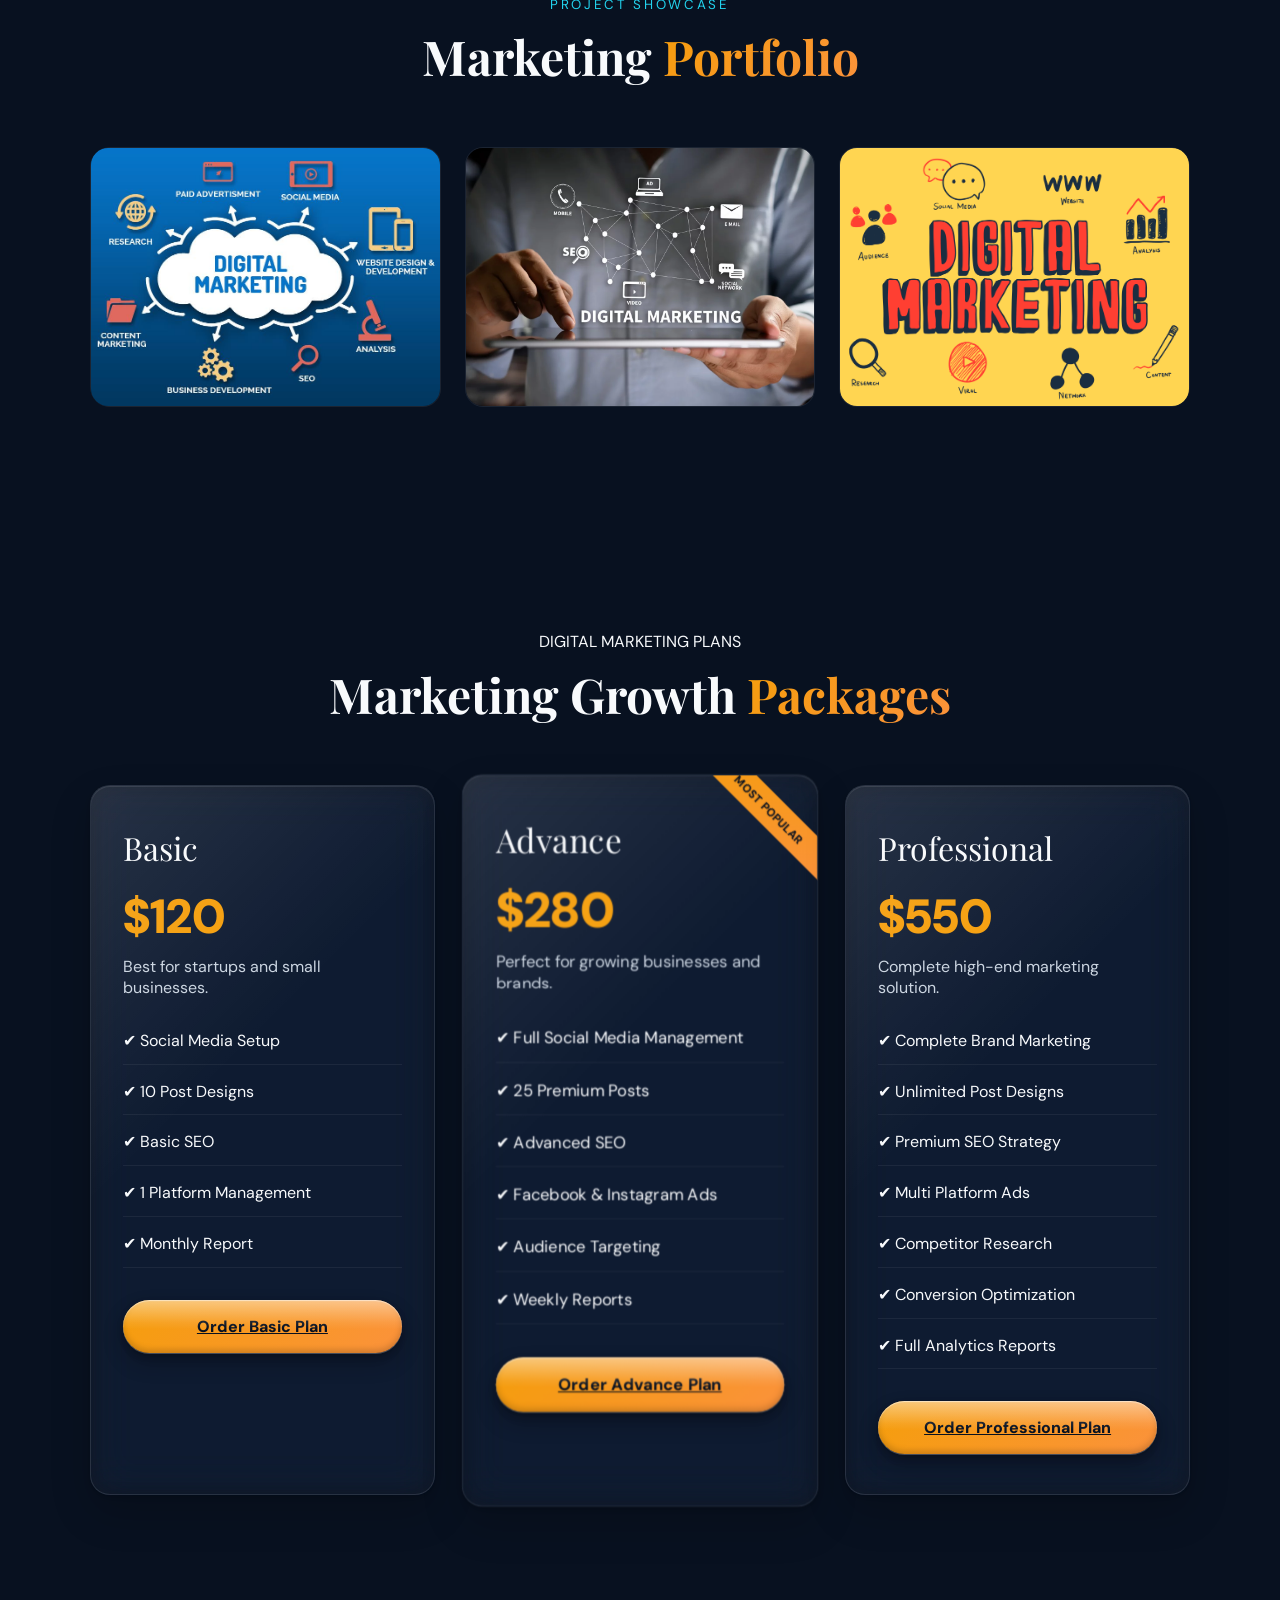
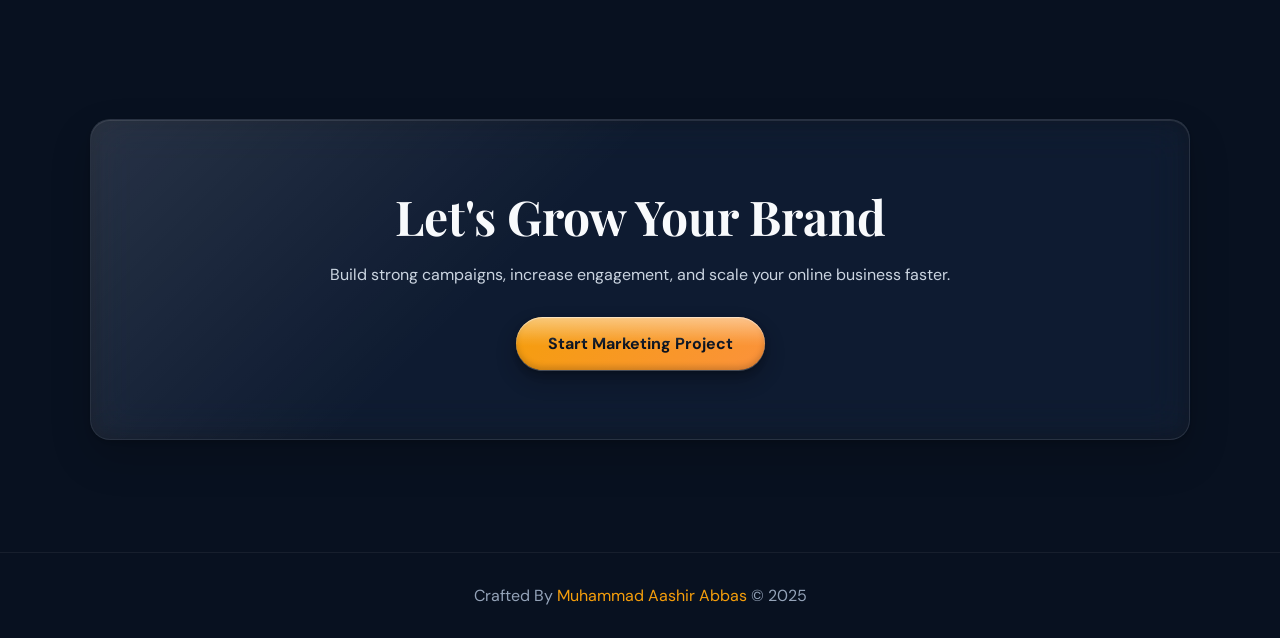
<file: marketing.html>
<!-- ========================= marketing.html ========================= -->
<!DOCTYPE html>
<html lang="en">

<head>
  <meta charset="UTF-8" />
  <meta name="viewport" content="width=device-width, initial-scale=1.0"/>

  <title>Digital Marketing — Muhammad Aashir Abbas</title>
  <link rel="icon" type="image/png" sizes="512x512" href="njnjnjnj.jpeg">

  <link href="https://fonts.googleapis.com/css2?family=Playfair+Display:wght@400;700;900&family=DM+Sans:wght@300;400;500;700&display=swap" rel="stylesheet">

  <style>

    :root{
      --navy:#081120;
      --deep:#0F172A;
      --card:#132238;
      --amber:#F59E0B;
      --orange:#FB923C;
      --cyan:#22D3EE;
      --white:#F8FAFC;
      --silver:#CBD5E1;
      --muted:#94A3B8;
      --font-display:'Playfair Display', serif;
      --font-body:'DM Sans', sans-serif;
    }

    *{
      margin:0;
      padding:0;
      box-sizing:border-box;
    }

    body{
      background:var(--navy);
      color:var(--white);
      font-family:var(--font-body);
      overflow-x:hidden;
    }

    /* NAVBAR */

nav{
  position: fixed;
  top: 0;
  left: 0;
  width: 100%;
  z-index: 1000;

  display: flex;
  justify-content: space-between;
  align-items: center;

  padding: 1.2rem 3rem;

  background: rgba(8,17,32,0.8);

  -webkit-backdrop-filter: blur(18px);
  backdrop-filter: blur(18px);

  border-bottom: 1px solid rgba(34,211,238,0.1);
}

    .logo{
  font-size:1.4rem;
  font-weight:800;

  font-family:var(--font-display);

  background:linear-gradient(
    135deg,
    var(--amber),
    var(--cyan)
  );

  -webkit-background-clip:text;
  background-clip:text;

  -webkit-text-fill-color:transparent;
  color:transparent;
}

.back-btn{
  padding:.8rem 1.4rem;

  border-radius:8px;

  background:linear-gradient(
    135deg,
    var(--amber),
    var(--orange)
  );

  color:#081120;

  text-decoration:none;

  font-weight:700;

  display:inline-flex;
  align-items:center;
  justify-content:center;

  transition:
    transform .3s ease,
    box-shadow .3s ease;
}

.back-btn:hover{
  transform:translateY(-3px);

  box-shadow:
    0 15px 40px rgba(245,158,11,.25);
}

.hero{
  min-height:100vh;

  display:grid;

  grid-template-columns:1.1fr .9fr;

  align-items:center;

  gap:5rem;

  padding:8rem 7%;

  overflow:hidden;
}

.mini{
  display:inline-block;

  padding:.5rem 1rem;

  border-radius:100px;

  background:rgba(34,211,238,.08);

  border:1px solid rgba(34,211,238,.2);

  color:var(--cyan);

  font-size:.8rem;

  letter-spacing:.15em;

  margin-bottom:1.5rem;

  text-transform:uppercase;
}

h1{
  font-size:clamp(3rem,6vw,5rem);

  line-height:1.05;

  font-family:var(--font-display);

  margin-bottom:1.5rem;

  font-weight:900;
}

h1 span{
  background:linear-gradient(
    135deg,
    var(--amber),
    var(--orange)
  );

  -webkit-background-clip:text;
  background-clip:text;

  -webkit-text-fill-color:transparent;
  color:transparent;
}

.hero p{
  color:var(--silver);

  line-height:1.9;

  margin-bottom:2rem;

  max-width:700px;
}

.tags{
  display:flex;

  flex-wrap:wrap;

  gap:.8rem;
}

.tags span{
  padding:.5rem 1rem;

  border-radius:6px;

  background:rgba(245,158,11,.08);

  border:1px solid rgba(245,158,11,.2);

  color:#FDBA74;

  font-size:.85rem;
}

.hero-image img{
  width:100%;

  height:650px;

  object-fit:cover;

  border-radius:24px;

  border:1px solid rgba(245,158,11,.2);

  display:block;

  box-shadow:
    0 0 60px rgba(245,158,11,.15);
}

section{
  padding:7rem 7%;
}

.section-title{
  text-align:center;

  margin-bottom:4rem;
}

.section-title small{
  color:var(--cyan);

  letter-spacing:.2em;

  text-transform:uppercase;
}

.section-title h2{
  font-size:clamp(2.5rem,5vw,3rem);

  margin-top:1rem;

  font-family:var(--font-display);

  line-height:1.1;
}

.section-title h2 span{
  background:linear-gradient(
    135deg,
    var(--amber),
    var(--orange)
  );

  -webkit-background-clip:text;
  background-clip:text;

  -webkit-text-fill-color:transparent;
  color:transparent;
}
    .grid{
      display:grid;
      grid-template-columns:repeat(auto-fit,minmax(280px,1fr));
      gap:1.5rem;
    }

    .card{
      background:rgba(19,34,56,.6);

      border:1px solid rgba(255,255,255,.06);

      border-radius:20px;

      padding:2rem;

      transition:.4s;
    }

    .card:hover{
      transform:translateY(-8px);
      border-color:rgba(245,158,11,.25);
    }

    .card h3{
      margin-bottom:1rem;
      font-size:1.4rem;
    }

    .card p{
      color:var(--muted);
      line-height:1.8;
    }

    .gallery{
      display:grid;
      grid-template-columns:repeat(3,1fr);
      gap:1.5rem;
    }

    .gallery img{
      width:100%;
      height:260px;
      object-fit:cover;

      border-radius:18px;

      border:1px solid rgba(255,255,255,.08);
    }

    .cta{
      text-align:center;
    }

    .cta-box{
      padding:4rem 2rem;

      border-radius:30px;

      background:linear-gradient(135deg,
      rgba(245,158,11,.12),
      rgba(34,211,238,.08));

      border:1px solid rgba(245,158,11,.2);
    }

    .cta-box h2{
      font-size:3rem;
      margin-bottom:1rem;
      font-family:var(--font-display);
    }

    .cta-box p{
      color:var(--silver);
      margin-bottom:2rem;
    }

    .cta-btn{
      display:inline-block;

      padding:1rem 2rem;

      border-radius:10px;

      background:linear-gradient(135deg,var(--amber),var(--orange));

      color:#081120;
      text-decoration:none;
      font-weight:700;
    }

    footer{
      padding:2rem;
      text-align:center;
      color:var(--muted);
      border-top:1px solid rgba(255,255,255,.06);
    }

    footer span{
      color:var(--amber);
    }

    @media(max-width:1000px){

      .hero{
        grid-template-columns:1fr;
      }

      .gallery{
        grid-template-columns:1fr;
      }

      nav{
        padding:1rem 1.5rem;
      }

      section,
      .hero{
        padding-left:1.5rem;
        padding-right:1.5rem;
      }
    }
    /* ================= DIGITAL MARKETING PRICING ================= */

.pricing-section{
  padding:7rem 7%;
}

.pricing-grid{
  display:grid;
  grid-template-columns:repeat(auto-fit,minmax(300px,1fr));
  gap:2rem;
  margin-top:4rem;
}

.pricing-card{
  position:relative;

  background:rgba(19,34,56,.65);

  border:1px solid rgba(255,255,255,.08);

  border-radius:24px;

  padding:2.5rem 2rem;

  transition:.4s;

  overflow:hidden;
}

.pricing-card:hover{
  transform:translateY(-10px);

  border-color:rgba(245,158,11,.35);

  box-shadow:0 25px 60px rgba(245,158,11,.12);
}

.featured-plan{
  border:1px solid rgba(245,158,11,.45);

  transform:scale(1.03);
}

.popular-tag{
  position:absolute;
  top:18px;
  right:-45px;

  background:linear-gradient(135deg,var(--amber),var(--orange));

  color:var(--navy);

  padding:.5rem 3rem;

  font-size:.7rem;
  font-weight:800;

  transform:rotate(45deg);
}

.plan-name{
  font-size:2rem;
  font-family:var(--font-display);
  margin-bottom:1rem;
}

.plan-price{
  font-size:3rem;
  font-weight:900;

  color:var(--amber);

  margin-bottom:.5rem;
}

.plan-desc{
  color:var(--silver);
  margin-bottom:2rem;
}

.plan-features{
  list-style:none;
  margin-bottom:2rem;
}

.plan-features li{
  margin-bottom:1rem;
  color:var(--white);

  border-bottom:1px solid rgba(255,255,255,.06);

  padding-bottom:.8rem;
}

.plan-btn{
  display:block;

  text-align:center;

  padding:1rem;

  border-radius:12px;

  background:linear-gradient(135deg,var(--amber),var(--orange));

  color:var(--navy);

  font-weight:800;

  transition:.3s;
}

.plan-btn:hover{
  transform:translateY(-3px);
}

  </style>
  <link rel="stylesheet" href="theme-glass.css">
</head>

<body>

  <nav>

    <div class="logo">Digital Marketing</div>

    <a href="index.html" class="back-btn">
      ← Back
    </a>

  </nav>

  <section class="hero">

    <div>

      <div class="mini">
        Growth & Performance Expert
      </div>

      <h1>
        Digital <span>Marketing</span>
      </h1>

      <p>
        I create powerful marketing systems using Meta Ads, SEO,
        social media strategy, and performance-driven campaigns
        that help brands increase visibility, traffic, and revenue.
      </p>

      <div class="tags">
        <span>Meta Ads</span>
        <span>SEO</span>
        <span>Brand Growth</span>
        <span>Analytics</span>
        <span>Lead Generation</span>
      </div>

    </div>

    <div class="hero-image">
      <img src="r56.png" alt="">
    </div>

  </section>
  

  <section>

    <div class="section-title">
      <small>MARKETING SERVICES</small>
      <h2>Growth <span>Solutions</span></h2>
    </div>

    <div class="grid">

      <div class="card">
        <h3>Meta Ads</h3>
        <p>
          High-converting Facebook and Instagram ad campaigns
          focused on ROI and audience targeting.
        </p>
      </div>

      <div class="card">
        <h3>SEO Strategy</h3>
        <p>
          Search optimization systems designed to improve
          visibility and ranking.
        </p>
      </div>

      <div class="card">
        <h3>Brand Awareness</h3>
        <p>
          Strategic campaigns that help brands grow authority
          and audience trust.
        </p>
      </div>

    </div>

  </section>

  <section>

    <div class="section-title">
      <small>PROJECT SHOWCASE</small>
      <h2>Marketing <span>Portfolio</span></h2>
    </div>

    <div class="gallery">

      <img src="opop.jpg" alt="" onclick="openImage(this.src)">
      <img src="6767.webp" alt="" onclick="openImage(this.src)">
      <img src="35296.jpg" alt="" onclick="openImage(this.src)">

    </div>

  </section>
  <!-- ================= DIGITAL MARKETING PRICING SECTION ================= -->

<section class="pricing-section">

  <div class="section-title">

    <div class="small">
      DIGITAL MARKETING PLANS
    </div>

    <h2>
      Marketing Growth <span>Packages</span>
    </h2>

  </div>

  <div class="pricing-grid">

    <!-- BASIC -->

    <div class="pricing-card">

      <div class="plan-name">Basic</div>

      <div class="plan-price">$120</div>

      <div class="plan-desc">
        Best for startups and small businesses.
      </div>

      <ul class="plan-features">
        <li>✔ Social Media Setup</li>
        <li>✔ 10 Post Designs</li>
        <li>✔ Basic SEO</li>
        <li>✔ 1 Platform Management</li>
        <li>✔ Monthly Report</li>
      </ul>

      <a href="https://wa.me/923296625497?text=Assalam%20o%20Alikum%20I%20want%20Basic%20Digital%20Marketing%20Plan%20for%20$120"
         target="_blank"
         rel="noopener noreferrer"
         class="plan-btn">

         Order Basic Plan

      </a>

    </div>

    <!-- ADVANCE -->

    <div class="pricing-card featured-plan">

      <div class="popular-tag">
        MOST POPULAR
      </div>

      <div class="plan-name">Advance</div>

      <div class="plan-price">$280</div>

      <div class="plan-desc">
        Perfect for growing businesses and brands.
      </div>

      <ul class="plan-features">
        <li>✔ Full Social Media Management</li>
        <li>✔ 25 Premium Posts</li>
        <li>✔ Advanced SEO</li>
        <li>✔ Facebook & Instagram Ads</li>
        <li>✔ Audience Targeting</li>
        <li>✔ Weekly Reports</li>
      </ul>

      <a href="https://wa.me/923296625497?text=Assalam%20o%20Alikum%20I%20want%20Advance%20Digital%20Marketing%20Plan%20for%20$280"
         target="_blank"
         rel="noopener noreferrer"
         class="plan-btn">

         Order Advance Plan

      </a>

    </div>

    <!-- PROFESSIONAL -->

    <div class="pricing-card">

      <div class="plan-name">Professional</div>

      <div class="plan-price">$550</div>

      <div class="plan-desc">
        Complete high-end marketing solution.
      </div>

      <ul class="plan-features">
        <li>✔ Complete Brand Marketing</li>
        <li>✔ Unlimited Post Designs</li>
        <li>✔ Premium SEO Strategy</li>
        <li>✔ Multi Platform Ads</li>
        <li>✔ Competitor Research</li>
        <li>✔ Conversion Optimization</li>
        <li>✔ Full Analytics Reports</li>
      </ul>

      <a href="https://wa.me/923296625497?text=Assalam%20o%20Alikum%20I%20want%20Professional%20Digital%20Marketing%20Plan%20for%20$550"
         target="_blank"
         rel="noopener noreferrer"
         class="plan-btn">

         Order Professional Plan

      </a>

    </div>

  </div>

</section>

  <section class="cta">

    <div class="cta-box">

      <h2>
        Let's Grow Your Brand
      </h2>

      <p>
        Build strong campaigns, increase engagement,
        and scale your online business faster.
      </p>

      <a href="https://wa.me/923296625497" class="cta-btn">
        Start Marketing Project
      </a>

    </div>

  </section>

  <footer>
    Crafted By <span>Muhammad Aashir Abbas</span> © 2025
  </footer>

</body>
</html>
</file>
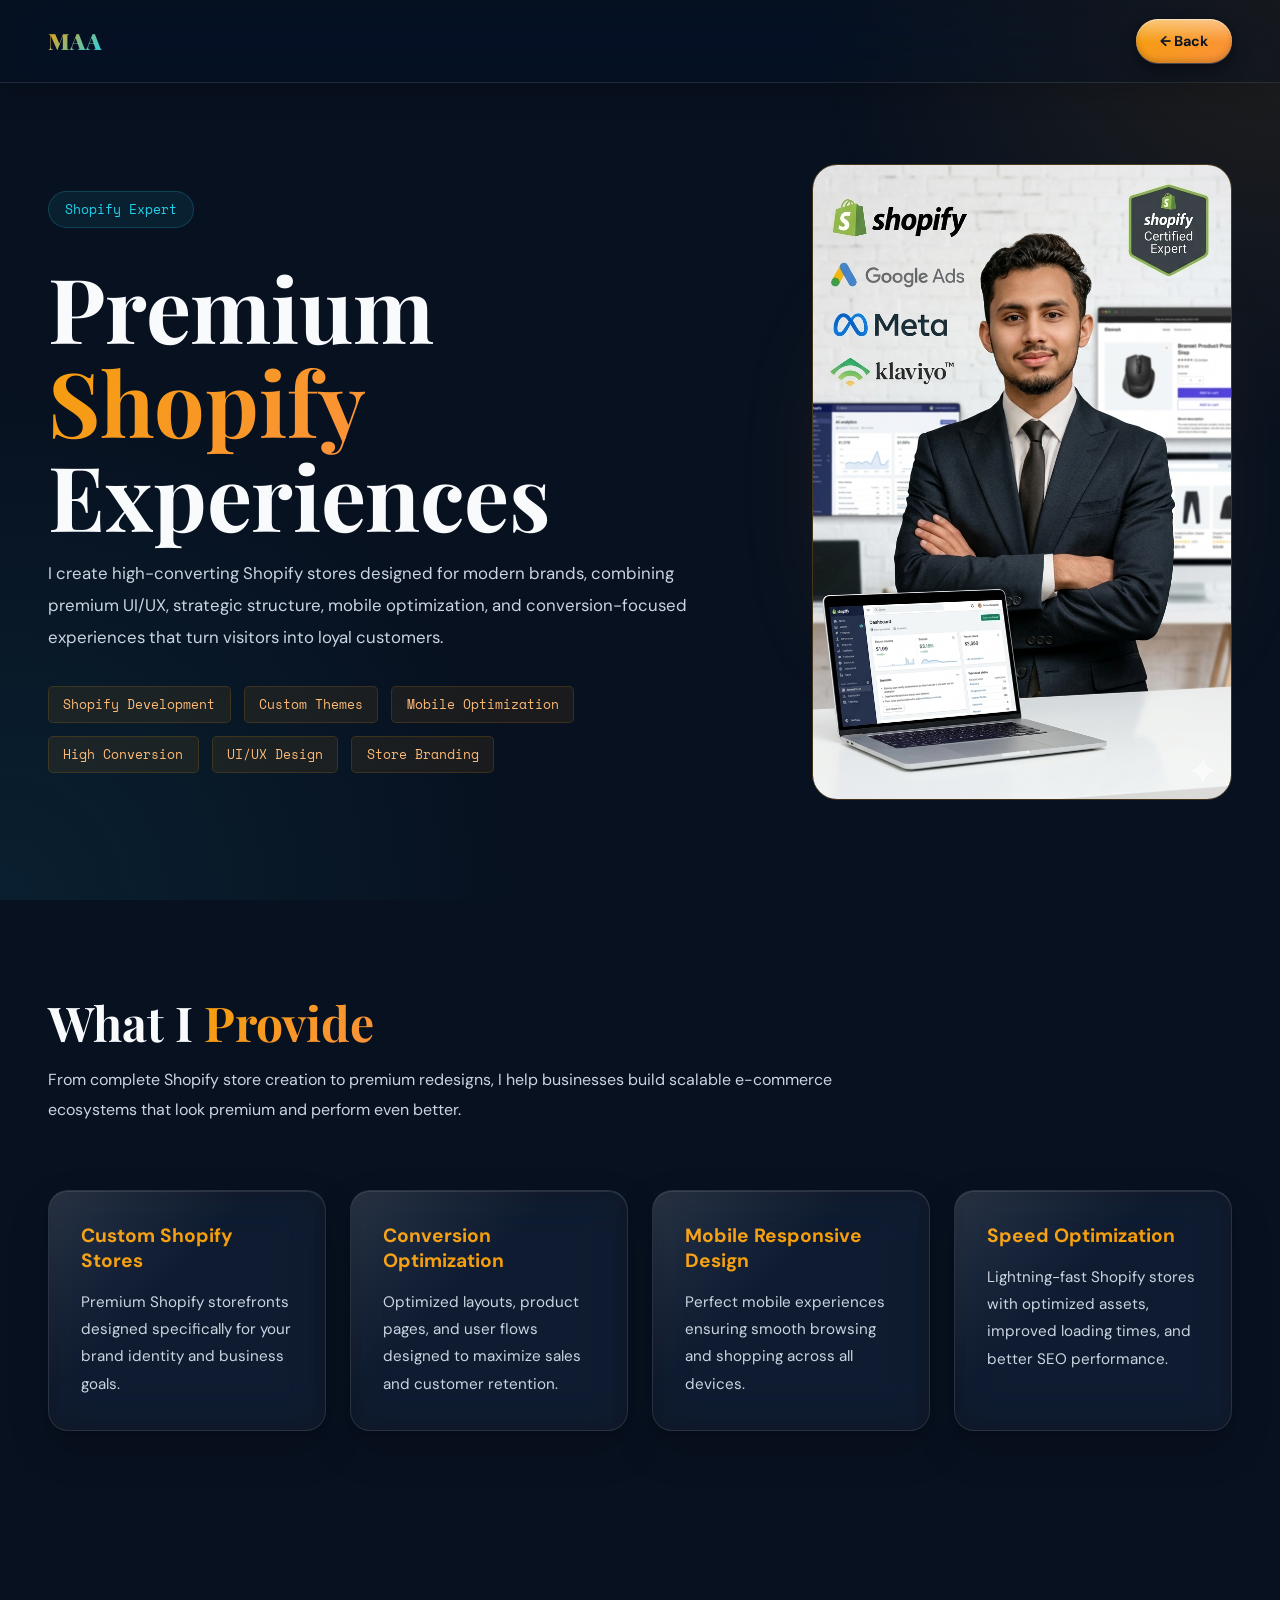
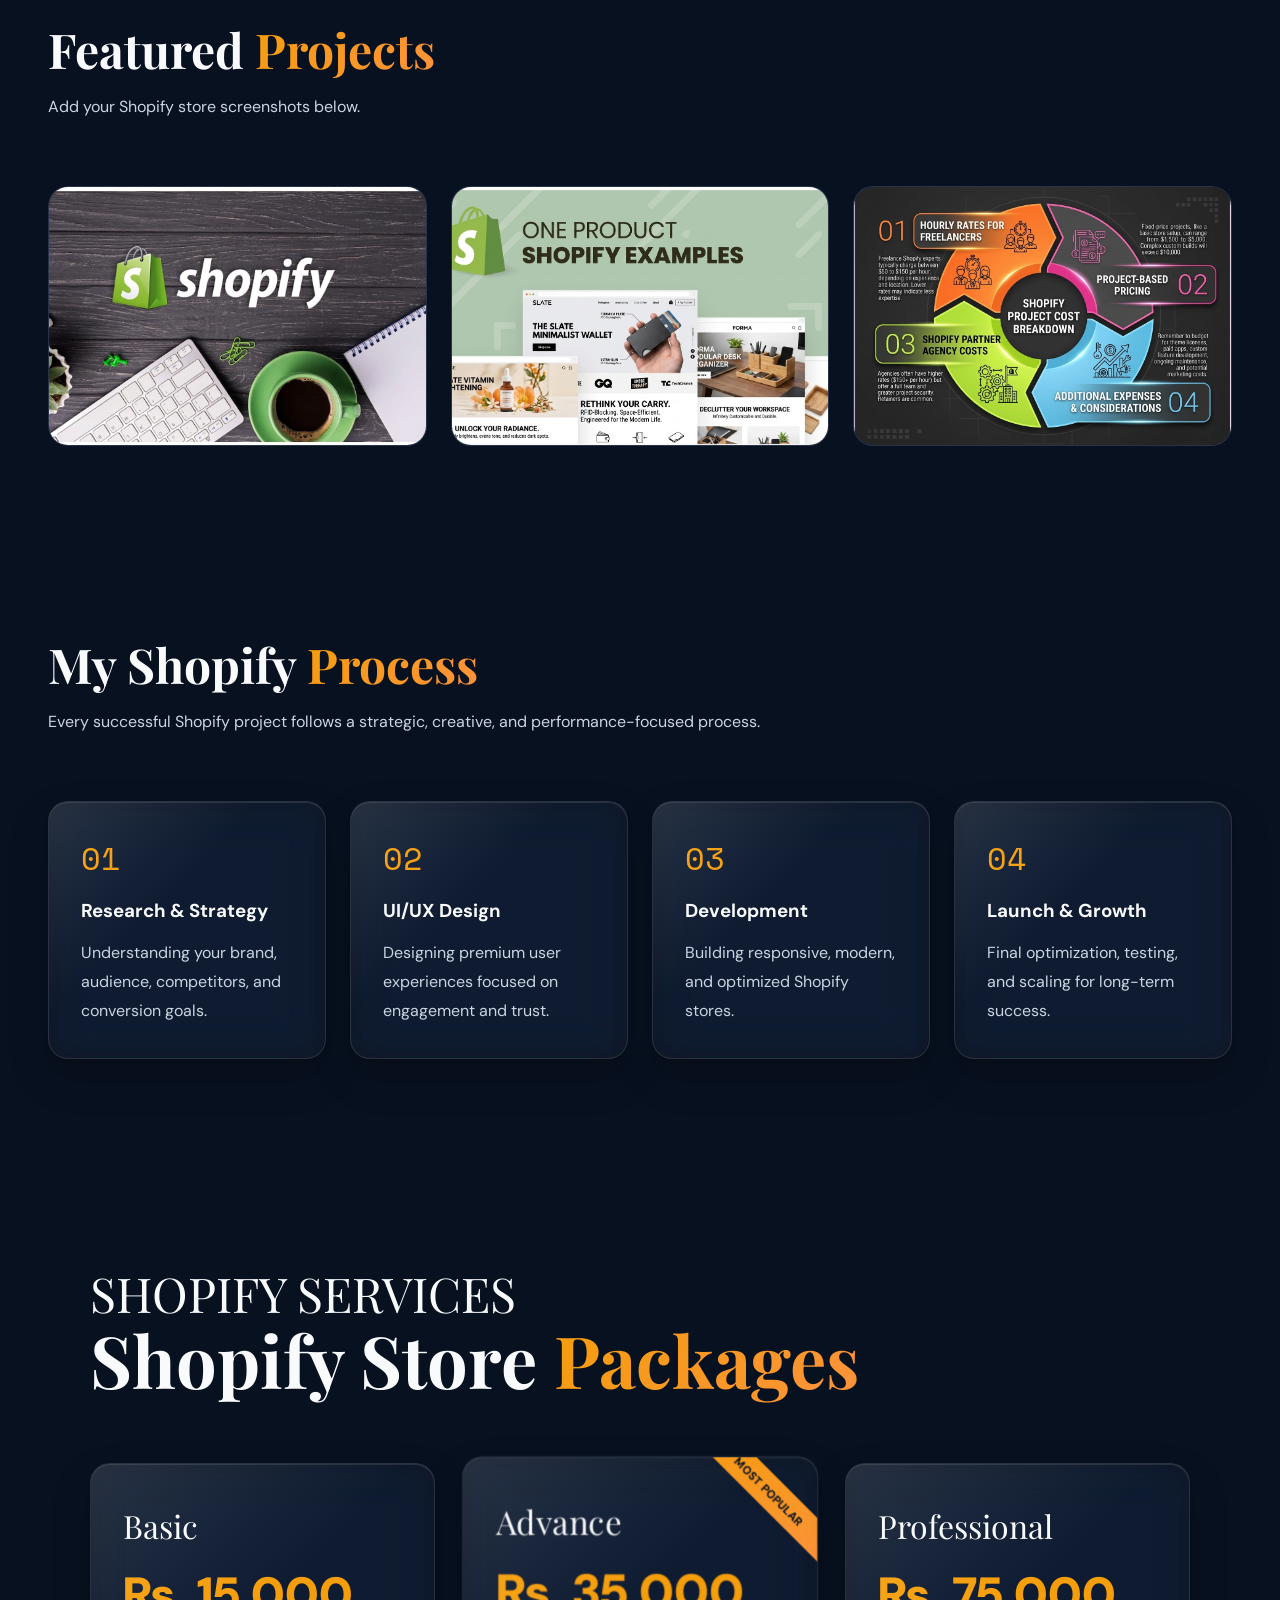
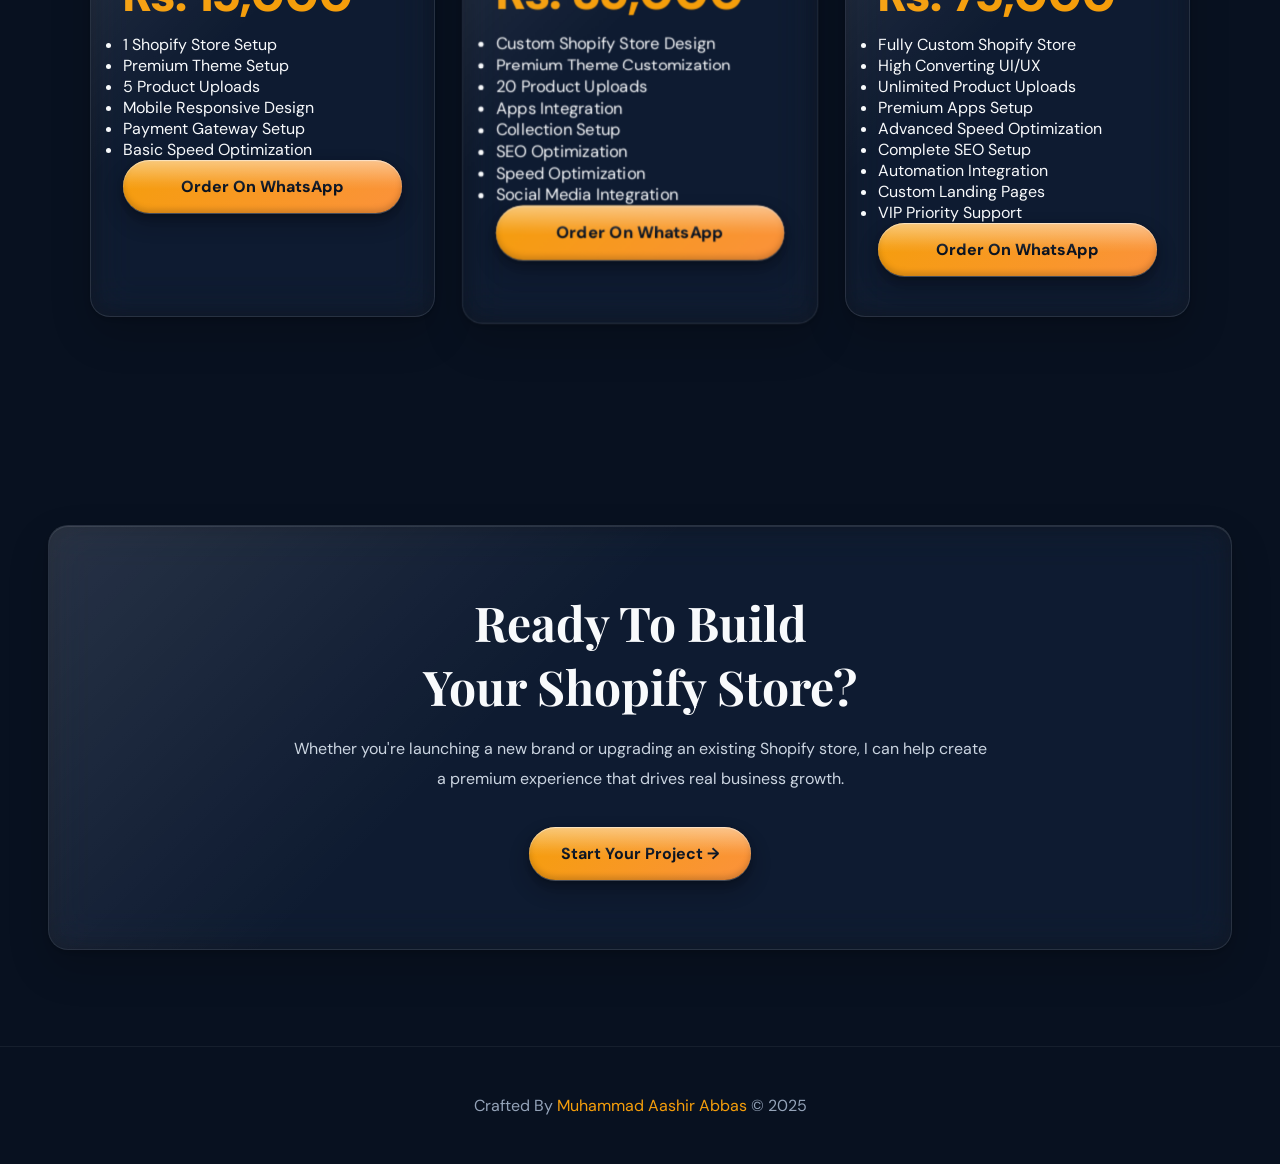
<file: shopify.html>
<!DOCTYPE html>
<html lang="en">

<head>
  <meta charset="UTF-8" />
  <meta name="viewport" content="width=device-width, initial-scale=1.0" />

  <title>Shopify Expert | Muhammad Aashir Abbas</title>
  <link rel="icon" type="image/png" sizes="512x512" href="njnjnjnj.jpeg">

  <!-- GOOGLE FONTS -->
  <link
    href="https://fonts.googleapis.com/css2?family=Playfair+Display:wght@400;700;900&family=DM+Sans:wght@300;400;500;700&family=Space+Mono:wght@400;700&display=swap"
    rel="stylesheet">

  <style>
    :root {
      --navy: #081120;
      --deep: #0F172A;
      --graphite: #132238;
      --slate: #1E293B;

      --amber: #F59E0B;
      --orange: #FB923C;
      --gold: #FDBA74;

      --cyan: #22D3EE;
      --sky: #38BDF8;

      --white: #F8FAFC;
      --silver: #CBD5E1;
      --muted: #94A3B8;

      --font-display: 'Playfair Display', serif;
      --font-body: 'DM Sans', sans-serif;
      --font-mono: 'Space Mono', monospace;
    }

    * {
      margin: 0;
      padding: 0;
      box-sizing: border-box;
    }

    html {
      scroll-behavior: smooth;
    }

    body {
      background: var(--navy);
      color: var(--white);
      font-family: var(--font-body);
      overflow-x: hidden;
    }

    a {
      text-decoration: none;
    }

    /* BACKGROUND EFFECT */

    body::before {
      content: '';
      position: fixed;
      inset: 0;
      background:
        radial-gradient(circle at top right,
          rgba(245, 158, 11, .10),
          transparent 30%),

        radial-gradient(circle at bottom left,
          rgba(34, 211, 238, .08),
          transparent 35%);
      z-index: -1;
    }

    /* NAVBAR */

nav{
  position: fixed;
  top: 0;
  left: 0;
  width: 100%;
  z-index: 1000;

  display: flex;
  justify-content: space-between;
  align-items: center;

  padding: 1.2rem 3rem;

  background: rgba(8,17,32,0.8);

  -webkit-backdrop-filter: blur(18px);
  backdrop-filter: blur(18px);

  border-bottom: 1px solid rgba(34,211,238,0.1);
}

    .logo{
  font-family:var(--font-display);
  font-size:1.4rem;
  font-weight:900;

  background:linear-gradient(
    135deg,
    var(--amber),
    var(--cyan)
  );

  -webkit-background-clip:text;
  background-clip:text;

  -webkit-text-fill-color:transparent;
  color:transparent;
}

.back-btn{
  padding:.8rem 1.5rem;

  border-radius:8px;

  background:linear-gradient(
    135deg,
    var(--amber),
    var(--orange)
  );

  color:var(--navy);

  font-weight:700;
  font-size:.9rem;

  transition:all .3s ease;

  display:inline-flex;
  align-items:center;
  justify-content:center;
}

.back-btn:hover{
  transform:translateY(-3px);
  box-shadow:0 12px 30px rgba(245,158,11,.25);
}

/* HERO */

.hero{
  min-height:100vh;

  padding:8rem 3rem 4rem;

  display:flex;
  align-items:center;

  overflow:hidden;
}

.hero-grid{
  max-width:1300px;
  margin:auto;

  display:grid;
  grid-template-columns:1fr 420px;
  gap:5rem;

  align-items:center;

  width:100%;
}

.hero-badge{
  display:inline-block;

  padding:.5rem 1rem;

  border-radius:100px;

  background:rgba(34,211,238,.08);

  border:1px solid rgba(34,211,238,.2);

  color:var(--cyan);

  font-size:.8rem;

  font-family:var(--font-mono);

  margin-bottom:2rem;
}

.hero-title{
  font-family:var(--font-display);

  font-size:clamp(3rem,7vw,6rem);

  line-height:1.05;

  margin-bottom:1rem;
}

.hero-title span{
  background:linear-gradient(
    135deg,
    var(--amber),
    var(--orange)
  );

  -webkit-background-clip:text;
  background-clip:text;

  -webkit-text-fill-color:transparent;
  color:transparent;
}

.hero-desc{
  color:var(--silver);

  font-size:1.05rem;

  line-height:1.9;

  max-width:700px;

  margin-bottom:2rem;
}

.hero-tags{
  display:flex;
  flex-wrap:wrap;
  gap:.8rem;
}

.tag{
  padding:.5rem .9rem;

  border-radius:5px;

  background:rgba(245,158,11,.08);

  border:1px solid rgba(245,158,11,.15);

  color:var(--gold);

  font-size:.8rem;

  font-family:var(--font-mono);
}

/* RIGHT IMAGE */

.portrait{
  position:relative;
}

.portrait::before{
  content:'';

  position:absolute;
  inset:0;

  background:radial-gradient(
    circle,
    rgba(245,158,11,.2),
    transparent 70%
  );

  filter:blur(40px);

  z-index:-1;
}

.portrait img{
  width:100%;

  border-radius:25px;

  border:1px solid rgba(245,158,11,.25);

  object-fit:cover;

  display:block;
}

/* SECTION */

section{
  padding:6rem 3rem;
}

.container{
  max-width:1250px;
  margin:auto;
}

.section-title{
  font-family:var(--font-display);

  font-size:3rem;

  margin-bottom:1rem;

  line-height:1.1;
}

.section-title span{
  background:linear-gradient(
    135deg,
    var(--amber),
    var(--orange)
  );

  -webkit-background-clip:text;
  background-clip:text;

  -webkit-text-fill-color:transparent;
  color:transparent;
}

    .section-desc {
      color: var(--silver);

      line-height: 1.9;

      margin-bottom: 4rem;

      max-width: 850px;
    }

    /* SERVICES */

    .services-grid {
      display: grid;
      grid-template-columns:
        repeat(auto-fit,
          minmax(250px, 1fr));

      gap: 1.5rem;
    }

    .service-box {
      padding: 2rem;

      border-radius: 18px;

      background:
        rgba(19, 34, 56, .6);

      border:
        1px solid rgba(255, 255, 255, .06);

      transition: .4s;
    }

    .service-box:hover {
      transform: translateY(-6px);

      border-color:
        rgba(245, 158, 11, .3);
    }

    .service-box h3 {
      margin-bottom: 1rem;

      color: var(--amber);

      font-size: 1.2rem;
    }

    .service-box p {
      color: var(--silver);

      line-height: 1.8;

      font-size: .95rem;
    }

    /* LANDSCAPE IMAGE GRID */

    .gallery-grid {
      display: grid;

      grid-template-columns:
        repeat(3, 1fr);

      gap: 1.5rem;
    }

    .gallery-item {
      height: 260px;

      overflow: hidden;

      border-radius: 20px;

      position: relative;

      border:
        1px solid rgba(255, 255, 255, .08);

      background: var(--graphite);
    }

    .gallery-item img {
      width: 100%;
      height: 100%;

      object-fit: cover;

      transition: .5s;
    }

    .gallery-item:hover img {
      transform: scale(1.08);
    }

    /* PROCESS */

    .process-grid {
      display: grid;

      grid-template-columns:
        repeat(auto-fit,
          minmax(250px, 1fr));

      gap: 1.5rem;
    }

    .process-box {
      padding: 2rem;

      border-radius: 20px;

      background:
        rgba(19, 34, 56, .6);

      border:
        1px solid rgba(34, 211, 238, .1);
    }

    .process-number {
      font-size: 2rem;

      font-family: var(--font-mono);

      color: var(--amber);

      margin-bottom: 1rem;
    }

    .process-box h3 {
      margin-bottom: 1rem;
    }

    .process-box p {
      color: var(--silver);

      line-height: 1.8;
    }
    /* ================= DIGITAL MARKETING PRICING ================= */

.pricing-section{
  padding:7rem 7%;
}

.pricing-grid{
  display:grid;
  grid-template-columns:repeat(auto-fit,minmax(300px,1fr));
  gap:2rem;
  margin-top:4rem;
}

.pricing-card{
  position:relative;

  background:rgba(19,34,56,.65);

  border:1px solid rgba(255,255,255,.08);

  border-radius:24px;

  padding:2.5rem 2rem;

  transition:.4s;

  overflow:hidden;
}

.pricing-card:hover{
  transform:translateY(-10px);

  border-color:rgba(245,158,11,.35);

  box-shadow:0 25px 60px rgba(245,158,11,.12);
}

.featured-plan{
  border:1px solid rgba(245,158,11,.45);

  transform:scale(1.03);
}

.popular-tag{
  position:absolute;
  top:18px;
  right:-45px;

  background:linear-gradient(135deg,var(--amber),var(--orange));

  color:var(--navy);

  padding:.5rem 3rem;

  font-size:.7rem;
  font-weight:800;

  transform:rotate(45deg);
}

.plan-name{
  font-size:2rem;
  font-family:var(--font-display);
  margin-bottom:1rem;
}

.plan-price{
  font-size:3rem;
  font-weight:900;

  color:var(--amber);

  margin-bottom:.5rem;
}

.plan-desc{
  color:var(--silver);
  margin-bottom:2rem;
}

.plan-features{
  list-style:none;
  margin-bottom:2rem;
}

.plan-features li{
  margin-bottom:1rem;
  color:var(--white);

  border-bottom:1px solid rgba(255,255,255,.06);

  padding-bottom:.8rem;
}

.plan-btn{
  display:block;

  text-align:center;

  padding:1rem;

  border-radius:12px;

  background:linear-gradient(135deg,var(--amber),var(--orange));

  color:var(--navy);

  font-weight:800;

  transition:.3s;
}

.plan-btn:hover{
  transform:translateY(-3px);
}

    /* CTA */

    .cta-box {
      text-align: center;

      padding: 4rem 2rem;

      border-radius: 30px;

      background:
        linear-gradient(135deg,
          rgba(245, 158, 11, .08),
          rgba(34, 211, 238, .06));

      border:
        1px solid rgba(255, 255, 255, .08);
    }

    .cta-box h2 {
      font-family: var(--font-display);

      font-size: 3rem;

      margin-bottom: 1rem;
    }

    .cta-box p {
      color: var(--silver);

      max-width: 700px;

      margin:
        auto auto 2rem;

      line-height: 1.9;
    }

    .cta-btn {
      display: inline-block;

      padding: 1rem 2rem;

      border-radius: 10px;

      background:
        linear-gradient(135deg,
          var(--amber),
          var(--orange));

      color: var(--navy);

      font-weight: 700;

      transition: .3s;
    }

    .cta-btn:hover {
      transform: translateY(-4px);
    }

    /* FOOTER */

    footer {
      padding: 3rem;

      text-align: center;

      color: var(--muted);

      border-top:
        1px solid rgba(255, 255, 255, .06);
    }

    footer span {
      color: var(--amber);
    }

    /* RESPONSIVE */

    @media(max-width:950px) {

      .hero-grid {
        grid-template-columns: 1fr;
      }

      .gallery-grid {
        grid-template-columns: 1fr;
      }

      nav {
        padding: 1rem 1.5rem;
      }

      section,
      .hero {
        padding-left: 1.5rem;
        padding-right: 1.5rem;
      }

    }
  </style>
  <link rel="stylesheet" href="theme-glass.css">
</head>

<body>

  <!-- NAVBAR -->

  <nav>

    <div class="logo">
      MAA
    </div>

    <a href="index.html" class="back-btn">
      ← Back
    </a>

  </nav>

  <!-- HERO -->

  <section class="hero">

    <div class="hero-grid">

      <!-- LEFT -->

      <div>

        <div class="hero-badge">
          Shopify Expert
        </div>

        <h1 class="hero-title">
          Premium <span>Shopify</span><br>
          Experiences
        </h1>

        <p class="hero-desc">

          I create high-converting Shopify stores designed for modern brands,
          combining premium UI/UX, strategic structure, mobile optimization,
          and conversion-focused experiences that turn visitors into loyal customers.

        </p>

        <div class="hero-tags">

          <div class="tag">Shopify Development</div>

          <div class="tag">Custom Themes</div>

          <div class="tag">Mobile Optimization</div>

          <div class="tag">High Conversion</div>

          <div class="tag">UI/UX Design</div>

          <div class="tag">Store Branding</div>

        </div>

      </div>

      <!-- RIGHT -->

      <div class="portrait">

        <!-- APNI IMAGE YAHAN LAGANA -->

        <img src="Gemini_Generated_Image_4c92z24c92z24c92.png" alt="Shopify Expert">

      </div>

    </div>

  </section>

  <!-- SERVICES -->

  <section>

    <div class="container">

      <h2 class="section-title">
        What I <span>Provide</span>
      </h2>

      <p class="section-desc">

        From complete Shopify store creation to premium redesigns,
        I help businesses build scalable e-commerce ecosystems that
        look premium and perform even better.

      </p>

      <div class="services-grid">

        <div class="service-box">
          <h3>Custom Shopify Stores</h3>

          <p>
            Premium Shopify storefronts designed specifically
            for your brand identity and business goals.
          </p>
        </div>

        <div class="service-box">
          <h3>Conversion Optimization</h3>

          <p>
            Optimized layouts, product pages, and user flows
            designed to maximize sales and customer retention.
          </p>
        </div>

        <div class="service-box">
          <h3>Mobile Responsive Design</h3>

          <p>
            Perfect mobile experiences ensuring smooth browsing
            and shopping across all devices.
          </p>
        </div>

        <div class="service-box">
          <h3>Speed Optimization</h3>

          <p>
            Lightning-fast Shopify stores with optimized assets,
            improved loading times, and better SEO performance.
          </p>
        </div>

      </div>

    </div>

  </section>

  <!-- GALLERY -->

  <section>

    <div class="container">

      <h2 class="section-title">
        Featured <span>Projects</span>
      </h2>

      <p class="section-desc">
        Add your Shopify store screenshots below.
      </p>

      <div class="gallery-grid">

        <div class="gallery-item">

          <!-- IMAGE 1 -->

          <img src="Gemini_Generated_Image_ewwfthewwfthewwf.png" alt="Shopify Project" onclick="openImage(this.src)">

        </div>

        <div class="gallery-item">

          <!-- IMAGE 2 -->

          <img src="Gemini_Generated_Image_9vt7qg9vt7qg9vt7.png" alt="Shopify Project" onclick="openImage(this.src)">

        </div>

        <div class="gallery-item">

          <!-- IMAGE 3 -->

          <img src="Gemini_Generated_Image_werws8werws8werw.png" alt="Shopify Project" onclick="openImage(this.src)">

        </div>

      </div>

    </div>

  </section>

  <!-- PROCESS -->

  <section>

    <div class="container">

      <h2 class="section-title">
        My Shopify <span>Process</span>
      </h2>

      <p class="section-desc">

        Every successful Shopify project follows a strategic,
        creative, and performance-focused process.

      </p>

      <div class="process-grid">

        <div class="process-box">

          <div class="process-number">01</div>

          <h3>Research & Strategy</h3>

          <p>
            Understanding your brand, audience,
            competitors, and conversion goals.
          </p>

        </div>

        <div class="process-box">

          <div class="process-number">02</div>

          <h3>UI/UX Design</h3>

          <p>
            Designing premium user experiences
            focused on engagement and trust.
          </p>

        </div>

        <div class="process-box">

          <div class="process-number">03</div>

          <h3>Development</h3>

          <p>
            Building responsive, modern,
            and optimized Shopify stores.
          </p>

        </div>

        <div class="process-box">

          <div class="process-number">04</div>

          <h3>Launch & Growth</h3>

          <p>
            Final optimization, testing,
            and scaling for long-term success.
          </p>

        </div>

      </div>

    </div>

  </section>
  <!-- SHOPIFY PRICING PLANS -->

<section class="pricing-section">

  <div class="section-title">

    <div class="small">
      SHOPIFY SERVICES
    </div>

    <h2>
      Shopify Store <span>Packages</span>
    </h2>

  </div>

  <div class="pricing-grid">

    <!-- BASIC -->

    <div class="pricing-card">

      <div class="plan-name">
        Basic
      </div>

      <div class="plan-price">
        Rs. 15,000
      </div>

      <ul>

        <li>1 Shopify Store Setup</li>
        <li>Premium Theme Setup</li>
        <li>5 Product Uploads</li>
        <li>Mobile Responsive Design</li>
        <li>Payment Gateway Setup</li>
        <li>Basic Speed Optimization</li>

      </ul>

      <a href="https://wa.me/923296625497?text=Assalam%20o%20Alaikum%20Aashir%20Bhai%2C%20I%20want%20the%20Basic%20Shopify%20Package%20for%20Rs.%2015000"
         target="_blank"
         rel="noopener noreferrer"
         class="plan-btn">

         Order On WhatsApp

      </a>

    </div>





    <!-- ADVANCE -->

    <div class="pricing-card featured-plan">

      <div class="popular-tag">
        MOST POPULAR
      </div>

      <div class="plan-name">
        Advance
      </div>

      <div class="plan-price">
        Rs. 35,000
      </div>

      <ul>

        <li>Custom Shopify Store Design</li>
        <li>Premium Theme Customization</li>
        <li>20 Product Uploads</li>
        <li>Apps Integration</li>
        <li>Collection Setup</li>
        <li>SEO Optimization</li>
        <li>Speed Optimization</li>
        <li>Social Media Integration</li>

      </ul>

      <a href="https://wa.me/923296625497?text=Assalam%20o%20Alaikum%20Aashir%20Bhai%2C%20I%20want%20the%20Advance%20Shopify%20Package%20for%20Rs.%2035000"
         target="_blank"
         rel="noopener noreferrer"
         class="plan-btn">

         Order On WhatsApp

      </a>

    </div>





    <!-- PROFESSIONAL -->

    <div class="pricing-card">

      <div class="plan-name">
        Professional
      </div>

      <div class="plan-price">
        Rs. 75,000
      </div>

      <ul>

        <li>Fully Custom Shopify Store</li>
        <li>High Converting UI/UX</li>
        <li>Unlimited Product Uploads</li>
        <li>Premium Apps Setup</li>
        <li>Advanced Speed Optimization</li>
        <li>Complete SEO Setup</li>
        <li>Automation Integration</li>
        <li>Custom Landing Pages</li>
        <li>VIP Priority Support</li>

      </ul>

      <a href="https://wa.me/923296625497?text=Assalam%20o%20Alaikum%20Aashir%20Bhai%2C%20I%20want%20the%20Professional%20Shopify%20Package%20for%20Rs.%2075000"
         target="_blank"
         rel="noopener noreferrer"
         class="plan-btn">

         Order On WhatsApp

      </a>

    </div>

  </div>

</section>

  <!-- CTA -->

  <section>

    <div class="container">

      <div class="cta-box">

        <h2>
          Ready To Build<br>
          Your Shopify Store?
        </h2>

        <p>

          Whether you're launching a new brand or upgrading
          an existing Shopify store, I can help create a premium
          experience that drives real business growth.

        </p>

        <a href="https://wa.me/923296625497?text=Tell%20Me%20About%20your%20Shopify%20Store%20Services%20%F0%9F%92%95"
   target="_blank"
   rel="noopener noreferrer"
   class="cta-btn">

   Start Your Project →

</a>

  </section>

  <!-- FOOTER -->

  <footer>

    Crafted By
    <span>Muhammad Aashir Abbas</span>
    © 2025

  </footer>

</body>

</html>
</file>
<file: theme-glass.css>
/* ============================================================
   LIQUID GLASS + SKEUOMORPHIC + BENTO + ORGANIC NEUMORPHIC
   Additive theme layer — no colors/fonts/content/logic changed.
   Link this AFTER the page's own <style>/stylesheet.
   ============================================================ */

:root{
  --glass-hl: rgba(255,255,255,.10);
  --glass-hl-soft: rgba(255,255,255,.05);
  --glass-edge: rgba(255,255,255,.10);
  --glass-shadow-1: rgba(0,0,0,.35);
  --glass-shadow-2: rgba(0,0,0,.18);
  --glass-radius: 20px;
  --glass-radius-sm: 14px;
  --glass-ease: cubic-bezier(.22,1,.36,1);
}

/* NAV / HEADER — floating liquid-glass bar */
nav, header:not(.gallery-header){
  background: rgba(8,17,32,.42) !important;
  backdrop-filter: blur(28px) saturate(160%);
  -webkit-backdrop-filter: blur(28px) saturate(160%);
  border-bottom: 1px solid var(--glass-edge);
  box-shadow: 0 8px 30px var(--glass-shadow-2);
}

/* CARDS / BOXES / TILES — bento composition + glass + neumorphic depth */
[class*="card"], [class*="Card"], [class*="-box"], [class*="Box"], [class*="tile"]{
  position: relative;
  background: rgba(255,255,255,.045) !important;
  backdrop-filter: blur(20px) saturate(150%);
  -webkit-backdrop-filter: blur(20px) saturate(150%);
  border: 1px solid var(--glass-edge);
  border-radius: var(--glass-radius);
  box-shadow:
    0 1px 0 var(--glass-hl) inset,
    0 -1px 12px rgba(0,0,0,.15) inset,
    0 18px 40px var(--glass-shadow-2),
    0 2px 6px var(--glass-shadow-2);
  transition: transform .45s var(--glass-ease), box-shadow .45s var(--glass-ease), border-color .45s var(--glass-ease), background .45s var(--glass-ease);
  overflow: hidden;
}
[class*="card"]::before, [class*="Card"]::before, [class*="-box"]::before, [class*="Box"]::before, [class*="tile"]::before{
  content: "";
  position: absolute;
  inset: 0;
  background: linear-gradient(135deg, rgba(255,255,255,.10), rgba(255,255,255,0) 40%);
  pointer-events: none;
}
[class*="card"]:hover, [class*="Card"]:hover, [class*="-box"]:hover, [class*="Box"]:hover, [class*="tile"]:hover{
  transform: translateY(-6px);
  border-color: rgba(255,255,255,.18);
  box-shadow:
    0 1px 0 var(--glass-hl) inset,
    0 -1px 14px rgba(0,0,0,.18) inset,
    0 28px 60px var(--glass-shadow-1),
    0 4px 10px var(--glass-shadow-2);
}

/* BUTTONS — solid glossy skeuomorphic pill (own colors kept, no glass blur) */
button, .btn, [class*="-btn"], [class*="Btn"], a.button, input[type="submit"], input[type="button"]{
  position: relative;
  isolation: isolate;
  border-radius: 999px !important;
  box-shadow:
    inset 0 1px 1px rgba(255,255,255,.55),
    inset 0 -3px 6px rgba(0,0,0,.18),
    0 1px 0 rgba(255,255,255,.25),
    0 10px 20px rgba(0,0,0,.28),
    0 3px 6px rgba(0,0,0,.22);
  transition: transform .2s var(--glass-ease), box-shadow .2s var(--glass-ease), filter .2s var(--glass-ease);
  overflow: hidden;
}
button::before, .btn::before, [class*="-btn"]::before, [class*="Btn"]::before, a.button::before{
  content: "";
  position: absolute;
  inset: 0;
  border-radius: inherit;
  background: linear-gradient(180deg, rgba(255,255,255,.45) 0%, rgba(255,255,255,.08) 42%, rgba(255,255,255,0) 55%);
  pointer-events: none;
  z-index: 1;
}
button:hover, .btn:hover, [class*="-btn"]:hover, [class*="Btn"]:hover, a.button:hover{
  transform: translateY(-2px);
  filter: brightness(1.06);
  box-shadow:
    inset 0 1px 1px rgba(255,255,255,.6),
    inset 0 -3px 6px rgba(0,0,0,.18),
    0 1px 0 rgba(255,255,255,.25),
    0 16px 30px rgba(0,0,0,.32),
    0 4px 8px rgba(0,0,0,.24);
}
button:active, .btn:active, [class*="-btn"]:active, a.button:active{
  transform: translateY(0);
  filter: brightness(.97);
  box-shadow:
    inset 0 2px 6px rgba(0,0,0,.3),
    inset 0 1px 1px rgba(255,255,255,.3),
    0 4px 10px rgba(0,0,0,.2);
}

/* INPUTS / FORMS — glass surface, organic soft corners */
input, textarea, select{
  backdrop-filter: blur(8px);
  -webkit-backdrop-filter: blur(8px);
  border-radius: var(--glass-radius-sm) !important;
  box-shadow: 0 2px 8px rgba(0,0,0,.18) inset, 0 1px 0 var(--glass-hl-soft) inset;
  transition: box-shadow .3s var(--glass-ease), border-color .3s var(--glass-ease);
}
input:focus, textarea:focus, select:focus{
  box-shadow: 0 0 0 3px var(--glass-hl-soft), 0 2px 10px rgba(0,0,0,.2) inset;
}

/* GALLERY / IMAGE FRAMES — glass container only, image itself untouched */
[class*="gallery"], [class*="Gallery"]{
  border-radius: var(--glass-radius);
  overflow: hidden;
}

@media (prefers-reduced-motion: reduce){
  *{ transition: none !important; }
}
</file>
